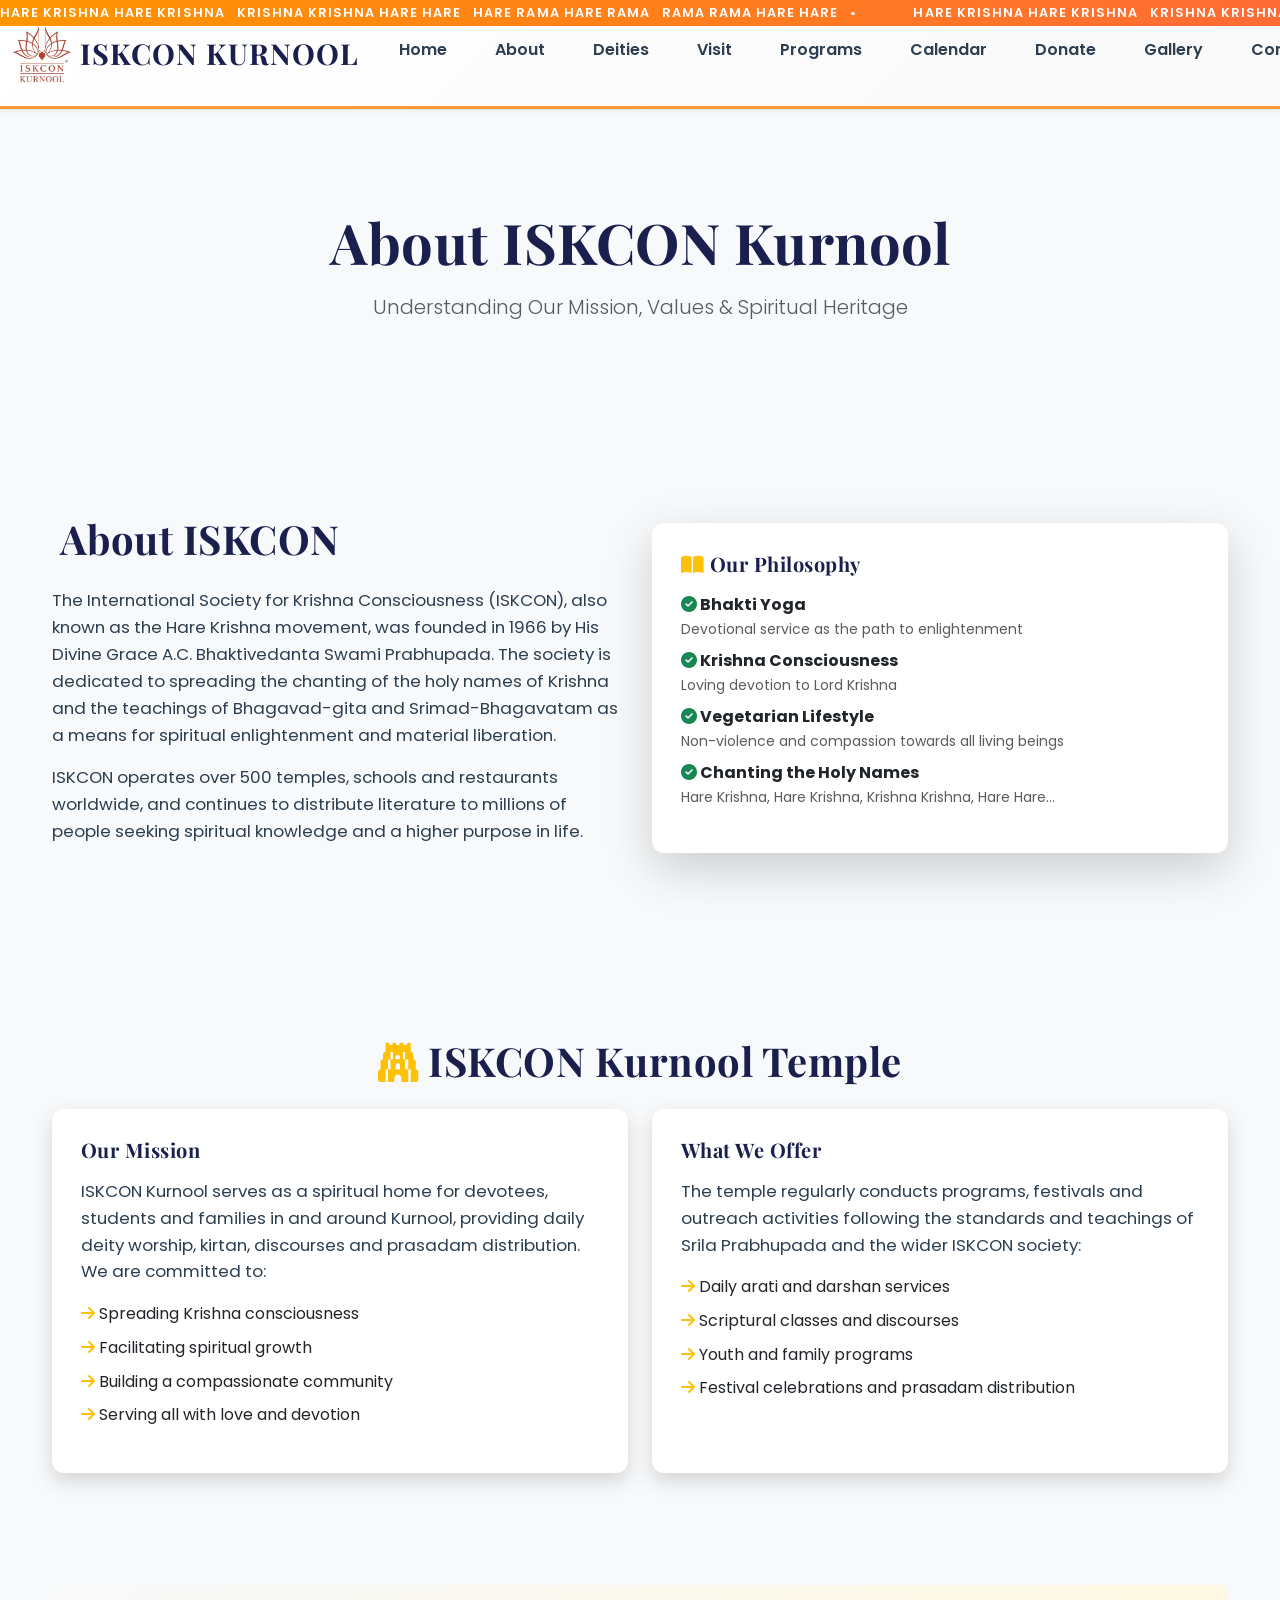
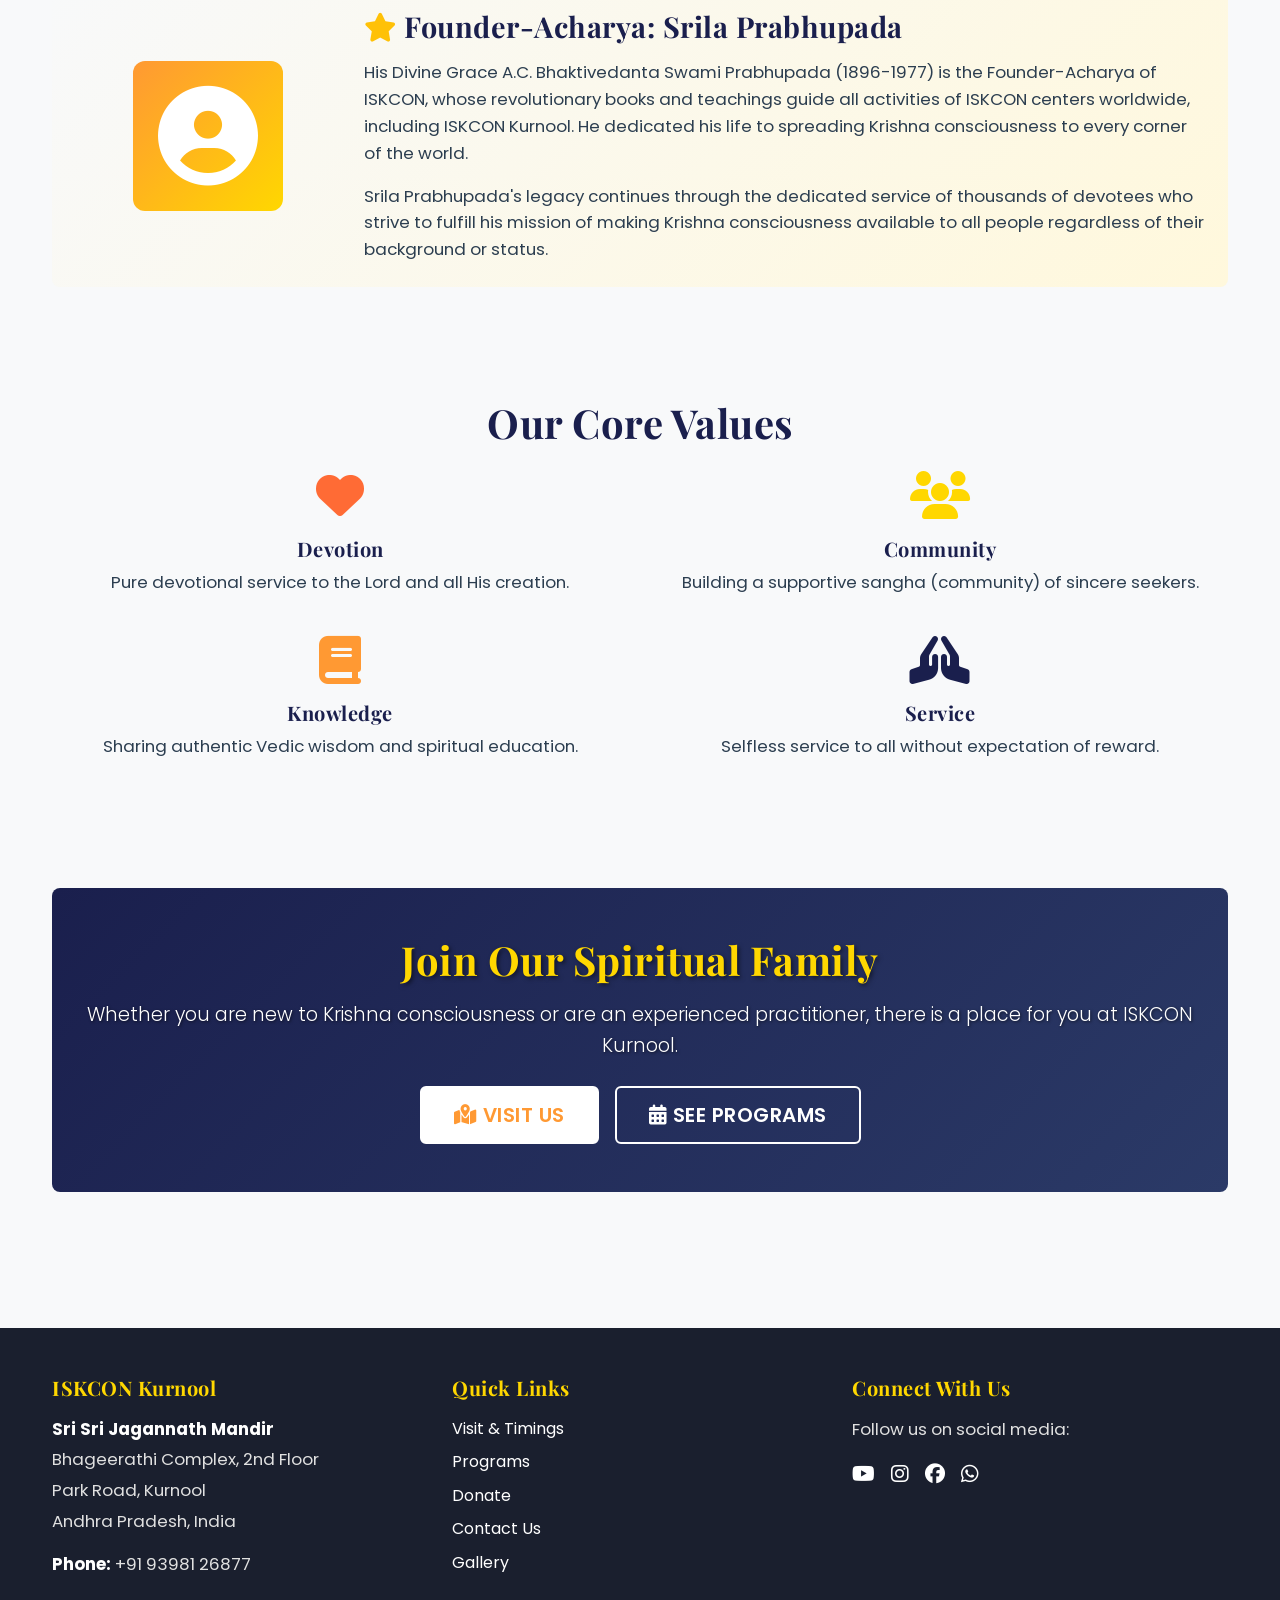
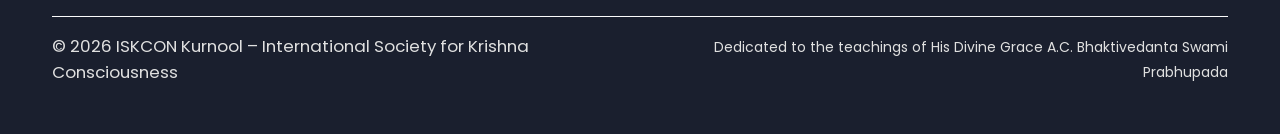
<file: about.html>
<!DOCTYPE html>
<html lang="en">
<head>
  <meta charset="UTF-8" />
  <meta name="viewport" content="width=device-width, initial-scale=1" />
  <title>About | ISKCON Kurnool</title>
  <link href="https://cdn.jsdelivr.net/npm/bootstrap@5.3.3/dist/css/bootstrap.min.css" rel="stylesheet" />
  <link href="https://cdnjs.cloudflare.com/ajax/libs/font-awesome/6.4.0/css/all.min.css" rel="stylesheet" />
  <link rel="stylesheet" href="assets/css/style.css" />
</head>
<body>
  <!-- Mahamantra marquee -->
  <div class="mantra-bar">
    <div class="mantra-track">
      <span>HARE KRISHNA HARE KRISHNA &nbsp; KRISHNA KRISHNA HARE HARE &nbsp; HARE RAMA HARE RAMA &nbsp; RAMA RAMA HARE HARE &nbsp; • &nbsp;</span>
      <span>HARE KRISHNA HARE KRISHNA &nbsp; KRISHNA KRISHNA HARE HARE &nbsp; HARE RAMA HARE RAMA &nbsp; RAMA RAMA HARE HARE &nbsp; • &nbsp;</span>
    </div>
  </div>

    <!-- Navbar -->
  <nav class="navbar navbar-expand-lg navbar-light bg-white shadow-sm fixed-top">
    <div class="container-fluid">
      <a class="navbar-brand fw-bold d-flex align-items-center" href="index.html">
        <img src="assets/images/iskcon_logo.jpeg" alt="ISKCON Kurnool Logo" style="height:60px;width:auto;margin-right:8px;margin-top:4px;display:block;">
        <span data-i18n="nav.brandName">ISKCON KURNOOL</span>
      </a>

      

      <button class="navbar-toggler" type="button" data-bs-toggle="collapse" data-bs-target="#mainNavbar">
        <span class="navbar-toggler-icon"></span>
      </button>

      <div class="collapse navbar-collapse" id="mainNavbar">
        <ul class="navbar-nav ms-auto mb-2 mb-lg-0">
          <li class="nav-item"><a class="nav-link" href="index.html" data-i18n="nav.home">Home</a></li>
          <li class="nav-item"><a class="nav-link" href="about.html" data-i18n="nav.about">About</a></li>
          <li class="nav-item"><a class="nav-link" href="deities.html" data-i18n="nav.deities">Deities</a></li>
          <li class="nav-item"><a class="nav-link" href="visit.html" data-i18n="nav.visit">Visit</a></li>
          <li class="nav-item"><a class="nav-link" href="programs.html" data-i18n="nav.programs">Programs</a></li>
          <li class="nav-item"><a class="nav-link" href="calendar.html" data-i18n="nav.calendar">Calendar</a></li>
          <li class="nav-item"><a class="nav-link" href="donate.html" data-i18n="nav.donate">Donate</a></li>
          <li class="nav-item"><a class="nav-link" href="gallery.html" data-i18n="nav.gallery">Gallery</a></li>
          <li class="nav-item"><a class="nav-link" href="contact.html" data-i18n="nav.contact">Contact</a></li>
          <!-- Language Buttons (Always Visible - Right Side) -->
      <div class="d-none d-lg-flex gap-2 ms-auto me-3">
        <button type="button" class="btn btn-sm btn-warning" onclick="changeLanguage('en')" title="English" style="font-weight: 600;">EN</button>
        <button type="button" class="btn btn-sm btn-warning" onclick="changeLanguage('te')" title="Telugu" style="font-weight: 600;">TE</button>
        <button type="button" class="btn btn-sm btn-warning" onclick="changeLanguage('hi')" title="Hindi" style="font-weight: 600;">HI</button>
      </div>
          <!-- Language Buttons for Mobile (in hamburger menu) -->
          <li class="nav-item d-lg-none mt-2">
            <div class="d-flex gap-2 justify-content-center">
              <button type="button" class="btn btn-sm btn-warning" onclick="changeLanguage('en')" style="font-weight: 600;">EN</button>
              <button type="button" class="btn btn-sm btn-warning" onclick="changeLanguage('te')" style="font-weight: 600;">TE</button>
              <button type="button" class="btn btn-sm btn-warning" onclick="changeLanguage('hi')" style="font-weight: 600;">HI</button>
            </div>
          </li>
        </ul>
      </div>
    </div>
  </nav>



  <main class="py-5">
    <div class="container py-4">
      <!-- Page Title -->
      <section class="mb-5 text-center">
        <h1 class="fw-bold mb-3" data-i18n="about.pageTitle">About ISKCON Kurnool</h1>
        <p class="lead text-muted" data-i18n="about.pageSubtitle">Understanding Our Mission, Values & Spiritual Heritage</p>
      </section>

      <!-- About ISKCON Section -->
      <section class="mb-5">
        <div class="row align-items-center g-4">
          <div class="col-lg-6">
            <h2 class="fw-bold mb-4">
              <i class="fas fa-lotus text-warning"></i> <span data-i18n="about.aboutISKCON">About ISKCON</span>
            </h2>
            <p class="mb-3" data-i18n="about.text1">
              The International Society for Krishna Consciousness (ISKCON), also known as the Hare Krishna movement,
              was founded in 1966 by His Divine Grace A.C. Bhaktivedanta Swami Prabhupada. The society is dedicated
              to spreading the chanting of the holy names of Krishna and the teachings of Bhagavad-gita and
              Srimad-Bhagavatam as a means for spiritual enlightenment and material liberation.
            </p>
            <p class="mb-3" data-i18n="about.text2">
              ISKCON operates over 500 temples, schools and restaurants worldwide, and continues to distribute
              literature to millions of people seeking spiritual knowledge and a higher purpose in life.
            </p>
          </div>
          <div class="col-lg-6">
            <div class="card shadow-lg border-0" style="border-top: 4px solid #FF9933;">
              <div class="card-body">
                <h5 class="card-title fw-bold mb-3">
                  <i class="fas fa-book-open text-warning"></i> <span data-i18n="about.ourPhilosophy">Our Philosophy</span>
                </h5>
                <ul class="list-unstyled">
                  <li class="mb-2">
                    <strong><i class="fas fa-check-circle text-success"></i> <span data-i18n="about.bhaktiYoga">Bhakti Yoga</span></strong>
                    <small class="d-block text-muted" data-i18n="about.bhaktiYogaDesc">Devotional service as the path to enlightenment</small>
                  </li>
                  <li class="mb-2">
                    <strong><i class="fas fa-check-circle text-success"></i> <span data-i18n="about.krishnaConsciousness">Krishna Consciousness</span></strong>
                    <small class="d-block text-muted" data-i18n="about.krishnaConsciousnessDesc">Loving devotion to Lord Krishna</small>
                  </li>
                  <li class="mb-2">
                    <strong><i class="fas fa-check-circle text-success"></i> <span data-i18n="about.vegetarian">Vegetarian Lifestyle</span></strong>
                    <small class="d-block text-muted" data-i18n="about.vegetarianDesc">Non-violence and compassion towards all living beings</small>
                  </li>
                  <li>
                    <strong><i class="fas fa-check-circle text-success"></i> <span data-i18n="about.chanting">Chanting the Holy Names</span></strong>
                    <small class="d-block text-muted" data-i18n="about.chantingDesc">Hare Krishna, Hare Krishna, Krishna Krishna, Hare Hare...</small>
                  </li>
                </ul>
              </div>
            </div>
          </div>
        </div>
      </section>
      <!-- ISKCON Kurnool Section -->
      <section class="mb-5">
        <h2 class="fw-bold mb-4 text-center">
          <i class="fas fa-gopuram text-warning"></i> <span data-i18n="about.iskconKurnoolTemple">ISKCON Kurnool Temple</span>
        </h2>
        <div class="row g-4">
          <div class="col-lg-6">
            <div class="card h-100 shadow-md border-0">
              <div class="card-body">
                <h5 class="card-title fw-bold mb-3" data-i18n="about.ourMission">Our Mission</h5>
                <p class="mb-3" data-i18n="about.missionText">
                  ISKCON Kurnool serves as a spiritual home for devotees, students and families in and around Kurnool,
                  providing daily deity worship, kirtan, discourses and prasadam distribution. We are committed to:
                </p>
                <ul class="list-unstyled">
                  <li class="mb-2"><i class="fas fa-arrow-right text-warning"></i> <span data-i18n="about.mission1">Spreading Krishna consciousness</span></li>
                  <li class="mb-2"><i class="fas fa-arrow-right text-warning"></i> <span data-i18n="about.mission2">Facilitating spiritual growth</span></li>
                  <li class="mb-2"><i class="fas fa-arrow-right text-warning"></i> <span data-i18n="about.mission3">Building a compassionate community</span></li>
                  <li><i class="fas fa-arrow-right text-warning"></i> <span data-i18n="about.mission4">Serving all with love and devotion</span></li>
                </ul>
              </div>
            </div>
          </div>
          <div class="col-lg-6">
            <div class="card h-100 shadow-md border-0">
              <div class="card-body">
                <h5 class="card-title fw-bold mb-3" data-i18n="about.whatWeOffer">What We Offer</h5>
                <p class="mb-3" data-i18n="about.offerText">
                  The temple regularly conducts programs, festivals and outreach activities following the standards
                  and teachings of Srila Prabhupada and the wider ISKCON society:
                </p>
                <ul class="list-unstyled">
                  <li class="mb-2"><i class="fas fa-arrow-right text-warning"></i> <span data-i18n="about.offer1">Daily arati and darshan services</span></li>
                  <li class="mb-2"><i class="fas fa-arrow-right text-warning"></i> <span data-i18n="about.offer2">Scriptural classes and discourses</span></li>
                  <li class="mb-2"><i class="fas fa-arrow-right text-warning"></i> <span data-i18n="about.offer3">Youth and family programs</span></li>
                  <li><i class="fas fa-arrow-right text-warning"></i> <span data-i18n="about.offer4">Festival celebrations and prasadam distribution</span></li>
                </ul>
              </div>
            </div>
          </div>
        </div>
      </section>
      <!-- Founder-Acharya Section -->
      <section class="py-4 px-4 bg-light rounded-3 mb-5">
        <div class="row align-items-center g-4">
          <div class="col-lg-3 text-center">
            <div style="width: 150px; height: 150px; margin: 0 auto; background: linear-gradient(135deg, #FF9933, #FFD700); border-radius: 12px; display: flex; align-items: center; justify-content: center;">
              <i class="fas fa-user-circle" style="font-size: 100px; color: white;"></i>
            </div>
          </div>
          <div class="col-lg-9">
            <h3 class="fw-bold mb-3">
              <i class="fas fa-star text-warning"></i> <span data-i18n="about.founderAcharya">Founder-Acharya: Srila Prabhupada</span>
            </h3>
            <p class="mb-3" data-i18n="about.prabhuppadaBio">
              His Divine Grace A.C. Bhaktivedanta Swami Prabhupada (1896-1977) is the Founder-Acharya of ISKCON,
              whose revolutionary books and teachings guide all activities of ISKCON centers worldwide, including
              ISKCON Kurnool. He dedicated his life to spreading Krishna consciousness to every corner of the world.
            </p>
            <p class="mb-0" data-i18n="about.prabhupadaLegacy">
              Srila Prabhupada's legacy continues through the dedicated service of thousands of devotees who strive
              to fulfill his mission of making Krishna consciousness available to all people regardless of their
              background or status.
            </p>
          </div>
        </div>
      </section>

      <!-- Values Section -->
     <section class="mb-5">
  <h2 class="fw-bold mb-4 text-center" data-i18n="about.coreValues">Our Core Values</h2>
  <div class="row g-4">
    <div class="col-md-6">  <!-- CHANGED TO col-md-6 -->
      <div class="text-center">
        <div class="mb-3">
          <i class="fas fa-heart" style="font-size: 3rem; color: #FF6B35;"></i>
        </div>
        <h5 class="fw-bold" data-i18n="about.value1Title">Devotion</h5>
        <p data-i18n="about.value1Desc">Pure devotional service to the Lord and all His creation.</p>
      </div>
    </div>

    <div class="col-md-6">  <!-- CHANGED TO col-md-6 -->
      <div class="text-center">
        <div class="mb-3">
          <i class="fas fa-users" style="font-size: 3rem; color: #FFD700;"></i>
        </div>
        <h5 class="fw-bold" data-i18n="about.value2Title">Community</h5>
        <p data-i18n="about.value2Desc">Building a supportive sangha (community) of sincere seekers.</p>
      </div>
    </div>

    <div class="col-md-6">  <!-- CHANGED TO col-md-6 -->
      <div class="text-center">
        <div class="mb-3">
          <i class="fas fa-book" style="font-size: 3rem; color: #FF9933;"></i>
        </div>
        <h5 class="fw-bold" data-i18n="about.value3Title">Knowledge</h5>
        <p data-i18n="about.value3Desc">Sharing authentic Vedic wisdom and spiritual education.</p>
      </div>
    </div>

    <div class="col-md-6">  <!-- CHANGED TO col-md-6 -->
      <div class="text-center">
        <div class="mb-3">
          <i class="fas fa-hands-praying" style="font-size: 3rem; color: #1a1f4d;"></i>
        </div>
        <h5 class="fw-bold" data-i18n="about.value4Title">Service</h5>
        <p data-i18n="about.value4Desc">Selfless service to all without expectation of reward.</p>
      </div>
    </div>
  </div>
</section>


      <!-- Call to Action -->
<section class="py-5 rounded-3 text-center" style="background: linear-gradient(135deg, #1a1f4d 0%, #2b3a67 100%);">
  <h2 class="fw-bold mb-3" style="color: #FFD700; text-shadow: 2px 2px 4px rgba(0,0,0,0.5);" data-i18n="about.ctaTitle">Join Our Spiritual Family</h2>
  <p class="mb-4 lead" style="color: #ffffff; text-shadow: 1px 1px 3px rgba(0,0,0,0.6); font-size: 1.2rem;" data-i18n="about.ctaText">
    Whether you are new to Krishna consciousness or an experienced practitioner, there is a place for you at ISKCON Kurnool.
  </p>
        <div class="d-flex gap-3 justify-content-center flex-wrap">
          <a href="visit.html" class="btn btn-light btn-lg">
            <i class="fas fa-map-location-dot"></i> <span data-i18n="about.ctaVisitBtn">Visit Us</span>
          </a>
          <a href="programs.html" class="btn btn-outline-light btn-lg">
            <i class="fas fa-calendar-days"></i> <span data-i18n="about.ctaProgramsBtn">See Programs</span>
          </a>
        </div>
      </section>
    </div>
  </main>
  <!-- Footer -->
  <footer class="py-5 bg-dark text-light">
    <div class="container">
      <div class="row g-4 mb-4">
        <div class="col-md-4">
          <h5 class="fw-bold mb-3" data-i18n="footer.title">ISKCON Kurnool</h5>
          <p class="mb-1"><strong data-i18n="footer.subtitle">Sri Sri Jagannath Mandir</strong></p>
          <p class="mb-1" data-i18n="footer.address1">Bhageerathi Complex, 2nd Floor</p>
          <p class="mb-1" data-i18n="footer.address2">Park Road, Kurnool</p>
          <p class="mb-3" data-i18n="footer.address3">Andhra Pradesh, India</p>
          <p class="mb-0"><strong data-i18n="footer.phoneLabel">Phone:</strong> +91 93981 26877</p>
        </div>
        <div class="col-md-4">
          <h5 class="fw-bold mb-3" data-i18n="footer.quickLinks">Quick Links</h5>
          <ul class="list-unstyled">
            <li class="mb-2"><a href="visit.html" class="text-decoration-none text-light" data-i18n="footer.link1">Visit & Timings</a></li>
            <li class="mb-2"><a href="programs.html" class="text-decoration-none text-light" data-i18n="footer.link2">Programs</a></li>
            <li class="mb-2"><a href="donate.html" class="text-decoration-none text-light" data-i18n="footer.link3">Donate</a></li>
            <li class="mb-2"><a href="contact.html" class="text-decoration-none text-light" data-i18n="footer.link4">Contact Us</a></li>
            <li><a href="gallery.html" class="text-decoration-none text-light" data-i18n="footer.link5">Gallery</a></li>
          </ul>
        </div>
        <div class="col-md-4">
          <h5 class="fw-bold mb-3" data-i18n="footer.connect">Connect With Us</h5>
          <p class="mb-3" data-i18n="footer.followText">Follow us on social media:</p>
          <div class="d-flex gap-3">
            <a href="https://www.youtube.com/@iskconkurnool" class="text-light fs-5" title="YouTube" target="_blank" rel="noopener noreferrer"><i class="fab fa-youtube"></i></a>
            <a href="https://www.instagram.com/iskcon_kurnool/" class="text-light fs-5" title="Instagram" target="_blank" rel="noopener noreferrer"><i class="fab fa-instagram"></i></a>
            <a href="https://www.facebook.com/IskconKurnool" class="text-light fs-5" title="Facebook" target="_blank" rel="noopener noreferrer"><i class="fab fa-facebook"></i></a>
            <a href="https://wa.me/919398126877" class="text-light fs-5" title="WhatsApp" target="_blank" rel="noopener noreferrer"><i class="fab fa-whatsapp"></i></a>
          </div>
        </div>
      </div>
      <hr class="bg-light">
      <div class="row align-items-center">
        <div class="col-md-6">
          <p class="mb-0" data-i18n="footer.copyright">© <span id="year"></span> ISKCON Kurnool – International Society for Krishna Consciousness</p>
        </div>
        <div class="col-md-6 text-md-end">
          <small data-i18n="footer.dedication">Dedicated to the teachings of His Divine Grace A.C. Bhaktivedanta Swami Prabhupada</small>
        </div>
      </div>
    </div>
  </footer>
  <script src="https://cdn.jsdelivr.net/npm/bootstrap@5.3.3/dist/js/bootstrap.bundle.min.js"></script>
  <script>
    document.getElementById('year').textContent = new Date().getFullYear();
  </script>

  <!-- Multilingual Translation Script -->
  <script>
    const defaultLang = 'en';
    let translationsCache = {};

    async function loadTranslations(lang) {
      try {
        console.log('Loading language:', lang);
        
        if (translationsCache[lang]) {
          applyTranslations(translationsCache[lang]);
          localStorage.setItem('lang', lang);
          console.log('Translations applied from cache:', lang);
          return;
        }

        const response = await fetch(`assets/lang/${lang}.json`);
        
        if (!response.ok) {
          console.error(`Failed to load ${lang}.json - Status: ${response.status}`);
          alert(`Language file not found: assets/lang/${lang}.json`);
          return;
        }

        const translations = await response.json();
        translationsCache[lang] = translations;
        
        applyTranslations(translations);
        localStorage.setItem('lang', lang);
        
        console.log(`✅ Successfully loaded and applied ${lang} translations`);
      } catch (e) {
        console.error('Translation load error:', e);
        alert('Error loading translations. Check console for details.');
      }
    }

    function applyTranslations(translations) {
      document.querySelectorAll('[data-i18n]').forEach(el => {
        const key = el.getAttribute('data-i18n');
        const text = translations[key];
        
        if (!text) {
          console.warn(`Missing translation key: ${key}`);
          return;
        }

        const tag = el.tagName.toLowerCase();
        if (tag === 'input' || tag === 'textarea') {
          el.placeholder = text;
        } else {
          el.textContent = text;
        }
      });
    }

    function changeLanguage(lang) {
      console.log('changeLanguage called with:', lang);
      loadTranslations(lang);
    }

    document.addEventListener('DOMContentLoaded', () => {
      const saved = localStorage.getItem('lang') || defaultLang;
      console.log('Page loaded. Saved language:', saved);
      loadTranslations(saved);
    });
  </script>
</body>
</html>
</file>
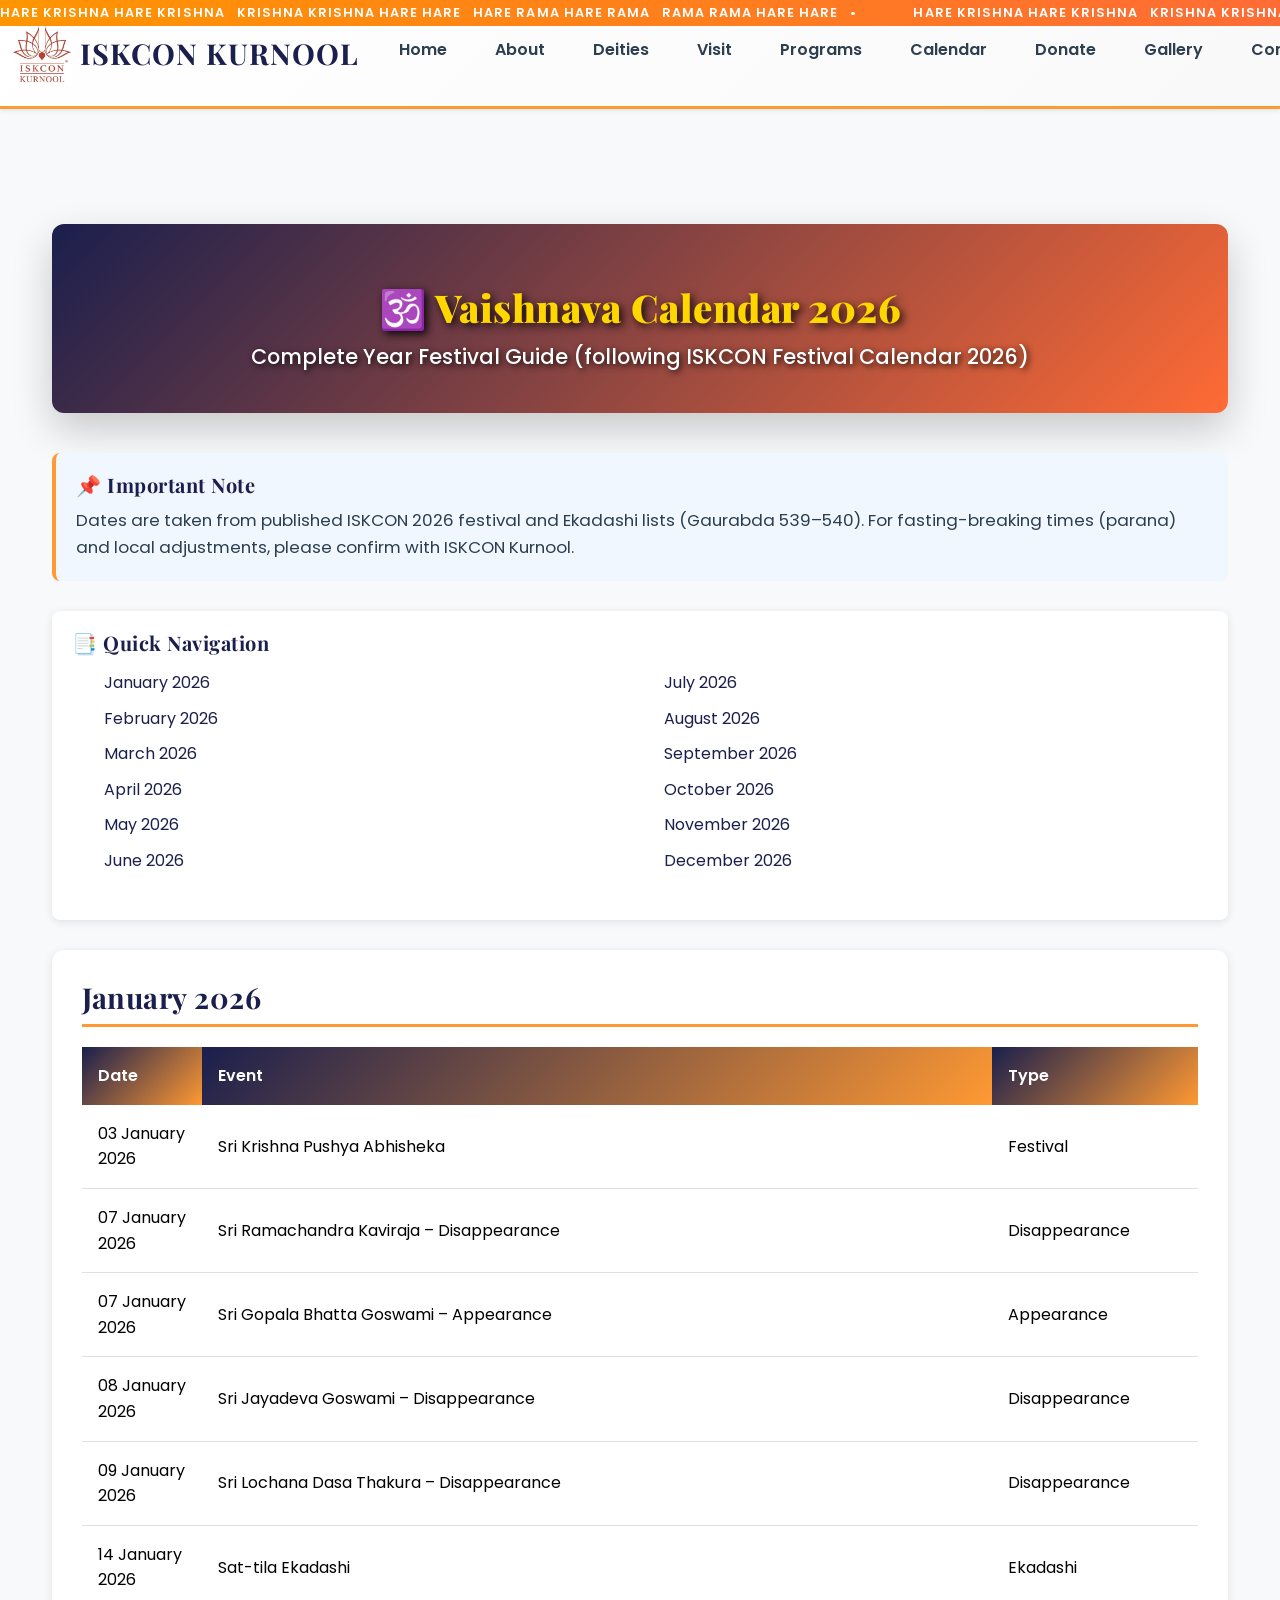
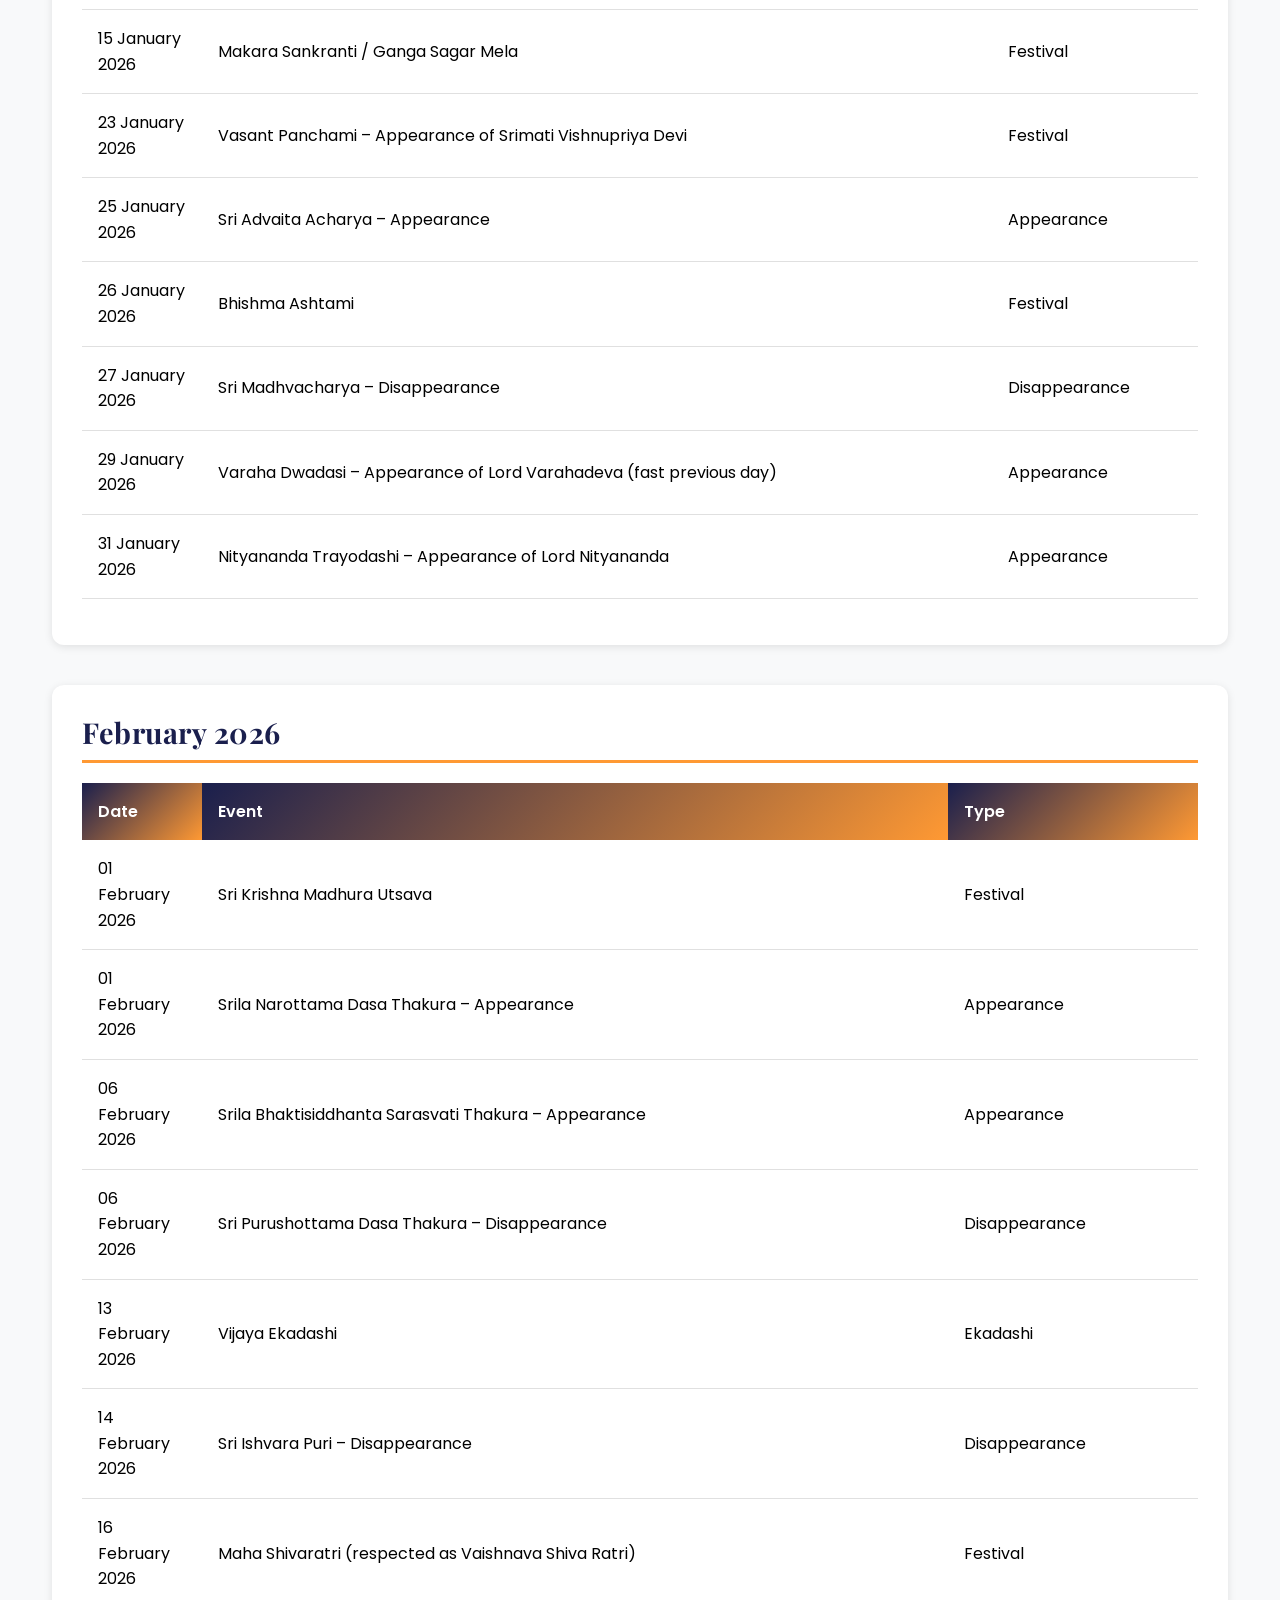
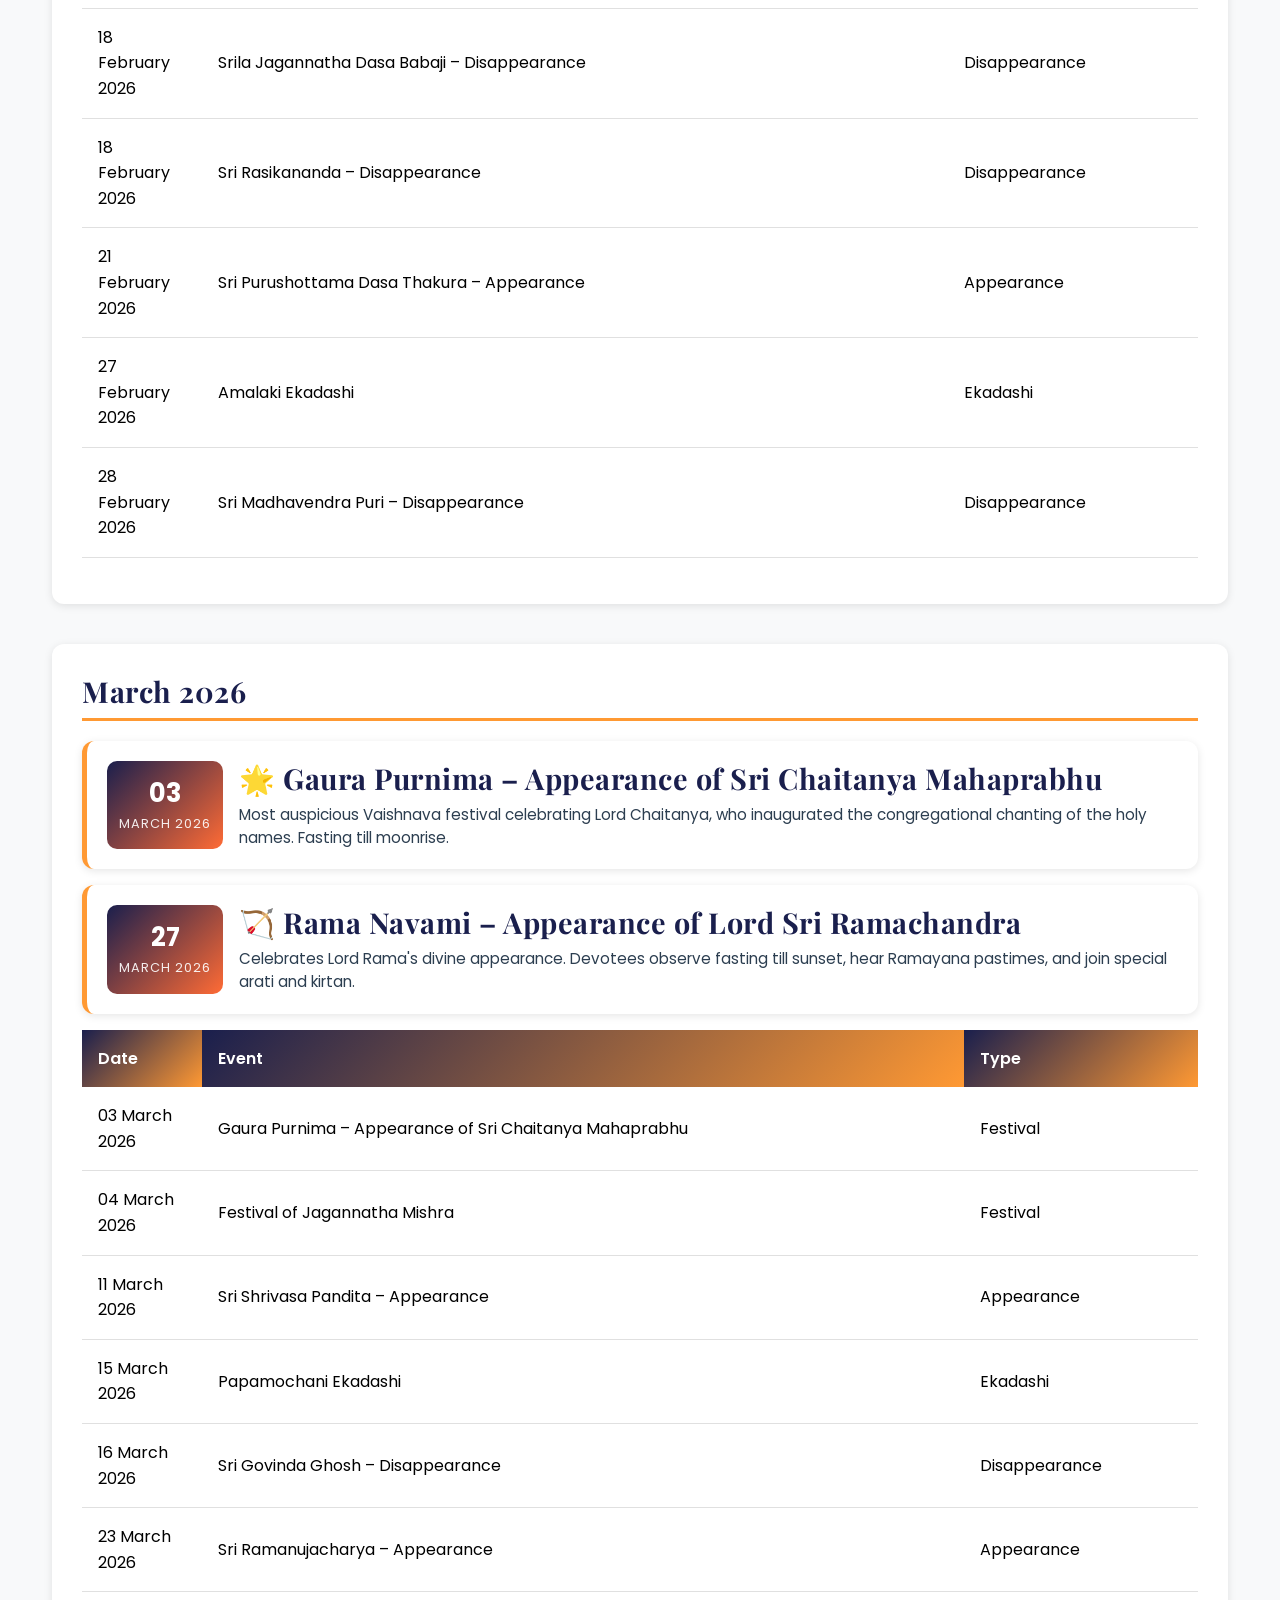
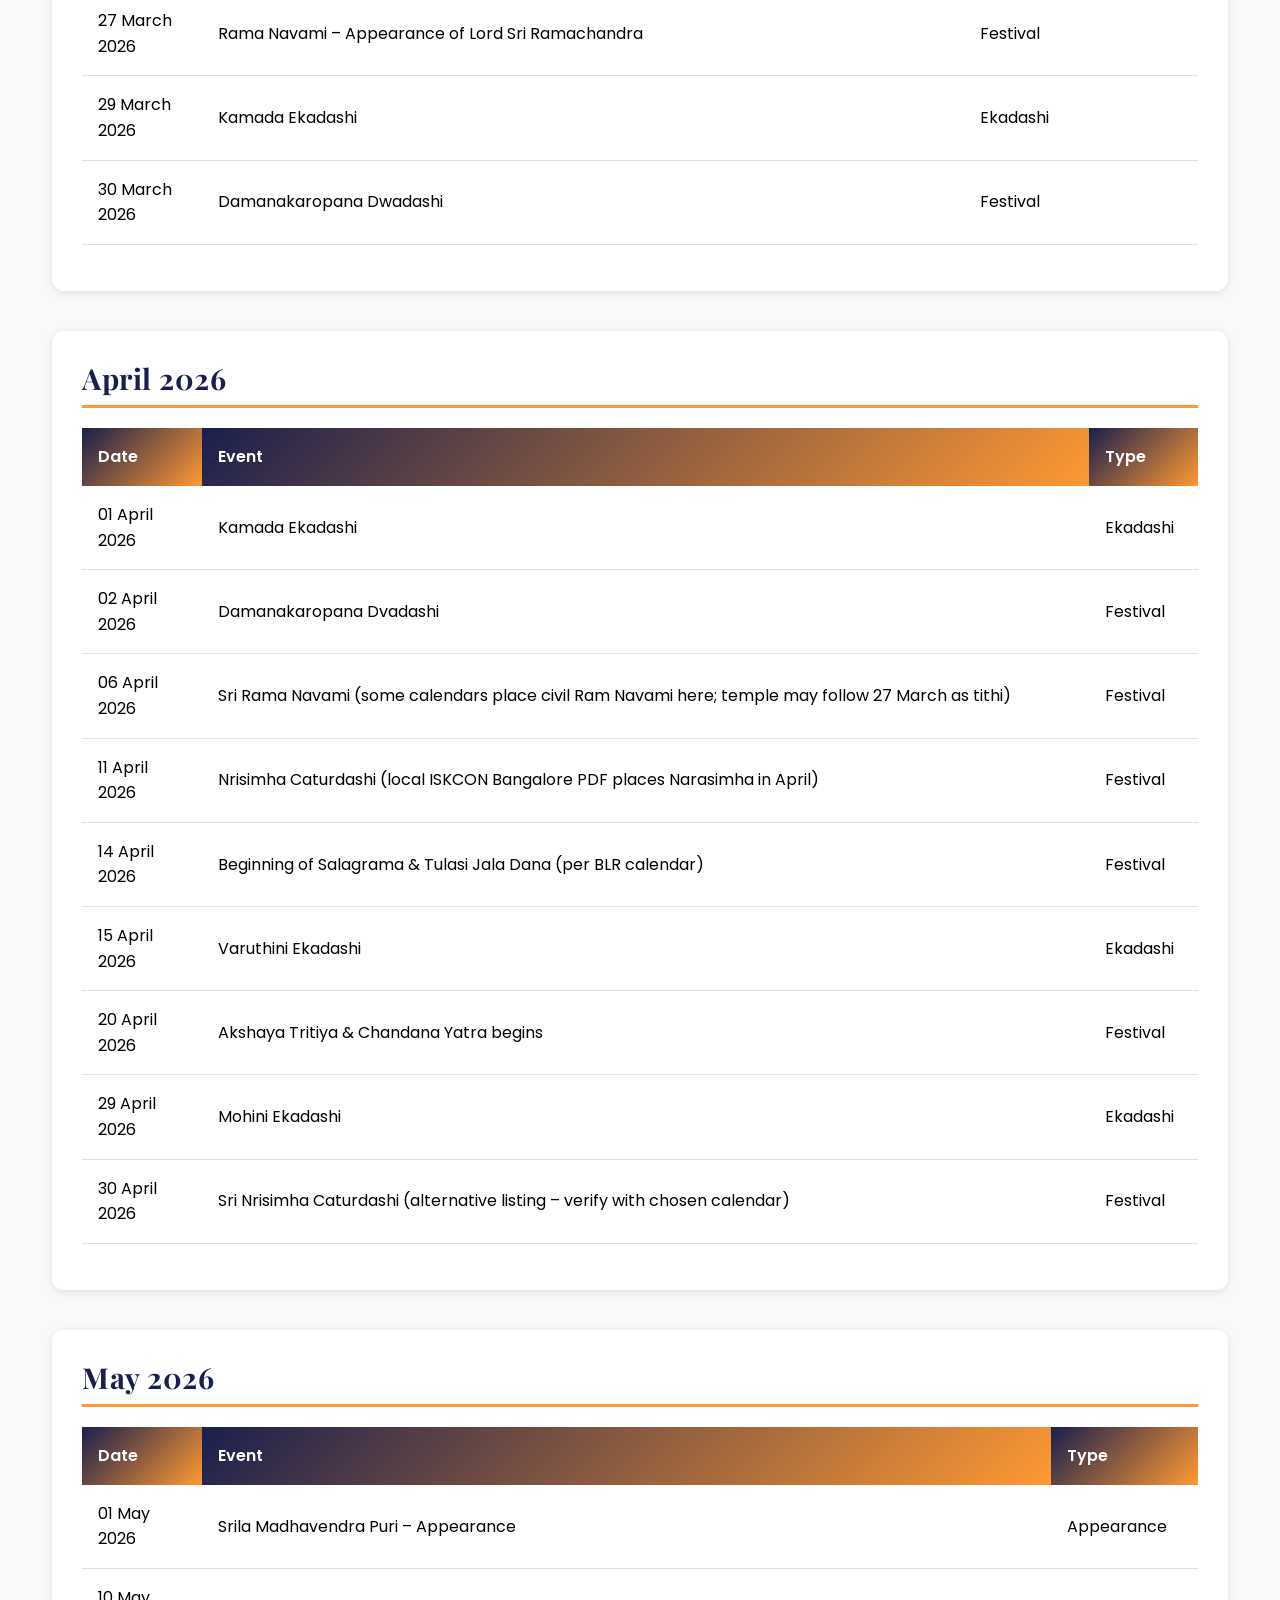
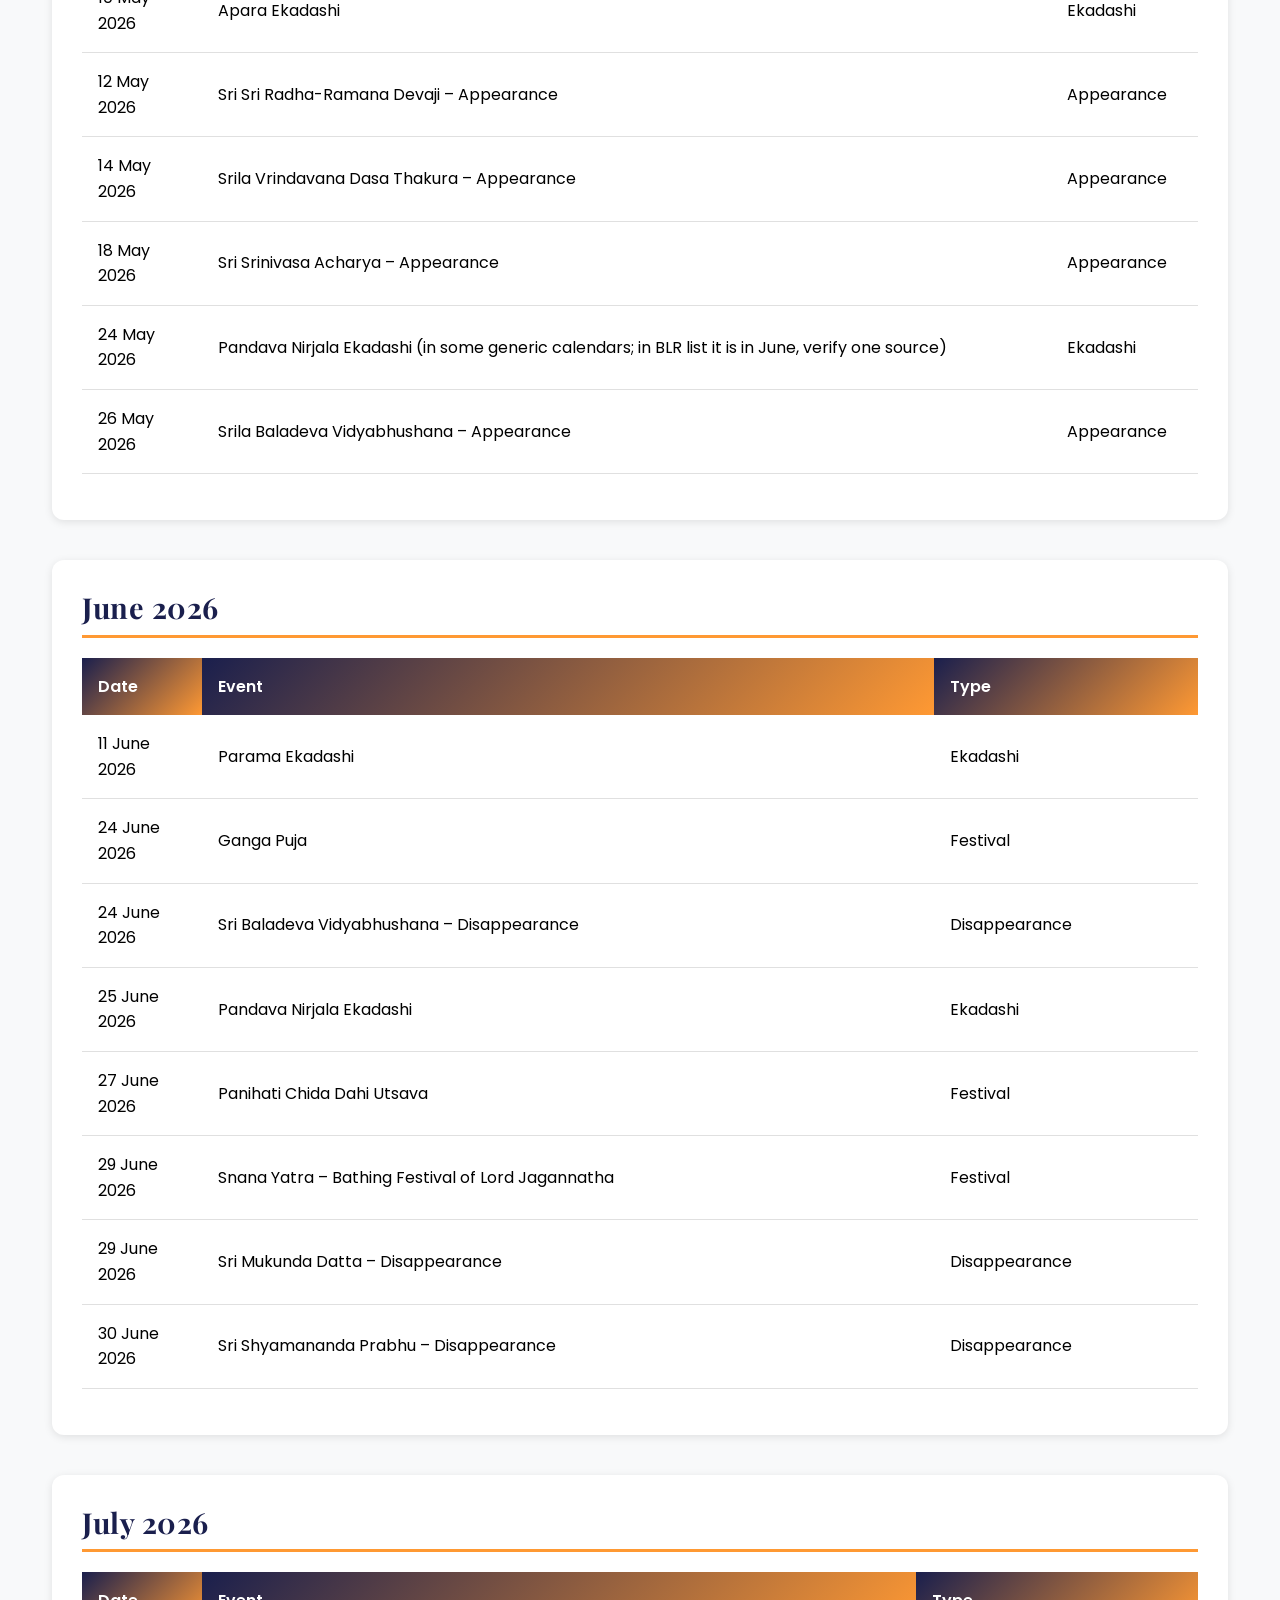
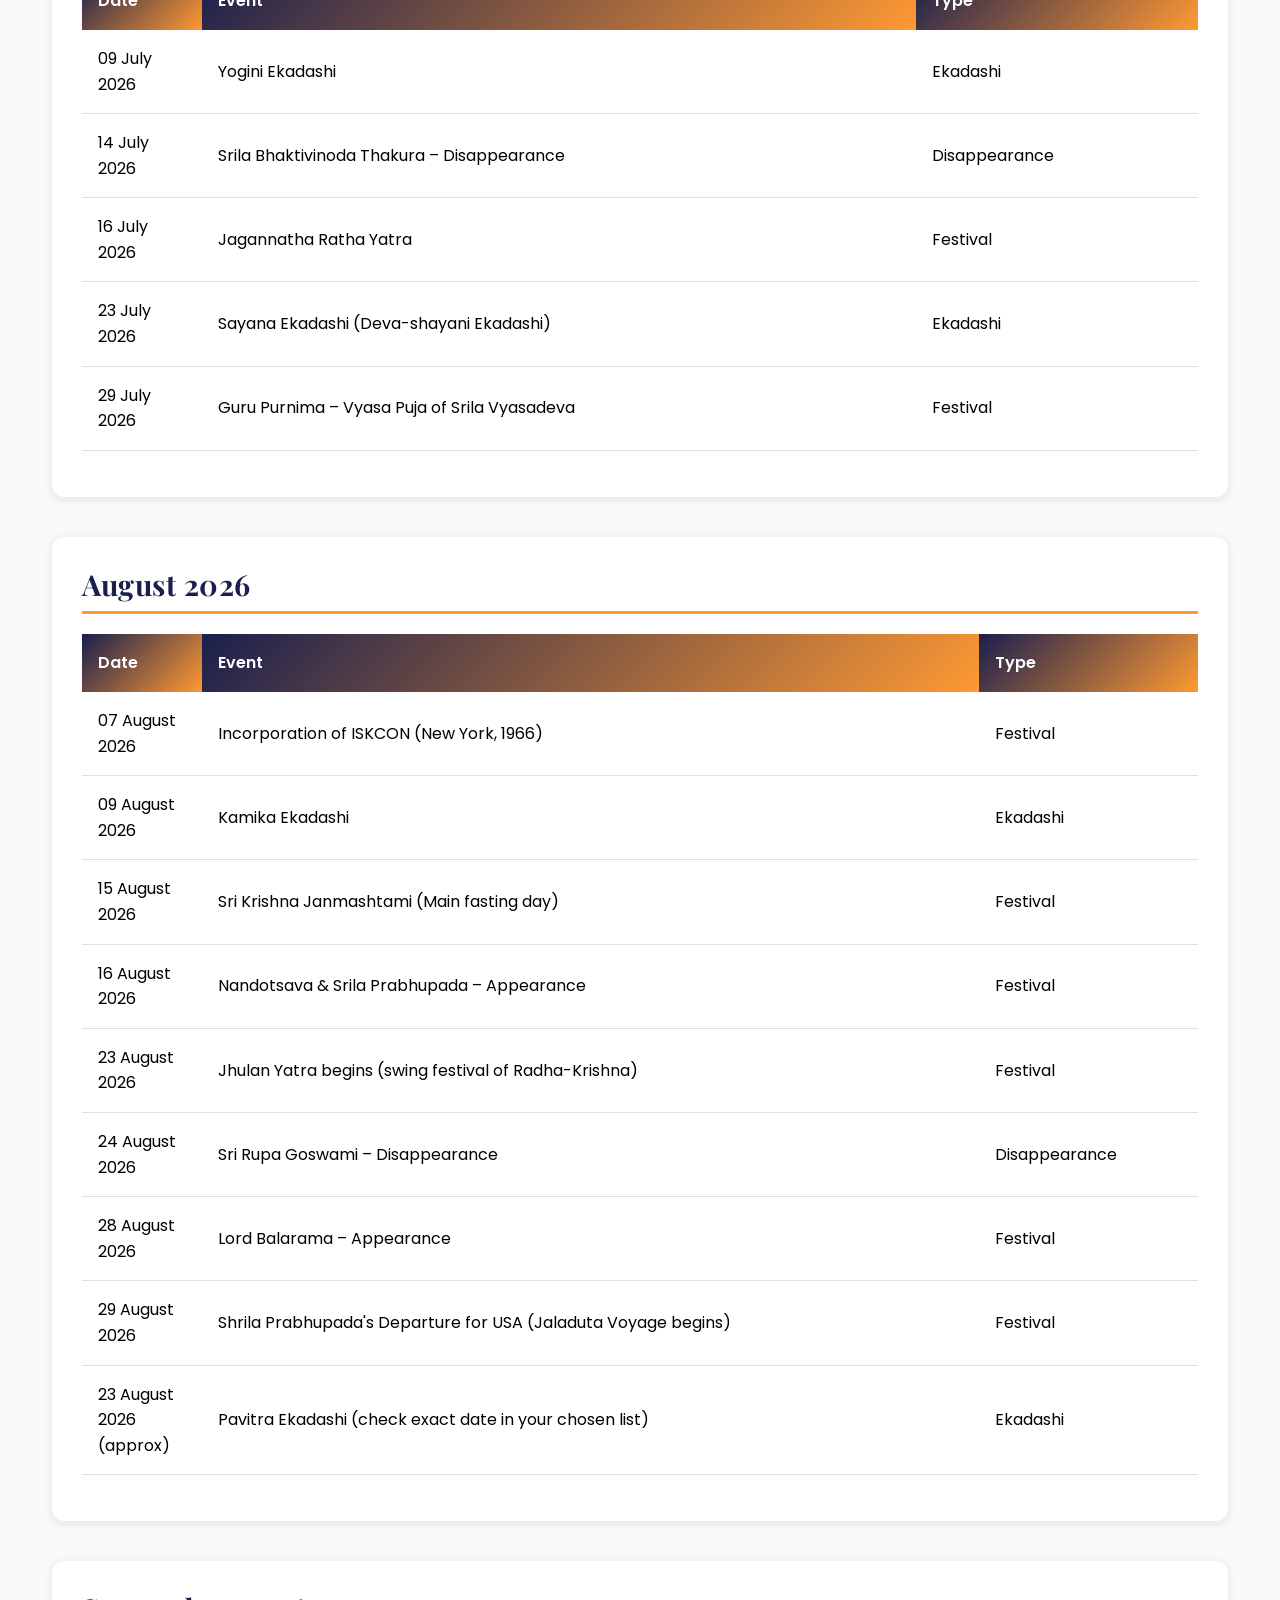
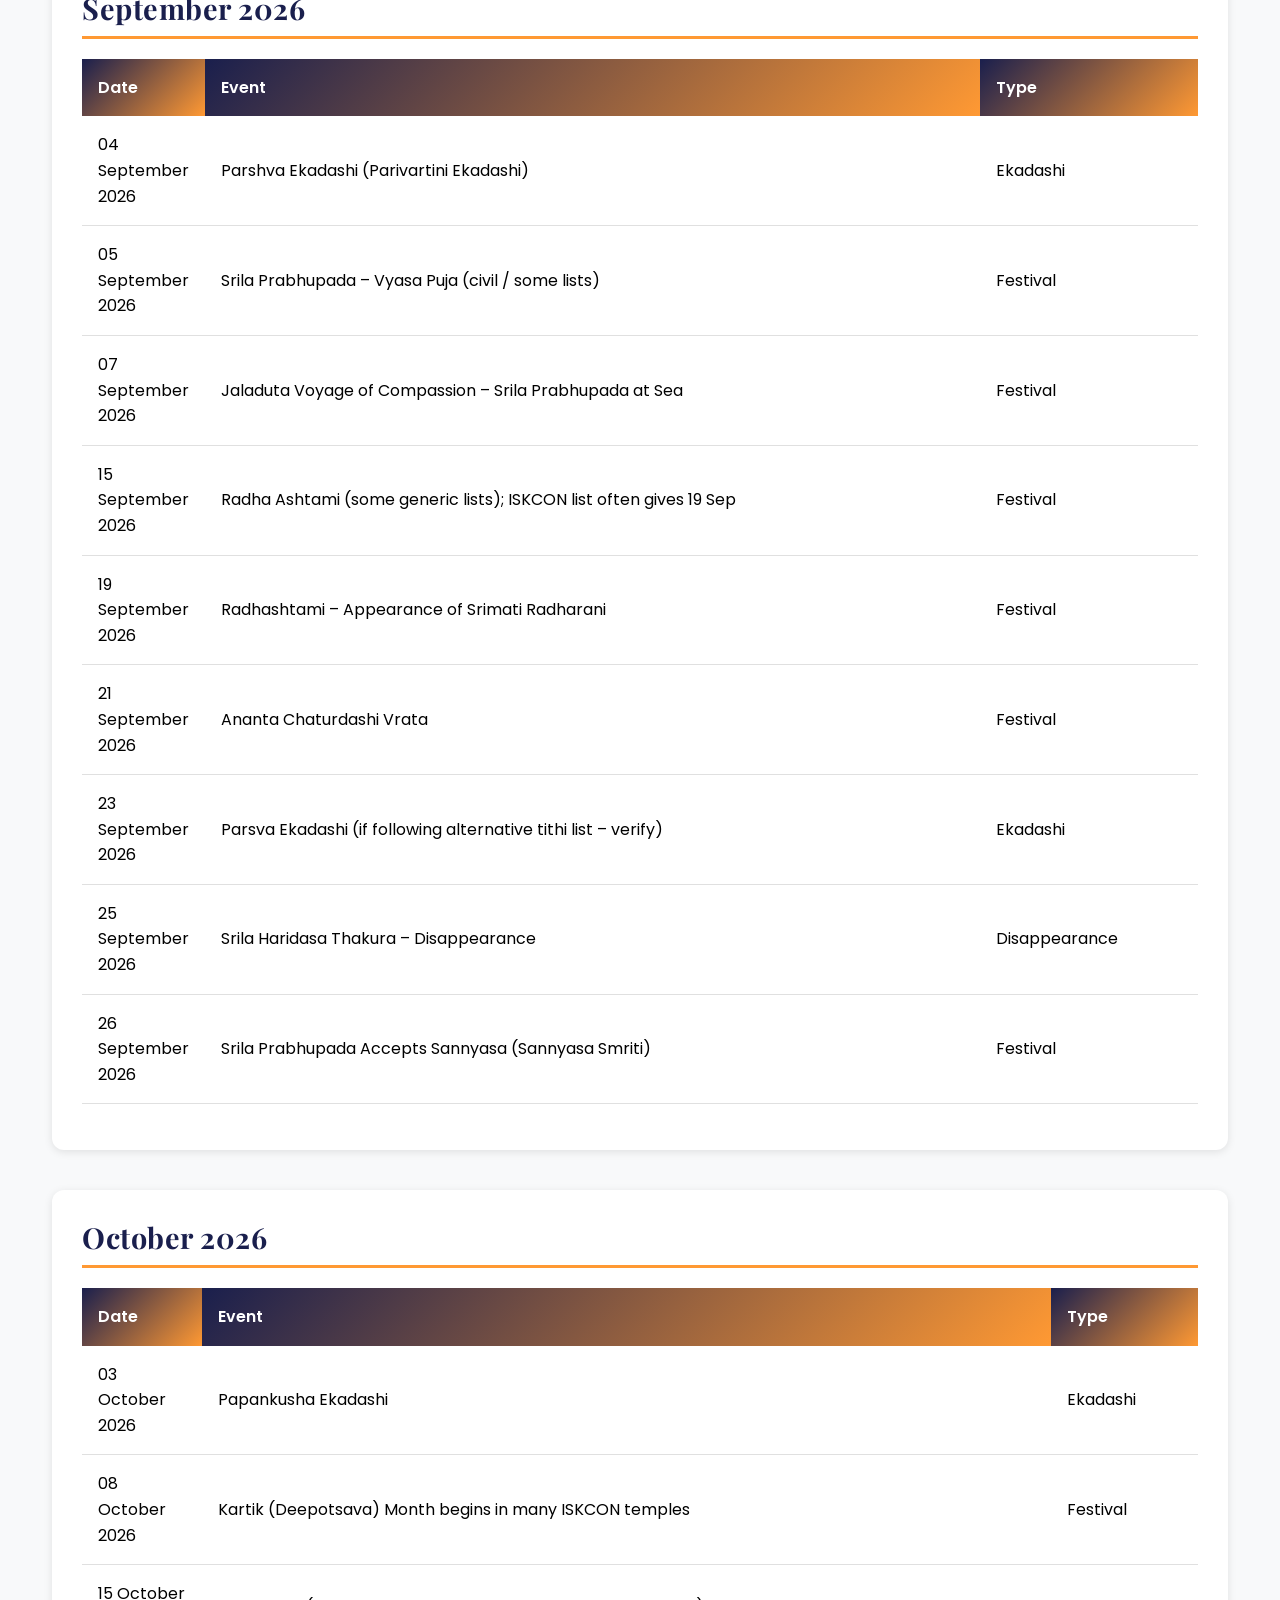
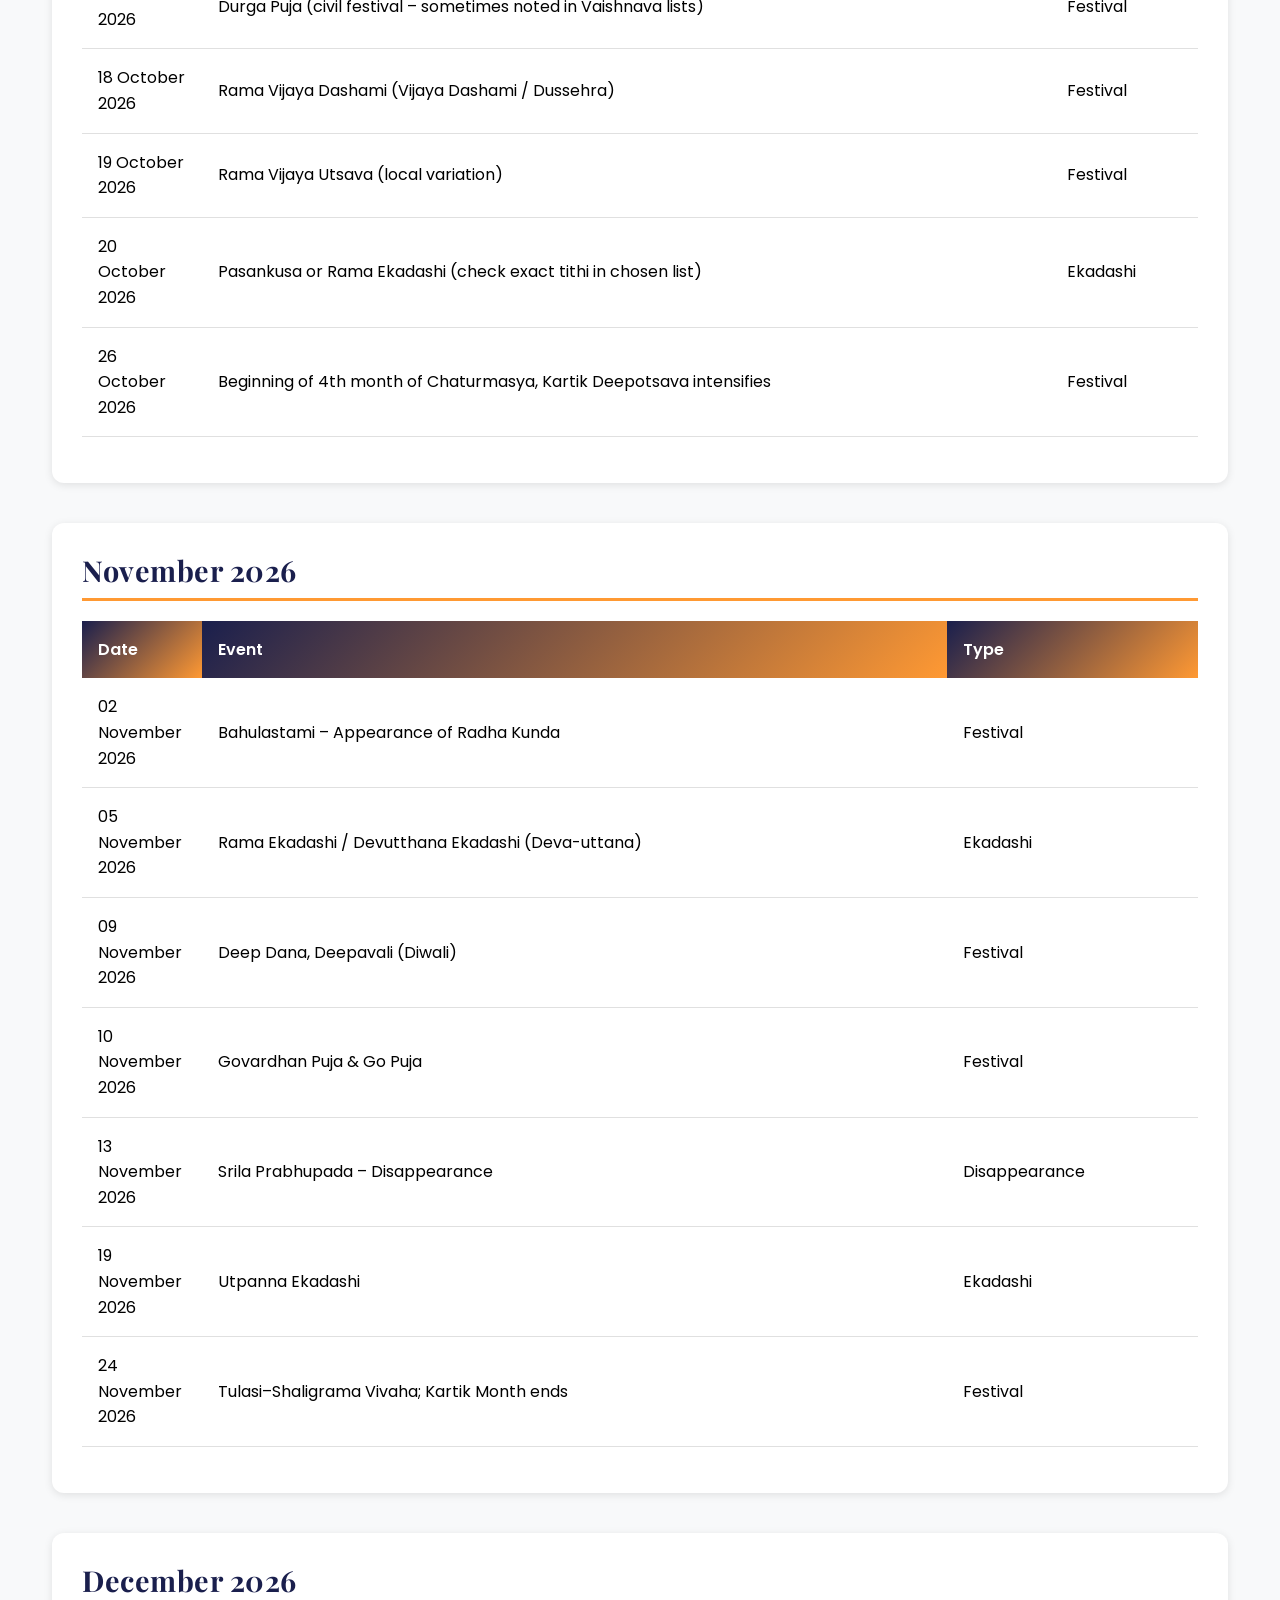
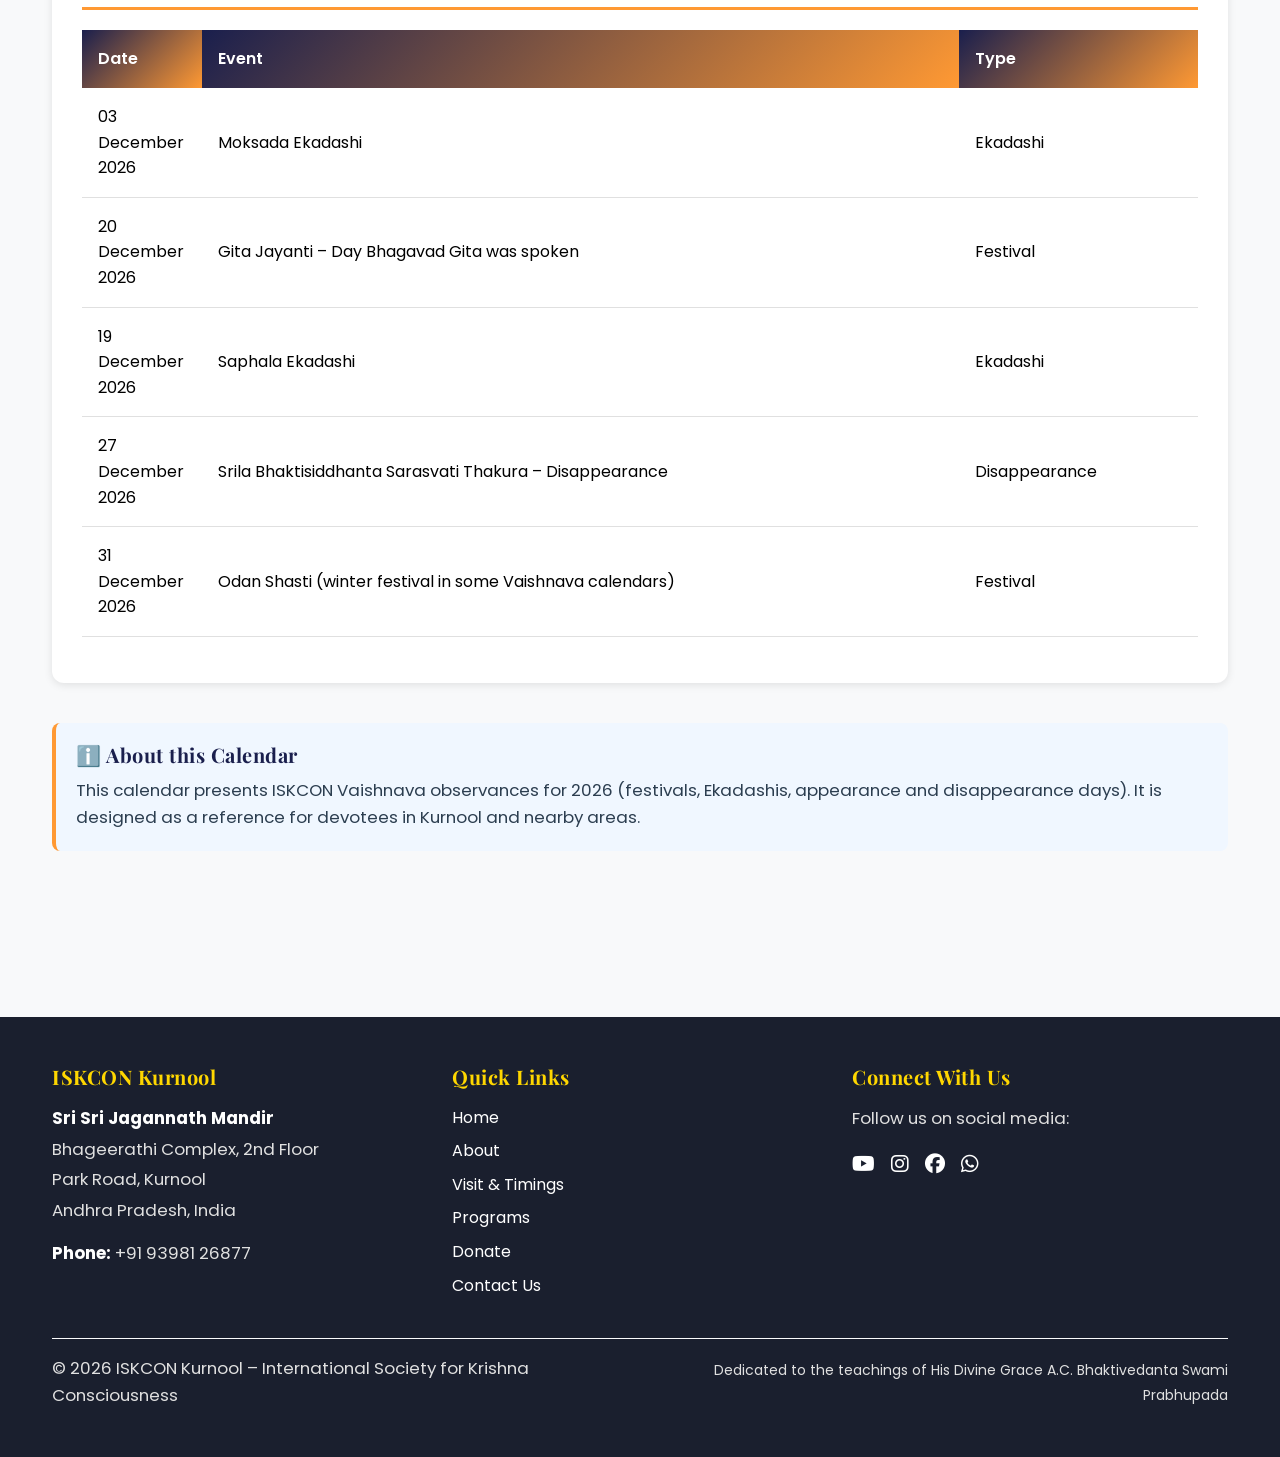
<file: calendar.html>
<!DOCTYPE html>
<html lang="en">
<head>
  <meta charset="UTF-8" />
  <meta name="viewport" content="width=device-width, initial-scale=1" />
  <title>Complete Vaishnava Calendar 2026 | ISKCON Kurnool</title>

  <!-- Bootstrap & Icons -->
  <link href="https://cdn.jsdelivr.net/npm/bootstrap@5.3.3/dist/css/bootstrap.min.css" rel="stylesheet" />
  <link href="https://cdnjs.cloudflare.com/ajax/libs/font-awesome/6.4.0/css/all.min.css" rel="stylesheet" />

  <!-- Same global stylesheet as other pages -->
  <link rel="stylesheet" href="assets/css/style.css" />

  <!-- Page-specific styles -->
  <style>
    .calendar-header {
      text-align: center;
      padding: 60px 20px 40px;
      background: linear-gradient(135deg, var(--primary-blue) 0%, var(--accent-orange) 100%);
      color: var(--primary-white);
      margin-bottom: 40px;
      border-radius: 12px;
      box-shadow: var(--shadow-lg);
    }

    .calendar-header h1 {
      font-size: 2.4rem;
      margin-bottom: 10px;
      font-weight: 900;
    }

    .calendar-header p {
      font-size: 1.1rem;
      opacity: 0.95;
      margin-bottom: 0;
    }

    .month-section {
      margin-bottom: 40px;
      padding: 30px;
      background: #ffffff;
      border-radius: 12px;
      box-shadow: var(--shadow-sm);
      transition: box-shadow 0.3s ease;
    }

    .month-section:hover {
      box-shadow: var(--shadow-md);
    }

    .month-title {
      color: var(--primary-blue);
      font-size: 1.8rem;
      font-weight: 700;
      margin-bottom: 20px;
      padding-bottom: 10px;
      border-bottom: 3px solid var(--primary-saffron);
    }

    .event-card {
      background: var(--primary-white);
      border-left: 5px solid var(--primary-saffron);
      padding: 20px;
      margin-bottom: 16px;
      border-radius: 12px;
      box-shadow: var(--shadow-sm);
      transition: all 0.3s ease;
      display: flex;
      gap: 16px;
    }

    .event-card:hover {
      transform: translateY(-4px);
      box-shadow: var(--shadow-md);
      border-left-color: var(--accent-orange);
    }

    .event-date-box {
      min-width: 80px;
      background: linear-gradient(135deg, var(--primary-blue) 0%, var(--accent-orange) 100%);
      color: var(--primary-white);
      padding: 12px;
      border-radius: 10px;
      text-align: center;
      flex-shrink: 0;
    }

    .event-date-day {
      font-size: 1.6rem;
      font-weight: 700;
    }

    .event-date-month {
      font-size: 0.8rem;
      text-transform: uppercase;
      letter-spacing: 1px;
      opacity: 0.9;
    }

    .event-content h3 {
      color: var(--primary-blue);
      margin-bottom: 8px;
      font-weight: 700;
    }

    .event-content p {
      color: var(--text-dark);
      margin: 0;
      font-size: 0.95rem;
      line-height: 1.5;
    }

    .info-box {
      background-color: #f0f7ff;
      border-left: 4px solid var(--primary-saffron);
      padding: 20px;
      margin-bottom: 30px;
      border-radius: 8px;
    }

    .info-box h5 {
      color: var(--primary-blue);
      font-weight: 700;
      margin-bottom: 10px;
    }

    .toc {
      background: #ffffff;
      padding: 20px;
      border-radius: 8px;
      margin-bottom: 30px;
      box-shadow: var(--shadow-sm);
    }

    .toc h5 {
      color: var(--primary-blue);
      margin-bottom: 15px;
      font-weight: 700;
    }

    .toc ul {
      list-style: none;
      columns: 2;
    }

    .toc li {
      margin-bottom: 10px;
    }

    .toc a {
      color: var(--primary-blue);
      text-decoration: none;
      transition: color 0.3s ease;
    }

    .toc a:hover {
      color: var(--accent-orange);
      text-decoration: underline;
    }

    @media (max-width: 768px) {
      .event-card {
        flex-direction: column;
      }

      .calendar-header h1 {
        font-size: 1.8rem;
      }

      .month-title {
        font-size: 1.4rem;
      }

      .toc ul {
        columns: 1;
      }
    }
  </style>
</head>
<body>
  <!-- Mahamantra marquee -->
  <div class="mantra-bar">
    <div class="mantra-track">
      <span>HARE KRISHNA HARE KRISHNA &nbsp; KRISHNA KRISHNA HARE HARE &nbsp; HARE RAMA HARE RAMA &nbsp; RAMA RAMA HARE HARE &nbsp; • &nbsp;</span>
      <span>HARE KRISHNA HARE KRISHNA &nbsp; KRISHNA KRISHNA HARE HARE &nbsp; HARE RAMA HARE RAMA &nbsp; RAMA RAMA HARE HARE &nbsp; • &nbsp;</span>
    </div>
  </div>

   <!-- Navbar -->
  <nav class="navbar navbar-expand-lg navbar-light bg-white shadow-sm fixed-top">
    <div class="container-fluid">
      <a class="navbar-brand fw-bold d-flex align-items-center" href="index.html">
        <img src="assets/images/iskcon_logo.jpeg" alt="ISKCON Kurnool Logo" style="height:60px;width:auto;margin-right:8px;margin-top:4px;display:block;">
        <span data-i18n="nav.brandName">ISKCON KURNOOL</span>
      </a>

      

      <button class="navbar-toggler" type="button" data-bs-toggle="collapse" data-bs-target="#mainNavbar">
        <span class="navbar-toggler-icon"></span>
      </button>

      <div class="collapse navbar-collapse" id="mainNavbar">
        <ul class="navbar-nav ms-auto mb-2 mb-lg-0">
          <li class="nav-item"><a class="nav-link" href="index.html" data-i18n="nav.home">Home</a></li>
          <li class="nav-item"><a class="nav-link" href="about.html" data-i18n="nav.about">About</a></li>
          <li class="nav-item"><a class="nav-link" href="deities.html" data-i18n="nav.deities">Deities</a></li>
          <li class="nav-item"><a class="nav-link" href="visit.html" data-i18n="nav.visit">Visit</a></li>
          <li class="nav-item"><a class="nav-link" href="programs.html" data-i18n="nav.programs">Programs</a></li>
          <li class="nav-item"><a class="nav-link" href="calendar.html" data-i18n="nav.calendar">Calendar</a></li>
          <li class="nav-item"><a class="nav-link" href="donate.html" data-i18n="nav.donate">Donate</a></li>
          <li class="nav-item"><a class="nav-link" href="gallery.html" data-i18n="nav.gallery">Gallery</a></li>
          <li class="nav-item"><a class="nav-link" href="contact.html" data-i18n="nav.contact">Contact</a></li>
<!-- Language Buttons (Always Visible - Right Side) -->
      <div class="d-none d-lg-flex gap-2 ms-auto me-3">
        <button type="button" class="btn btn-sm btn-warning" onclick="changeLanguage('en')" title="English" style="font-weight: 600;">EN</button>
        <button type="button" class="btn btn-sm btn-warning" onclick="changeLanguage('te')" title="Telugu" style="font-weight: 600;">TE</button>
        <button type="button" class="btn btn-sm btn-warning" onclick="changeLanguage('hi')" title="Hindi" style="font-weight: 600;">HI</button>
      </div>
          <!-- Language Buttons for Mobile (in hamburger menu) -->
          <li class="nav-item d-lg-none mt-2">
            <div class="d-flex gap-2 justify-content-center">
              <button type="button" class="btn btn-sm btn-warning" onclick="changeLanguage('en')" style="font-weight: 600;">EN</button>
              <button type="button" class="btn btn-sm btn-warning" onclick="changeLanguage('te')" style="font-weight: 600;">TE</button>
              <button type="button" class="btn btn-sm btn-warning" onclick="changeLanguage('hi')" style="font-weight: 600;">HI</button>
            </div>
          </li>
        </ul>
      </div>
    </div>
  </nav>

  <main class="py-5" style="margin-top: 80px;">
    <div class="container py-4">
     <!-- Header -->
<div class="calendar-header">
  <h1 style="color: #FFD700 !important; text-shadow: 3px 3px 8px rgba(0, 0, 0, 0.9); font-weight: 900;" data-i18n="calendar.pageTitle">🕉️ Vaishnava Calendar 2026</h1>
  <p style="color: #FFFFFF !important; text-shadow: 2px 2px 6px rgba(0, 0, 0, 0.9); font-size: 1.3rem !important; font-weight: 500; opacity: 1 !important;" data-i18n="calendar.subtitle">Complete Year Festival Guide (following ISKCON Festival Calendar 2026)</p>
</div>


      <!-- Note -->
      <div class="info-box">
        <h5 data-i18n="calendar.noteTitle">📌 Important Note</h5>
        <p class="mb-0" data-i18n="calendar.noteText">
          Dates are taken from published ISKCON 2026 festival and Ekadashi lists (Gaurabda 539–540). For fasting-breaking times (parana) and local adjustments, please confirm with ISKCON Kurnool.
        </p>
      </div>

      <!-- TOC -->
      <div class="toc">
        <h5 data-i18n="calendar.tocTitle">📑 Quick Navigation</h5>
        <ul>
          <li><a href="#jan-2026" data-i18n="calendar.jan">January 2026</a></li>
          <li><a href="#feb-2026" data-i18n="calendar.feb">February 2026</a></li>
          <li><a href="#mar-2026" data-i18n="calendar.mar">March 2026</a></li>
          <li><a href="#apr-2026" data-i18n="calendar.apr">April 2026</a></li>
          <li><a href="#may-2026" data-i18n="calendar.may">May 2026</a></li>
          <li><a href="#jun-2026" data-i18n="calendar.jun">June 2026</a></li>
          <li><a href="#jul-2026" data-i18n="calendar.jul">July 2026</a></li>
          <li><a href="#aug-2026" data-i18n="calendar.aug">August 2026</a></li>
          <li><a href="#sep-2026" data-i18n="calendar.sep">September 2026</a></li>
          <li><a href="#oct-2026" data-i18n="calendar.oct">October 2026</a></li>
          <li><a href="#nov-2026" data-i18n="calendar.nov">November 2026</a></li>
          <li><a href="#dec-2026" data-i18n="calendar.dec">December 2026</a></li>
        </ul>
      </div>
      <!-- JANUARY 2026 -->
      <section class="month-section" id="jan-2026">
        <h2 class="month-title" data-i18n="calendar.janTitle">January 2026</h2>

        <table class="table table-sm mt-3">
          <thead>
            <tr>
              <th style="width: 120px;" data-i18n="calendar.tableDate">Date</th>
              <th data-i18n="calendar.tableEvent">Event</th>
              <th data-i18n="calendar.tableType">Type</th>
            </tr>
          </thead>
          <tbody>
            <tr>
              <td>03 January 2026</td>
              <td>Sri Krishna Pushya Abhisheka</td>
              <td data-i18n="calendar.typeFestival">Festival</td>
            </tr>
            <tr>
              <td>07 January 2026</td>
              <td>Sri Ramachandra Kaviraja – Disappearance</td>
              <td data-i18n="calendar.typeDisappearance">Disappearance</td>
            </tr>
            <tr>
              <td>07 January 2026</td>
              <td>Sri Gopala Bhatta Goswami – Appearance</td>
              <td data-i18n="calendar.typeAppearance">Appearance</td>
            </tr>
            <tr>
              <td>08 January 2026</td>
              <td>Sri Jayadeva Goswami – Disappearance</td>
              <td data-i18n="calendar.typeDisappearance">Disappearance</td>
            </tr>
            <tr>
              <td>09 January 2026</td>
              <td>Sri Lochana Dasa Thakura – Disappearance</td>
              <td data-i18n="calendar.typeDisappearance">Disappearance</td>
            </tr>
            <tr>
              <td>14 January 2026</td>
              <td>Sat-tila Ekadashi</td>
              <td data-i18n="calendar.typeEkadashi">Ekadashi</td>
            </tr>
            <tr>
              <td>15 January 2026</td>
              <td>Makara Sankranti / Ganga Sagar Mela</td>
              <td data-i18n="calendar.typeFestival">Festival</td>
            </tr>
            <tr>
              <td>23 January 2026</td>
              <td>Vasant Panchami – Appearance of Srimati Vishnupriya Devi</td>
              <td data-i18n="calendar.typeFestival">Festival</td>
            </tr>
            <tr>
              <td>25 January 2026</td>
              <td>Sri Advaita Acharya – Appearance</td>
              <td data-i18n="calendar.typeAppearance">Appearance</td>
            </tr>
            <tr>
              <td>26 January 2026</td>
              <td>Bhishma Ashtami</td>
              <td data-i18n="calendar.typeFestival">Festival</td>
            </tr>
            <tr>
              <td>27 January 2026</td>
              <td>Sri Madhvacharya – Disappearance</td>
              <td data-i18n="calendar.typeDisappearance">Disappearance</td>
            </tr>
            <tr>
              <td>29 January 2026</td>
              <td>Varaha Dwadasi – Appearance of Lord Varahadeva (fast previous day)</td>
              <td data-i18n="calendar.typeAppearance">Appearance</td>
            </tr>
            <tr>
              <td>31 January 2026</td>
              <td>Nityananda Trayodashi – Appearance of Lord Nityananda</td>
              <td data-i18n="calendar.typeAppearance">Appearance</td>
            </tr>
          </tbody>
        </table>
      </section>

      <!-- FEBRUARY 2026 -->
      <section class="month-section" id="feb-2026">
        <h2 class="month-title" data-i18n="calendar.febTitle">February 2026</h2>

        <table class="table table-sm mt-3">
          <thead>
            <tr>
              <th style="width: 120px;" data-i18n="calendar.tableDate">Date</th>
              <th data-i18n="calendar.tableEvent">Event</th>
              <th data-i18n="calendar.tableType">Type</th>
            </tr>
          </thead>
          <tbody>
            <tr>
              <td>01 February 2026</td>
              <td>Sri Krishna Madhura Utsava</td>
              <td data-i18n="calendar.typeFestival">Festival</td>
            </tr>
            <tr>
              <td>01 February 2026</td>
              <td>Srila Narottama Dasa Thakura – Appearance</td>
              <td data-i18n="calendar.typeAppearance">Appearance</td>
            </tr>
            <tr>
              <td>06 February 2026</td>
              <td>Srila Bhaktisiddhanta Sarasvati Thakura – Appearance</td>
              <td data-i18n="calendar.typeAppearance">Appearance</td>
            </tr>
            <tr>
              <td>06 February 2026</td>
              <td>Sri Purushottama Dasa Thakura – Disappearance</td>
              <td data-i18n="calendar.typeDisappearance">Disappearance</td>
            </tr>
            <tr>
              <td>13 February 2026</td>
              <td>Vijaya Ekadashi</td>
              <td data-i18n="calendar.typeEkadashi">Ekadashi</td>
            </tr>
            <tr>
              <td>14 February 2026</td>
              <td>Sri Ishvara Puri – Disappearance</td>
              <td data-i18n="calendar.typeDisappearance">Disappearance</td>
            </tr>
            <tr>
              <td>16 February 2026</td>
              <td>Maha Shivaratri (respected as Vaishnava Shiva Ratri)</td>
              <td data-i18n="calendar.typeFestival">Festival</td>
            </tr>
            <tr>
              <td>18 February 2026</td>
              <td>Srila Jagannatha Dasa Babaji – Disappearance</td>
              <td data-i18n="calendar.typeDisappearance">Disappearance</td>
            </tr>
            <tr>
              <td>18 February 2026</td>
              <td>Sri Rasikananda – Disappearance</td>
              <td data-i18n="calendar.typeDisappearance">Disappearance</td>
            </tr>
            <tr>
              <td>21 February 2026</td>
              <td>Sri Purushottama Dasa Thakura – Appearance</td>
              <td data-i18n="calendar.typeAppearance">Appearance</td>
            </tr>
            <tr>
              <td>27 February 2026</td>
              <td>Amalaki Ekadashi</td>
              <td data-i18n="calendar.typeEkadashi">Ekadashi</td>
            </tr>
            <tr>
              <td>28 February 2026</td>
              <td>Sri Madhavendra Puri – Disappearance</td>
              <td data-i18n="calendar.typeDisappearance">Disappearance</td>
            </tr>
          </tbody>
        </table>
      </section>
      <!-- MARCH 2026 -->
      <section class="month-section" id="mar-2026">
        <h2 class="month-title" data-i18n="calendar.marTitle">March 2026</h2>

        <!-- Highlight cards -->
        <div class="event-card">
          <div class="event-date-box">
            <div class="event-date-day">03</div>
            <div class="event-date-month" data-i18n="calendar.mar">MAR</div>
          </div>
          <div class="event-content">
            <h3>🌟 Gaura Purnima – Appearance of Sri Chaitanya Mahaprabhu</h3>
            <p data-i18n="calendar.gauraPurnimaDesc">Most auspicious Vaishnava festival celebrating Lord Chaitanya, who inaugurated the congregational chanting of the holy names. Fasting till moonrise.</p>
          </div>
        </div>

        <div class="event-card">
          <div class="event-date-box">
            <div class="event-date-day">27</div>
            <div class="event-date-month" data-i18n="calendar.mar">MAR</div>
          </div>
          <div class="event-content">
            <h3>🏹 Rama Navami – Appearance of Lord Sri Ramachandra</h3>
            <p data-i18n="calendar.ramaNavamiDesc">Celebrates Lord Rama's divine appearance. Devotees observe fasting till sunset, hear Ramayana pastimes, and join special arati and kirtan.</p>
          </div>
        </div>

        <table class="table table-sm mt-3">
          <thead>
            <tr>
              <th style="width: 120px;" data-i18n="calendar.tableDate">Date</th>
              <th data-i18n="calendar.tableEvent">Event</th>
              <th data-i18n="calendar.tableType">Type</th>
            </tr>
          </thead>
          <tbody>
            <tr>
              <td>03 March 2026</td>
              <td>Gaura Purnima – Appearance of Sri Chaitanya Mahaprabhu</td>
              <td data-i18n="calendar.typeFestival">Festival</td>
            </tr>
            <tr>
              <td>04 March 2026</td>
              <td>Festival of Jagannatha Mishra</td>
              <td data-i18n="calendar.typeFestival">Festival</td>
            </tr>
            <tr>
              <td>11 March 2026</td>
              <td>Sri Shrivasa Pandita – Appearance</td>
              <td data-i18n="calendar.typeAppearance">Appearance</td>
            </tr>
            <tr>
              <td>15 March 2026</td>
              <td>Papamochani Ekadashi</td>
              <td data-i18n="calendar.typeEkadashi">Ekadashi</td>
            </tr>
            <tr>
              <td>16 March 2026</td>
              <td>Sri Govinda Ghosh – Disappearance</td>
              <td data-i18n="calendar.typeDisappearance">Disappearance</td>
            </tr>
            <tr>
              <td>23 March 2026</td>
              <td>Sri Ramanujacharya – Appearance</td>
              <td data-i18n="calendar.typeAppearance">Appearance</td>
            </tr>
            <tr>
              <td>27 March 2026</td>
              <td>Rama Navami – Appearance of Lord Sri Ramachandra</td>
              <td data-i18n="calendar.typeFestival">Festival</td>
            </tr>
            <tr>
              <td>29 March 2026</td>
              <td>Kamada Ekadashi</td>
              <td data-i18n="calendar.typeEkadashi">Ekadashi</td>
            </tr>
            <tr>
              <td>30 March 2026</td>
              <td>Damanakaropana Dwadashi</td>
              <td data-i18n="calendar.typeFestival">Festival</td>
            </tr>
          </tbody>
        </table>
      </section>
      <!-- APRIL 2026 -->
      <section class="month-section" id="apr-2026">
        <h2 class="month-title" data-i18n="calendar.aprTitle">April 2026</h2>
        <table class="table table-sm mt-3">
          <thead>
            <tr>
              <th style="width: 120px;" data-i18n="calendar.tableDate">Date</th>
              <th data-i18n="calendar.tableEvent">Event</th>
              <th data-i18n="calendar.tableType">Type</th>
            </tr>
          </thead>
          <tbody>
            <tr>
              <td>01 April 2026</td>
              <td>Kamada Ekadashi</td>
              <td data-i18n="calendar.typeEkadashi">Ekadashi</td>
            </tr>
            <tr>
              <td>02 April 2026</td>
              <td>Damanakaropana Dvadashi</td>
              <td data-i18n="calendar.typeFestival">Festival</td>
            </tr>
            <tr>
              <td>06 April 2026</td>
              <td>Sri Rama Navami (some calendars place civil Ram Navami here; temple may follow 27 March as tithi)</td>
              <td data-i18n="calendar.typeFestival">Festival</td>
            </tr>
            <tr>
              <td>11 April 2026</td>
              <td>Nrisimha Caturdashi (local ISKCON Bangalore PDF places Narasimha in April)</td>
              <td data-i18n="calendar.typeFestival">Festival</td>
            </tr>
            <tr>
              <td>14 April 2026</td>
              <td>Beginning of Salagrama &amp; Tulasi Jala Dana (per BLR calendar)</td>
              <td data-i18n="calendar.typeFestival">Festival</td>
            </tr>
            <tr>
              <td>15 April 2026</td>
              <td>Varuthini Ekadashi</td>
              <td data-i18n="calendar.typeEkadashi">Ekadashi</td>
            </tr>
            <tr>
              <td>20 April 2026</td>
              <td>Akshaya Tritiya &amp; Chandana Yatra begins</td>
              <td data-i18n="calendar.typeFestival">Festival</td>
            </tr>
            <tr>
              <td>29 April 2026</td>
              <td>Mohini Ekadashi</td>
              <td data-i18n="calendar.typeEkadashi">Ekadashi</td>
            </tr>
            <tr>
              <td>30 April 2026</td>
              <td>Sri Nrisimha Caturdashi (alternative listing – verify with chosen calendar)</td>
              <td data-i18n="calendar.typeFestival">Festival</td>
            </tr>
          </tbody>
        </table>
      </section>

      <!-- MAY 2026 -->
      <section class="month-section" id="may-2026">
        <h2 class="month-title" data-i18n="calendar.mayTitle">May 2026</h2>
        <table class="table table-sm mt-3">
          <thead>
            <tr>
              <th style="width: 120px;" data-i18n="calendar.tableDate">Date</th>
              <th data-i18n="calendar.tableEvent">Event</th>
              <th data-i18n="calendar.tableType">Type</th>
            </tr>
          </thead>
          <tbody>
            <tr>
              <td>01 May 2026</td>
              <td>Srila Madhavendra Puri – Appearance</td>
              <td data-i18n="calendar.typeAppearance">Appearance</td>
            </tr>
            <tr>
              <td>10 May 2026</td>
              <td>Apara Ekadashi</td>
              <td data-i18n="calendar.typeEkadashi">Ekadashi</td>
            </tr>
            <tr>
              <td>12 May 2026</td>
              <td>Sri Sri Radha-Ramana Devaji – Appearance</td>
              <td data-i18n="calendar.typeAppearance">Appearance</td>
            </tr>
            <tr>
              <td>14 May 2026</td>
              <td>Srila Vrindavana Dasa Thakura – Appearance</td>
              <td data-i18n="calendar.typeAppearance">Appearance</td>
            </tr>
            <tr>
              <td>18 May 2026</td>
              <td>Sri Srinivasa Acharya – Appearance</td>
              <td data-i18n="calendar.typeAppearance">Appearance</td>
            </tr>
            <tr>
              <td>24 May 2026</td>
              <td>Pandava Nirjala Ekadashi (in some generic calendars; in BLR list it is in June, verify one source)</td>
              <td data-i18n="calendar.typeEkadashi">Ekadashi</td>
            </tr>
            <tr>
              <td>26 May 2026</td>
              <td>Srila Baladeva Vidyabhushana – Appearance</td>
              <td data-i18n="calendar.typeAppearance">Appearance</td>
            </tr>
          </tbody>
        </table>
      </section>

      <!-- JUNE 2026 -->
      <section class="month-section" id="jun-2026">
        <h2 class="month-title" data-i18n="calendar.junTitle">June 2026</h2>
        <table class="table table-sm mt-3">
          <thead>
            <tr>
              <th style="width: 120px;" data-i18n="calendar.tableDate">Date</th>
              <th data-i18n="calendar.tableEvent">Event</th>
              <th data-i18n="calendar.tableType">Type</th>
            </tr>
          </thead>
          <tbody>
            <tr>
              <td>11 June 2026</td>
              <td>Parama Ekadashi</td>
              <td data-i18n="calendar.typeEkadashi">Ekadashi</td>
            </tr>
            <tr>
              <td>24 June 2026</td>
              <td>Ganga Puja</td>
              <td data-i18n="calendar.typeFestival">Festival</td>
            </tr>
            <tr>
              <td>24 June 2026</td>
              <td>Sri Baladeva Vidyabhushana – Disappearance</td>
              <td data-i18n="calendar.typeDisappearance">Disappearance</td>
            </tr>
            <tr>
              <td>25 June 2026</td>
              <td>Pandava Nirjala Ekadashi</td>
              <td data-i18n="calendar.typeEkadashi">Ekadashi</td>
            </tr>
            <tr>
              <td>27 June 2026</td>
              <td>Panihati Chida Dahi Utsava</td>
              <td data-i18n="calendar.typeFestival">Festival</td>
            </tr>
            <tr>
              <td>29 June 2026</td>
              <td>Snana Yatra – Bathing Festival of Lord Jagannatha</td>
              <td data-i18n="calendar.typeFestival">Festival</td>
            </tr>
            <tr>
              <td>29 June 2026</td>
              <td>Sri Mukunda Datta – Disappearance</td>
              <td data-i18n="calendar.typeDisappearance">Disappearance</td>
            </tr>
            <tr>
              <td>30 June 2026</td>
              <td>Sri Shyamananda Prabhu – Disappearance</td>
              <td data-i18n="calendar.typeDisappearance">Disappearance</td>
            </tr>
          </tbody>
        </table>
      </section>

      <!-- JULY 2026 -->
      <section class="month-section" id="jul-2026">
        <h2 class="month-title" data-i18n="calendar.julTitle">July 2026</h2>
        <table class="table table-sm mt-3">
          <thead>
            <tr>
              <th style="width: 120px;" data-i18n="calendar.tableDate">Date</th>
              <th data-i18n="calendar.tableEvent">Event</th>
              <th data-i18n="calendar.tableType">Type</th>
            </tr>
          </thead>
          <tbody>
            <tr>
              <td>09 July 2026</td>
              <td>Yogini Ekadashi</td>
              <td data-i18n="calendar.typeEkadashi">Ekadashi</td>
            </tr>
            <tr>
              <td>14 July 2026</td>
              <td>Srila Bhaktivinoda Thakura – Disappearance</td>
              <td data-i18n="calendar.typeDisappearance">Disappearance</td>
            </tr>
            <tr>
              <td>16 July 2026</td>
              <td>Jagannatha Ratha Yatra</td>
              <td data-i18n="calendar.typeFestival">Festival</td>
            </tr>
            <tr>
              <td>23 July 2026</td>
              <td>Sayana Ekadashi (Deva-shayani Ekadashi)</td>
              <td data-i18n="calendar.typeEkadashi">Ekadashi</td>
            </tr>
            <tr>
              <td>29 July 2026</td>
              <td>Guru Purnima – Vyasa Puja of Srila Vyasadeva</td>
              <td data-i18n="calendar.typeFestival">Festival</td>
            </tr>
          </tbody>
        </table>
      </section>

      <!-- AUGUST 2026 -->
      <section class="month-section" id="aug-2026">
        <h2 class="month-title" data-i18n="calendar.augTitle">August 2026</h2>
        <table class="table table-sm mt-3">
          <thead>
            <tr>
              <th style="width: 120px;" data-i18n="calendar.tableDate">Date</th>
              <th data-i18n="calendar.tableEvent">Event</th>
              <th data-i18n="calendar.tableType">Type</th>
            </tr>
          </thead>
          <tbody>
            <tr>
              <td>07 August 2026</td>
              <td>Incorporation of ISKCON (New York, 1966)</td>
              <td data-i18n="calendar.typeFestival">Festival</td>
            </tr>
            <tr>
              <td>09 August 2026</td>
              <td>Kamika Ekadashi</td>
              <td data-i18n="calendar.typeEkadashi">Ekadashi</td>
            </tr>
            <tr>
              <td>15 August 2026</td>
              <td>Sri Krishna Janmashtami (Main fasting day)</td>
              <td data-i18n="calendar.typeFestival">Festival</td>
            </tr>
            <tr>
              <td>16 August 2026</td>
              <td>Nandotsava &amp; Srila Prabhupada – Appearance</td>
              <td data-i18n="calendar.typeFestival">Festival</td>
            </tr>
            <tr>
              <td>23 August 2026</td>
              <td>Jhulan Yatra begins (swing festival of Radha-Krishna)</td>
              <td data-i18n="calendar.typeFestival">Festival</td>
            </tr>
            <tr>
              <td>24 August 2026</td>
              <td>Sri Rupa Goswami – Disappearance</td>
              <td data-i18n="calendar.typeDisappearance">Disappearance</td>
            </tr>
            <tr>
              <td>28 August 2026</td>
              <td>Lord Balarama – Appearance</td>
              <td data-i18n="calendar.typeFestival">Festival</td>
            </tr>
            <tr>
              <td>29 August 2026</td>
              <td>Shrila Prabhupada's Departure for USA (Jaladuta Voyage begins)</td>
              <td data-i18n="calendar.typeFestival">Festival</td>
            </tr>
            <tr>
              <td>23 August 2026 (approx)</td>
              <td>Pavitra Ekadashi (check exact date in your chosen list)</td>
              <td data-i18n="calendar.typeEkadashi">Ekadashi</td>
            </tr>
          </tbody>
        </table>
      </section>

      <!-- SEPTEMBER 2026 -->
      <section class="month-section" id="sep-2026">
        <h2 class="month-title" data-i18n="calendar.sepTitle">September 2026</h2>
        <table class="table table-sm mt-3">
          <thead>
            <tr>
              <th style="width: 120px;" data-i18n="calendar.tableDate">Date</th>
              <th data-i18n="calendar.tableEvent">Event</th>
              <th data-i18n="calendar.tableType">Type</th>
            </tr>
          </thead>
          <tbody>
            <tr>
              <td>04 September 2026</td>
              <td>Parshva Ekadashi (Parivartini Ekadashi)</td>
              <td data-i18n="calendar.typeEkadashi">Ekadashi</td>
            </tr>
            <tr>
              <td>05 September 2026</td>
              <td>Srila Prabhupada – Vyasa Puja (civil / some lists)</td>
              <td data-i18n="calendar.typeFestival">Festival</td>
            </tr>
            <tr>
              <td>07 September 2026</td>
              <td>Jaladuta Voyage of Compassion – Srila Prabhupada at Sea</td>
              <td data-i18n="calendar.typeFestival">Festival</td>
            </tr>
                       <tr>
              <td>15 September 2026</td>
              <td>Radha Ashtami (some generic lists); ISKCON list often gives 19 Sep</td>
              <td data-i18n="calendar.typeFestival">Festival</td>
            </tr>
            <tr>
              <td>19 September 2026</td>
              <td>Radhashtami – Appearance of Srimati Radharani</td>
              <td data-i18n="calendar.typeFestival">Festival</td>
            </tr>
            <tr>
              <td>21 September 2026</td>
              <td>Ananta Chaturdashi Vrata</td>
              <td data-i18n="calendar.typeFestival">Festival</td>
            </tr>
            <tr>
              <td>23 September 2026</td>
              <td>Parsva Ekadashi (if following alternative tithi list – verify)</td>
              <td data-i18n="calendar.typeEkadashi">Ekadashi</td>
            </tr>
            <tr>
              <td>25 September 2026</td>
              <td>Srila Haridasa Thakura – Disappearance</td>
              <td data-i18n="calendar.typeDisappearance">Disappearance</td>
            </tr>
            <tr>
              <td>26 September 2026</td>
              <td>Srila Prabhupada Accepts Sannyasa (Sannyasa Smriti)</td>
              <td data-i18n="calendar.typeFestival">Festival</td>
            </tr>
          </tbody>
        </table>
      </section>

      <!-- OCTOBER 2026 -->
      <section class="month-section" id="oct-2026">
        <h2 class="month-title" data-i18n="calendar.octTitle">October 2026</h2>
        <table class="table table-sm mt-3">
          <thead>
            <tr>
              <th style="width: 120px;" data-i18n="calendar.tableDate">Date</th>
              <th data-i18n="calendar.tableEvent">Event</th>
              <th data-i18n="calendar.tableType">Type</th>
            </tr>
          </thead>
          <tbody>
            <tr>
              <td>03 October 2026</td>
              <td>Papankusha Ekadashi</td>
              <td data-i18n="calendar.typeEkadashi">Ekadashi</td>
            </tr>
            <tr>
              <td>08 October 2026</td>
              <td>Kartik (Deepotsava) Month begins in many ISKCON temples</td>
              <td data-i18n="calendar.typeFestival">Festival</td>
            </tr>
            <tr>
              <td>15 October 2026</td>
              <td>Durga Puja (civil festival – sometimes noted in Vaishnava lists)</td>
              <td data-i18n="calendar.typeFestival">Festival</td>
            </tr>
            <tr>
              <td>18 October 2026</td>
              <td>Rama Vijaya Dashami (Vijaya Dashami / Dussehra)</td>
              <td data-i18n="calendar.typeFestival">Festival</td>
            </tr>
            <tr>
              <td>19 October 2026</td>
              <td>Rama Vijaya Utsava (local variation)</td>
              <td data-i18n="calendar.typeFestival">Festival</td>
            </tr>
            <tr>
              <td>20 October 2026</td>
              <td>Pasankusa or Rama Ekadashi (check exact tithi in chosen list)</td>
              <td data-i18n="calendar.typeEkadashi">Ekadashi</td>
            </tr>
            <tr>
              <td>26 October 2026</td>
              <td>Beginning of 4th month of Chaturmasya, Kartik Deepotsava intensifies</td>
              <td data-i18n="calendar.typeFestival">Festival</td>
            </tr>
          </tbody>
        </table>
      </section>

      <!-- NOVEMBER 2026 -->
      <section class="month-section" id="nov-2026">
        <h2 class="month-title" data-i18n="calendar.novTitle">November 2026</h2>
        <table class="table table-sm mt-3">
          <thead>
            <tr>
              <th style="width: 120px;" data-i18n="calendar.tableDate">Date</th>
              <th data-i18n="calendar.tableEvent">Event</th>
              <th data-i18n="calendar.tableType">Type</th>
            </tr>
          </thead>
          <tbody>
            <tr>
              <td>02 November 2026</td>
              <td>Bahulastami – Appearance of Radha Kunda</td>
              <td data-i18n="calendar.typeFestival">Festival</td>
            </tr>
            <tr>
              <td>05 November 2026</td>
              <td>Rama Ekadashi / Devutthana Ekadashi (Deva-uttana)</td>
              <td data-i18n="calendar.typeEkadashi">Ekadashi</td>
            </tr>
            <tr>
              <td>09 November 2026</td>
              <td>Deep Dana, Deepavali (Diwali)</td>
              <td data-i18n="calendar.typeFestival">Festival</td>
            </tr>
            <tr>
              <td>10 November 2026</td>
              <td>Govardhan Puja &amp; Go Puja</td>
              <td data-i18n="calendar.typeFestival">Festival</td>
            </tr>
            <tr>
              <td>13 November 2026</td>
              <td>Srila Prabhupada – Disappearance</td>
              <td data-i18n="calendar.typeDisappearance">Disappearance</td>
            </tr>
            <tr>
              <td>19 November 2026</td>
              <td>Utpanna Ekadashi</td>
              <td data-i18n="calendar.typeEkadashi">Ekadashi</td>
            </tr>
            <tr>
              <td>24 November 2026</td>
              <td>Tulasi–Shaligrama Vivaha; Kartik Month ends</td>
              <td data-i18n="calendar.typeFestival">Festival</td>
            </tr>
          </tbody>
        </table>
      </section>

      <!-- DECEMBER 2026 -->
      <section class="month-section" id="dec-2026">
        <h2 class="month-title" data-i18n="calendar.decTitle">December 2026</h2>
        <table class="table table-sm mt-3">
          <thead>
            <tr>
              <th style="width: 120px;" data-i18n="calendar.tableDate">Date</th>
              <th data-i18n="calendar.tableEvent">Event</th>
              <th data-i18n="calendar.tableType">Type</th>
            </tr>
          </thead>
          <tbody>
            <tr>
              <td>03 December 2026</td>
              <td>Moksada Ekadashi</td>
              <td data-i18n="calendar.typeEkadashi">Ekadashi</td>
            </tr>
            <tr>
              <td>20 December 2026</td>
              <td>Gita Jayanti – Day Bhagavad Gita was spoken</td>
              <td data-i18n="calendar.typeFestival">Festival</td>
            </tr>
            <tr>
              <td>19 December 2026</td>
              <td>Saphala Ekadashi</td>
              <td data-i18n="calendar.typeEkadashi">Ekadashi</td>
            </tr>
            <tr>
              <td>27 December 2026</td>
              <td>Srila Bhaktisiddhanta Sarasvati Thakura – Disappearance</td>
              <td data-i18n="calendar.typeDisappearance">Disappearance</td>
            </tr>
            <tr>
              <td>31 December 2026</td>
              <td>Odan Shasti (winter festival in some Vaishnava calendars)</td>
              <td data-i18n="calendar.typeFestival">Festival</td>
            </tr>
          </tbody>
        </table>
      </section>
      <!-- About Calendar Info Box -->
      <section class="info-box">
        <h5 data-i18n="calendar.aboutTitle">ℹ️ About this Calendar</h5>
        <p class="mb-0" data-i18n="calendar.aboutText">
          This calendar presents ISKCON Vaishnava observances for 2026 (festivals, Ekadashis, appearance and disappearance days). It is designed as a reference for devotees in Kurnool and nearby areas.
        </p>
      </section>
    </div>
  </main>

  <!-- Footer -->
  <footer class="py-5 bg-dark text-light">
    <div class="container">
      <div class="row g-4 mb-4">
        <div class="col-md-4">
          <h5 class="fw-bold mb-3" data-i18n="footer.title">ISKCON Kurnool</h5>
          <p class="mb-1"><strong data-i18n="footer.subtitle">Sri Sri Jagannath Mandir</strong></p>
          <p class="mb-1" data-i18n="footer.address1">Bhageerathi Complex, 2nd Floor</p>
          <p class="mb-1" data-i18n="footer.address2">Park Road, Kurnool</p>
          <p class="mb-3" data-i18n="footer.address3">Andhra Pradesh, India</p>
          <p class="mb-0"><strong data-i18n="footer.phoneLabel">Phone:</strong> +91 93981 26877</p>
        </div>
        <div class="col-md-4">
          <h5 class="fw-bold mb-3" data-i18n="footer.quickLinks">Quick Links</h5>
          <ul class="list-unstyled">
            <li class="mb-2"><a href="index.html" class="text-decoration-none text-light" data-i18n="nav.home">Home</a></li>
            <li class="mb-2"><a href="about.html" class="text-decoration-none text-light" data-i18n="nav.about">About</a></li>
            <li class="mb-2"><a href="visit.html" class="text-decoration-none text-light" data-i18n="footer.link1">Visit & Timings</a></li>
            <li class="mb-2"><a href="programs.html" class="text-decoration-none text-light" data-i18n="nav.programs">Programs</a></li>
            <li class="mb-2"><a href="donate.html" class="text-decoration-none text-light" data-i18n="nav.donate">Donate</a></li>
            <li><a href="contact.html" class="text-decoration-none text-light" data-i18n="footer.link4">Contact Us</a></li>
          </ul>
        </div>
        <div class="col-md-4">
          <h5 class="fw-bold mb-3" data-i18n="footer.connect">Connect With Us</h5>
          <p class="mb-3" data-i18n="footer.followText">Follow us on social media:</p>
          <div class="d-flex gap-3">
            <a href="https://www.youtube.com/@iskconkurnool" class="text-light fs-5" title="YouTube" target="_blank" rel="noopener noreferrer"><i class="fab fa-youtube"></i></a>
            <a href="https://www.instagram.com/iskcon_kurnool/" class="text-light fs-5" title="Instagram" target="_blank" rel="noopener noreferrer"><i class="fab fa-instagram"></i></a>
            <a href="https://www.facebook.com/IskconKurnool" class="text-light fs-5" title="Facebook" target="_blank" rel="noopener noreferrer"><i class="fab fa-facebook"></i></a>
            <a href="https://wa.me/919398126877" class="text-light fs-5" title="WhatsApp" target="_blank" rel="noopener noreferrer"><i class="fab fa-whatsapp"></i></a>
          </div>
        </div>
      </div>
      <hr class="bg-light">
      <div class="row align-items-center">
        <div class="col-md-6">
          <p class="mb-0" data-i18n="footer.copyright">© <span id="year"></span> ISKCON Kurnool – International Society for Krishna Consciousness</p>
        </div>
        <div class="col-md-6 text-md-end">
          <small data-i18n="footer.dedication">Dedicated to the teachings of His Divine Grace A.C. Bhaktivedanta Swami Prabhupada</small>
        </div>
      </div>
    </div>
  </footer>

  <script src="https://cdn.jsdelivr.net/npm/bootstrap@5.3.3/dist/js/bootstrap.bundle.min.js"></script>
  <script>
    document.getElementById('year').textContent = new Date().getFullYear();
  </script>

  <!-- Multilingual Translation Script -->
  <script>
    const defaultLang = 'en';
    let translationsCache = {};

    async function loadTranslations(lang) {
      try {
        console.log('Loading language:', lang);
        
        if (translationsCache[lang]) {
          applyTranslations(translationsCache[lang]);
          localStorage.setItem('lang', lang);
          console.log('Translations applied from cache:', lang);
          return;
        }

        const response = await fetch(`assets/lang/${lang}.json`);
        
        if (!response.ok) {
          console.error(`Failed to load ${lang}.json - Status: ${response.status}`);
          alert(`Language file not found: assets/lang/${lang}.json`);
          return;
        }

        const translations = await response.json();
        translationsCache[lang] = translations;
        
        applyTranslations(translations);
        localStorage.setItem('lang', lang);
        
        console.log(`✅ Successfully loaded and applied ${lang} translations`);
      } catch (e) {
        console.error('Translation load error:', e);
        alert('Error loading translations. Check console for details.');
      }
    }

    function applyTranslations(translations) {
      document.querySelectorAll('[data-i18n]').forEach(el => {
        const key = el.getAttribute('data-i18n');
        const text = translations[key];
        
        if (!text) {
          console.warn(`Missing translation key: ${key}`);
          return;
        }

        const tag = el.tagName.toLowerCase();
        if (tag === 'input' || tag === 'textarea') {
          el.placeholder = text;
        } else {
          el.textContent = text;
        }
      });
    }

    function changeLanguage(lang) {
      console.log('changeLanguage called with:', lang);
      loadTranslations(lang);
    }

    document.addEventListener('DOMContentLoaded', () => {
      const saved = localStorage.getItem('lang') || defaultLang;
      console.log('Page loaded. Saved language:', saved);
      loadTranslations(saved);
    });
  </script>
</body>
</html>
</file>
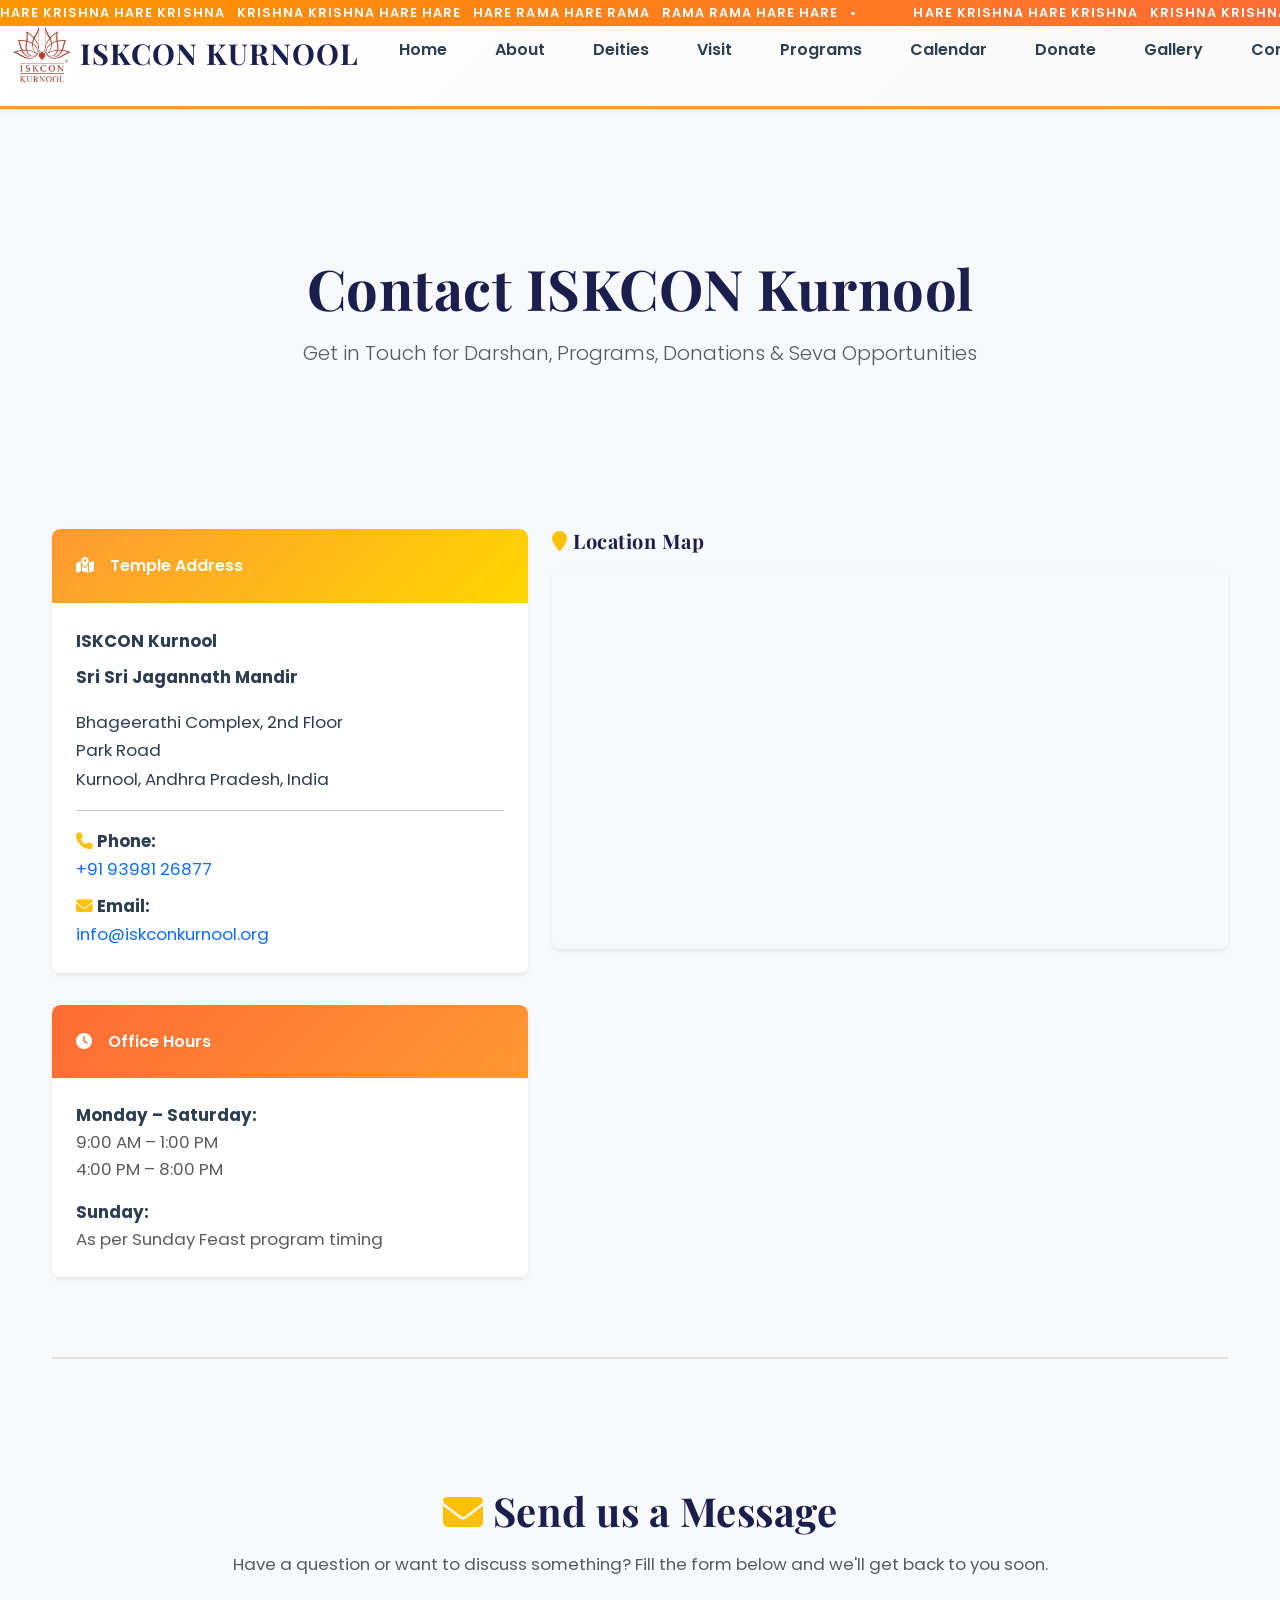
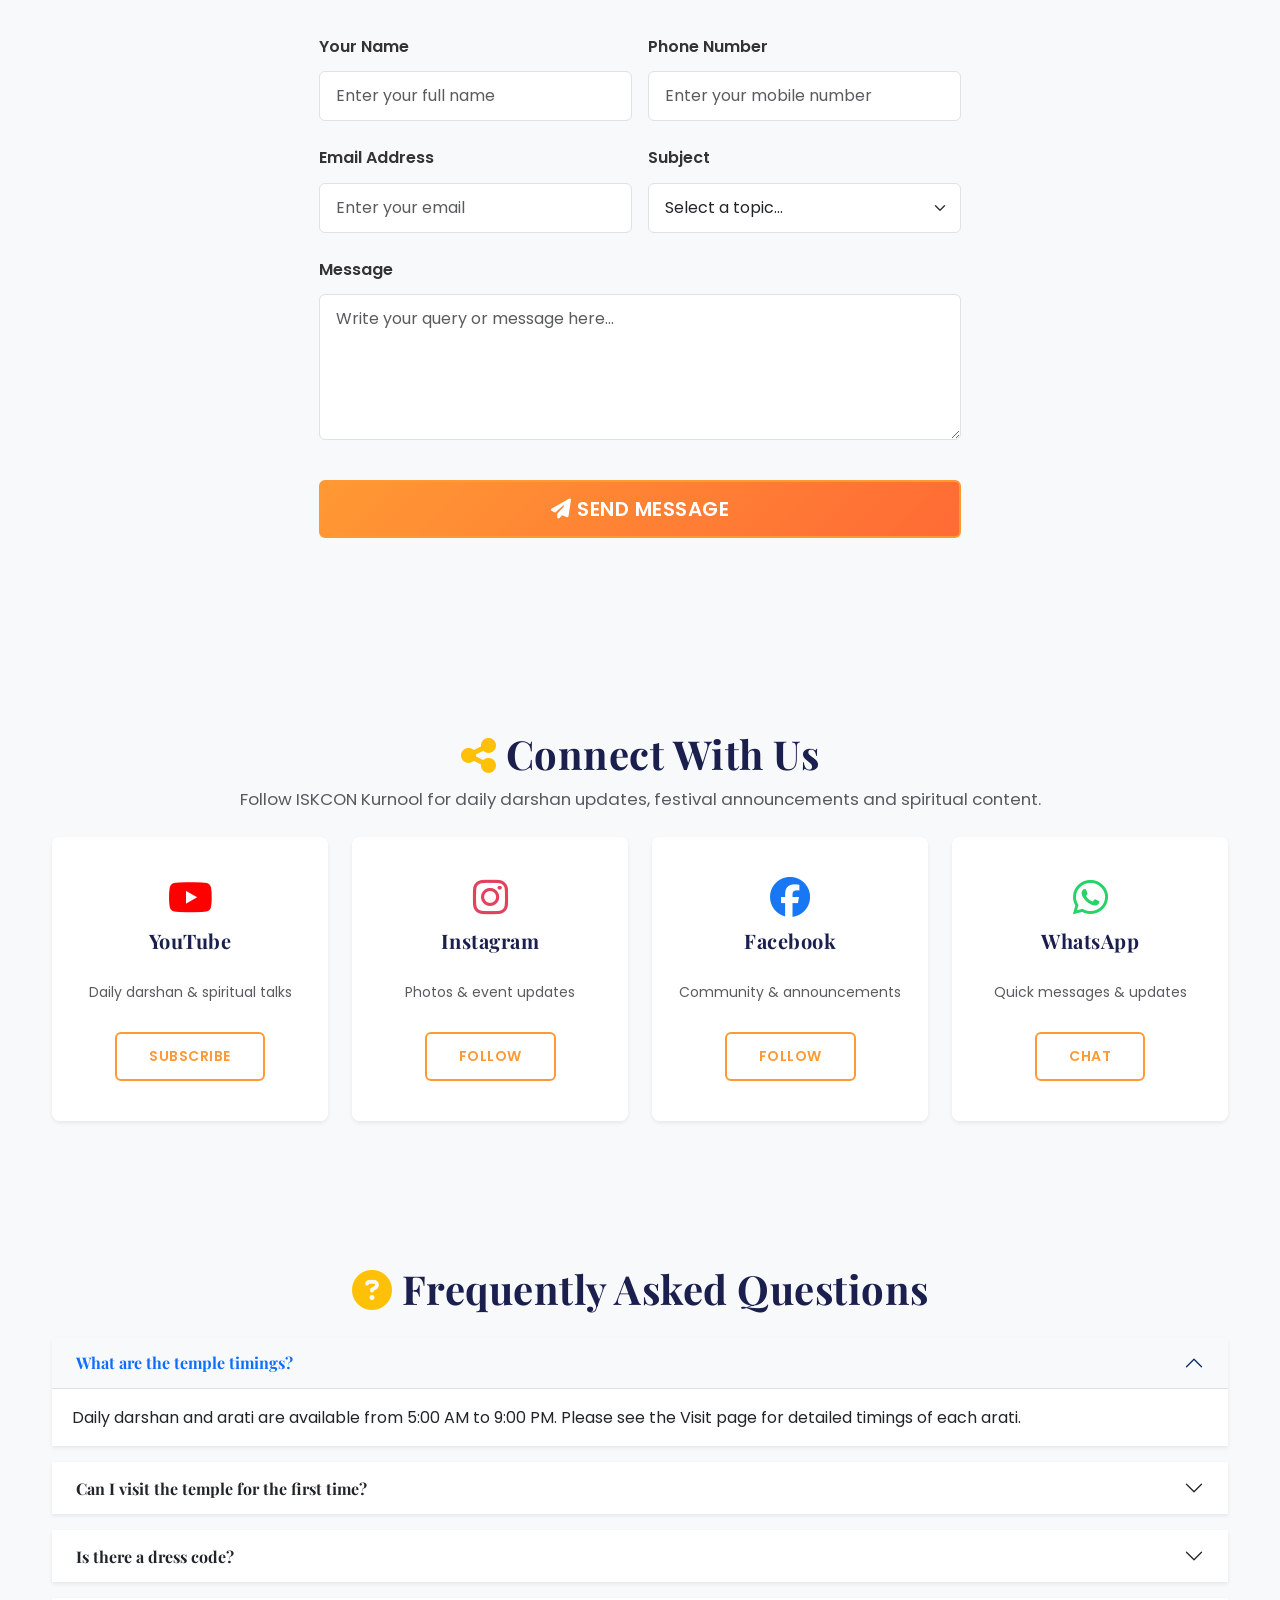
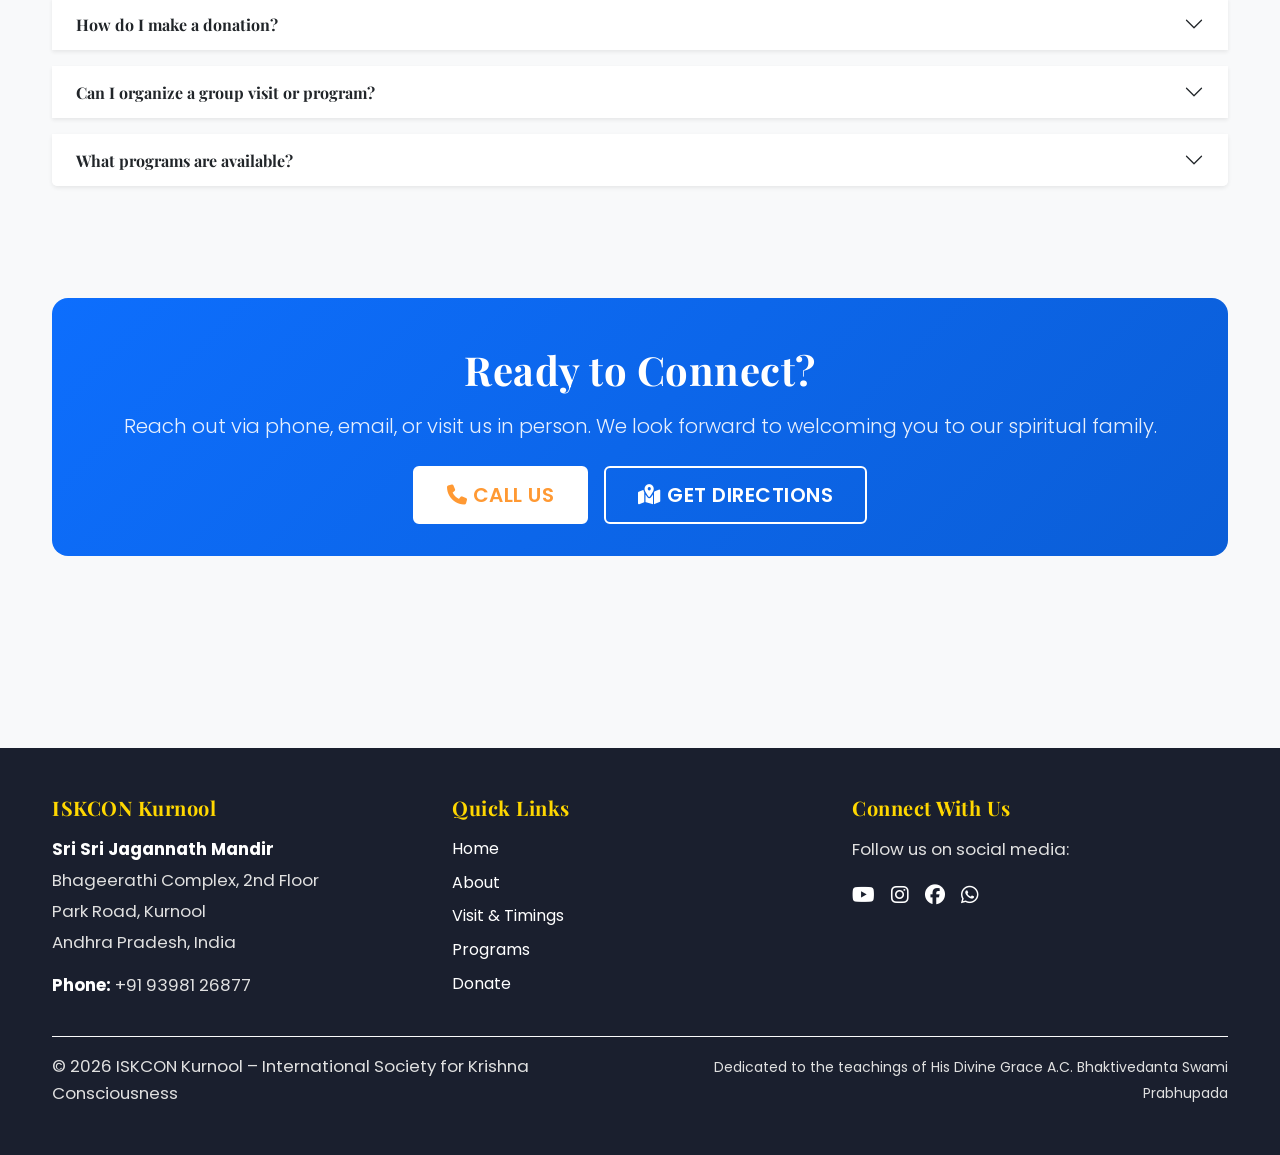
<file: contact.html>
<!DOCTYPE html>
<html lang="en">
<head>
  <meta charset="UTF-8" />
  <meta name="viewport" content="width=device-width, initial-scale=1" />
  <title>Contact | ISKCON Kurnool</title>
  <link href="https://cdn.jsdelivr.net/npm/bootstrap@5.3.3/dist/css/bootstrap.min.css" rel="stylesheet" />
  <link href="https://cdnjs.cloudflare.com/ajax/libs/font-awesome/6.4.0/css/all.min.css" rel="stylesheet" />
  <link rel="stylesheet" href="assets/css/style.css" />
  <style>
    body {
      background-color: #f8f9fa;
    }

    main {
      margin-top: 70px;
      padding-top: 40px !important;
      padding-bottom: 40px !important;
    }

    section {
      margin-bottom: 5rem !important;
      padding-bottom: 2rem !important;
    }

    .contact-info-section {
      clear: both;
      width: 100%;
      margin-bottom: 6rem !important;
      padding-bottom: 3rem !important;
      border-bottom: 2px solid #e0e0e0;
    }

    .contact-form-section {
      clear: both;
      width: 100%;
      margin-top: 3rem !important;
      margin-bottom: 5rem !important;
      padding-top: 2rem !important;
    }

    .form-label {
      display: block;
      margin-bottom: 0.75rem;
      font-weight: 600;
      color: #333;
      margin-top: 0.5rem;
    }

    .form-control,
    .form-select {
      border-radius: 0.375rem;
      border: 1px solid #dee2e6;
      padding: 0.75rem 1rem;
      margin-bottom: 1rem;
    }

    .form-control:focus,
    .form-select:focus {
      border-color: #0d6efd;
      box-shadow: 0 0 0 0.25rem rgba(13, 110, 253, 0.25);
    }

    .card {
      margin-bottom: 2rem;
      border-radius: 0.5rem;
    }

    .card-header {
      padding: 1.5rem !important;
      font-weight: 600;
      border: none !important;
      color: white !important;
      border-radius: 0.5rem 0.5rem 0 0 !important;
    }

    .card-header i {
      margin-right: 0.75rem;
    }

    .address-header {
      background: linear-gradient(135deg, #FF9933, #FFD700) !important;
    }

    .office-header {
      background: linear-gradient(135deg, #FF6B35, #FF9933) !important;
    }

    .card-body {
      padding: 1.5rem;
      background-color: #fff;
    }

    .address-card p {
      margin-bottom: 0.5rem;
      line-height: 1.7;
    }

    .social-card {
      display: flex;
      flex-direction: column;
      justify-content: space-between;
      height: 100%;
      transition: transform 0.3s ease, box-shadow 0.3s ease;
    }

    .social-card:hover {
      transform: translateY(-5px);
      box-shadow: 0 0.5rem 1.5rem rgba(0, 0, 0, 0.15);
    }

    .social-card .card-body {
      display: flex;
      flex-direction: column;
      align-items: center;
      justify-content: center;
      text-align: center;
      gap: 0.75rem;
    }

    .accordion-button {
      padding: 1rem 1.5rem;
      font-weight: 600;
    }

    .accordion-button:not(.collapsed) {
      background-color: #f8f9fa;
      color: #0d6efd;
    }

    .accordion-item {
      border: 1px solid #dee2e6;
      margin-bottom: 1rem;
    }

    .cta-section {
      background: linear-gradient(135deg, #0d6efd, #0b5ed7);
      padding: 3rem 2rem;
      border-radius: 1rem;
      margin-top: 4rem;
      margin-bottom: 4rem;
      color: white;
    }

    .cta-section h2 {
      color: white;
      margin-bottom: 1rem;
    }

    .cta-section p {
      color: rgba(255, 255, 255, 0.9);
    }

    .btn-group-gap {
      gap: 1rem;
      flex-wrap: wrap;
    }

    @media (max-width: 768px) {
      main {
        margin-top: 80px;
        padding-top: 20px !important;
      }

      section {
        margin-bottom: 3rem !important;
      }

      .contact-info-section {
        margin-bottom: 4rem !important;
      }

      .contact-form-section {
        margin-top: 2rem !important;
      }

      .card {
        margin-bottom: 1.5rem;
      }
    }
  </style>
</head>
<body>
  <!-- Mahamantra marquee -->
  <div class="mantra-bar">
    <div class="mantra-track">
      <span>HARE KRISHNA HARE KRISHNA &nbsp; KRISHNA KRISHNA HARE HARE &nbsp; HARE RAMA HARE RAMA &nbsp; RAMA RAMA HARE HARE &nbsp; • &nbsp;</span>
      <span>HARE KRISHNA HARE KRISHNA &nbsp; KRISHNA KRISHNA HARE HARE &nbsp; HARE RAMA HARE RAMA &nbsp; RAMA RAMA HARE HARE &nbsp; • &nbsp;</span>
    </div>
  </div>

  <!-- Navbar -->
  <nav class="navbar navbar-expand-lg navbar-light bg-white shadow-sm fixed-top">
    <div class="container-fluid">
      <a class="navbar-brand fw-bold d-flex align-items-center" href="index.html">
        <img src="assets/images/iskcon_logo.jpeg" alt="ISKCON Kurnool Logo" style="height:60px;width:auto;margin-right:8px;margin-top:4px;display:block;">
        <span data-i18n="nav.brandName">ISKCON KURNOOL</span>
      </a>

      <button class="navbar-toggler" type="button" data-bs-toggle="collapse" data-bs-target="#mainNavbar">
        <span class="navbar-toggler-icon"></span>
      </button>

      <div class="collapse navbar-collapse" id="mainNavbar">
        <ul class="navbar-nav ms-auto mb-2 mb-lg-0">
          <li class="nav-item"><a class="nav-link" href="index.html" data-i18n="nav.home">Home</a></li>
          <li class="nav-item"><a class="nav-link" href="about.html" data-i18n="nav.about">About</a></li>
          <li class="nav-item"><a class="nav-link" href="deities.html" data-i18n="nav.deities">Deities</a></li>
          <li class="nav-item"><a class="nav-link" href="visit.html" data-i18n="nav.visit">Visit</a></li>
          <li class="nav-item"><a class="nav-link" href="programs.html" data-i18n="nav.programs">Programs</a></li>
          <li class="nav-item"><a class="nav-link" href="calendar.html" data-i18n="nav.calendar">Calendar</a></li>
          <li class="nav-item"><a class="nav-link" href="donate.html" data-i18n="nav.donate">Donate</a></li>
          <li class="nav-item"><a class="nav-link" href="gallery.html" data-i18n="nav.gallery">Gallery</a></li>
          <li class="nav-item"><a class="nav-link" href="contact.html" data-i18n="nav.contact">Contact</a></li>
          <!-- Language Buttons (Always Visible - Right Side) -->
          <div class="d-none d-lg-flex gap-2 ms-auto me-3">
            <button type="button" class="btn btn-sm btn-warning" onclick="changeLanguage('en')" title="English" style="font-weight: 600;">EN</button>
            <button type="button" class="btn btn-sm btn-warning" onclick="changeLanguage('te')" title="Telugu" style="font-weight: 600;">TE</button>
            <button type="button" class="btn btn-sm btn-warning" onclick="changeLanguage('hi')" title="Hindi" style="font-weight: 600;">HI</button>
          </div>
          <!-- Language Buttons for Mobile (in hamburger menu) -->
          <li class="nav-item d-lg-none mt-2">
            <div class="d-flex gap-2 justify-content-center">
              <button type="button" class="btn btn-sm btn-warning" onclick="changeLanguage('en')" style="font-weight: 600;">EN</button>
              <button type="button" class="btn btn-sm btn-warning" onclick="changeLanguage('te')" style="font-weight: 600;">TE</button>
              <button type="button" class="btn btn-sm btn-warning" onclick="changeLanguage('hi')" style="font-weight: 600;">HI</button>
            </div>
          </li>
        </ul>
      </div>
    </div>
  </nav>

  <main class="py-5">
    <div class="container">
      <!-- Page Title -->
      <section class="mb-5 text-center">
        <h1 class="fw-bold mb-3" data-i18n="contact.pageTitle">Contact ISKCON Kurnool</h1>
        <p class="lead text-muted" data-i18n="contact.subtitle">
          Get in Touch for Darshan, Programs, Donations & Seva Opportunities
        </p>
      </section>

      <!-- Contact Info + Map -->
      <section class="contact-info-section">
        <div class="row g-4">
          <!-- Contact Details (Left Column) -->
          <div class="col-lg-5">
            <!-- Address Card -->
            <div class="card border-0 shadow-sm">
              <div class="card-header address-header">
                <i class="fas fa-map-location-dot"></i>
                <span data-i18n="contact.addressHeader">Temple Address</span>
              </div>
              <div class="card-body address-card">
                <p class="mb-2"><strong data-i18n="contact.templeName">ISKCON Kurnool</strong></p>
                <p class="mb-3"><strong data-i18n="contact.deityName">Sri Sri Jagannath Mandir</strong></p>
                <p class="mb-3">
                  <span data-i18n="contact.address1">Bhageerathi Complex, 2nd Floor</span><br>
                  <span data-i18n="contact.address2">Park Road</span><br>
                  <span data-i18n="contact.address3">Kurnool, Andhra Pradesh, India</span>
                </p>
                <hr>
                <p class="mb-2">
                  <i class="fas fa-phone text-warning"></i>
                  <strong data-i18n="contact.phoneLabel">Phone:</strong><br>
                  <a href="tel:+919398126877" class="text-decoration-none">+91 93981 26877</a>
                </p>
                <p class="mb-0">
                  <i class="fas fa-envelope text-warning"></i>
                  <strong data-i18n="contact.emailLabel">Email:</strong><br>
                  <a href="mailto:info@iskconkurnool.org" class="text-decoration-none">info@iskconkurnool.org</a>
                </p>
              </div>
            </div>

            <!-- Office Hours Card -->
            <div class="card border-0 shadow-sm">
              <div class="card-header office-header">
                <i class="fas fa-clock"></i>
                <span data-i18n="contact.officeHoursHeader">Office Hours</span>
              </div>
              <div class="card-body">
                <p class="mb-3">
                  <strong data-i18n="contact.mondaySaturday">Monday – Saturday:</strong><br>
                  <span class="text-muted">9:00 AM – 1:00 PM</span><br>
                  <span class="text-muted">4:00 PM – 8:00 PM</span>
                </p>
                <p class="mb-0">
                  <strong data-i18n="contact.sunday">Sunday:</strong><br>
                  <span class="text-muted" data-i18n="contact.sundayTiming">As per Sunday Feast program timing</span>
                </p>
              </div>
            </div>
          </div>

          <!-- Map (Right Column) -->
          <div class="col-lg-7">
            <h5 class="fw-bold mb-3">
              <i class="fas fa-location-pin text-warning"></i>
              <span data-i18n="contact.locationMap">Location Map</span>
            </h5>
            <div class="ratio ratio-16x9 rounded-3 overflow-hidden shadow-sm">
              <iframe
                src="https://www.google.com/maps/embed?pb=!1m18!1m12!1m3!1d3838.5094296187854!2d78.04097517491161!3d15.82980058481552!2m3!1f0!2f0!3f0!3m2!1i1024!2i768!4f13.1!3m3!1m2!1s0x3bb5e75916c304f3%3A0x18f16b94e775330d!2sISKCON%20Shri%20Jagannatha%20Swamy%20Temple!5e0!3m2!1sen!2sus!4v1768463720958!5m2!1sen!2sus"
                style="border:0;"
                allowfullscreen=""
                loading="lazy"
                referrerpolicy="no-referrer-when-downgrade"></iframe>
            </div>
          </div>
        </div>
      </section>

      <!-- Contact Form Section -->
      <section class="contact-form-section">
        <div class="row justify-content-center">
          <div class="col-lg-10">
            <h2 class="fw-bold mb-3 text-center">
              <i class="fas fa-envelope text-warning"></i>
              <span data-i18n="contact.formTitle">Send us a Message</span>
            </h2>
            <p class="text-center text-muted mb-5" data-i18n="contact.formSubtitle">
              Have a question or want to discuss something? Fill the form below and we'll get back to you soon.
            </p>

            <div class="row justify-content-center">
              <div class="col-lg-8">
                <!-- ONLY THIS FORM BLOCK IS CHANGED TO USE contact-* IDS -->
                <form onsubmit="return false;">
                  <div class="row g-3">
                    <div class="col-md-6">
                      <label for="contact-name" class="form-label" data-i18n="contact.form.nameLabel">Your Name</label>
                      <input type="text" class="form-control" id="contact-name" name="name"
                             data-i18n-placeholder="contact.form.namePlaceholder"
                             placeholder="Enter your full name" required>
                    </div>
                    <div class="col-md-6">
                      <label for="contact-phone" class="form-label" data-i18n="contact.form.phoneLabel">Phone Number</label>
                      <input type="tel" class="form-control" id="contact-phone" name="phone"
                             data-i18n-placeholder="contact.form.phonePlaceholder"
                             placeholder="Enter your mobile number">
                    </div>
                  </div>

                  <div class="row g-3">
                    <div class="col-md-6">
                      <label for="contact-email" class="form-label" data-i18n="contact.form.emailLabel">Email Address</label>
                      <input type="email" class="form-control" id="contact-email" name="_replyto"
                             data-i18n-placeholder="contact.form.emailPlaceholder"
                             placeholder="Enter your email" required>
                    </div>
                    <div class="col-md-6">
                      <label for="contact-subject" class="form-label" data-i18n="contact.form.subjectLabel">Subject</label>
                      <select class="form-select" id="contact-subject" name="subject" required>
                        <option value="" data-i18n="contact.form.selectTopic">Select a topic...</option>
                        <option value="darshan" data-i18n="contact.form.option1">Darshan & Timings</option>
                        <option value="programs" data-i18n="contact.form.option2">Programs & Classes</option>
                        <option value="donation" data-i18n="contact.form.option3">Donation Inquiry</option>
                        <option value="seva" data-i18n="contact.form.option4">Seva Opportunity</option>
                        <option value="event" data-i18n="contact.form.option5">Event/Group Visit</option>
                        <option value="general" data-i18n="contact.form.option6">General Query</option>
                      </select>
                    </div>
                  </div>

                  <div class="row g-3">
                    <div class="col-12">
                      <label for="contact-message" class="form-label" data-i18n="contact.form.messageLabel">Message</label>
                      <textarea class="form-control" id="contact-message" name="message" rows="5"
                                data-i18n-placeholder="contact.form.messagePlaceholder"
                                placeholder="Write your query or message here..." required></textarea>
                    </div>
                  </div>

                  <div class="d-grid gap-2 mt-4">
                    <button type="button" class="btn btn-primary btn-lg" id="contact-submit">
                      <i class="fas fa-paper-plane"></i>
                      <span data-i18n="contact.form.submitButton">Send Message</span>
                    </button>
                  </div>

                  <p id="contact-status" class="mt-3"></p>
                </form>
                <!-- END of changed form block -->
              </div>
            </div>
          </div>
        </div>
      </section>

      <!-- Social Media Section -->
      <section class="mb-5">
        <h2 class="fw-bold mb-2 text-center">
          <i class="fas fa-share-alt text-warning"></i>
          <span data-i18n="contact.socialTitle">Connect With Us</span>
        </h2>
        <p class="text-center text-muted mb-4" data-i18n="contact.socialSubtitle">
          Follow ISKCON Kurnool for daily darshan updates, festival announcements and spiritual content.
        </p>
        <div class="row g-4">
          <!-- YouTube -->
          <div class="col-md-6 col-lg-3">
            <div class="card text-center border-0 shadow-sm social-card">
              <div class="card-body">
                <i class="fab fa-youtube" style="font-size: 2.5rem; color: #FF0000;"></i>
                <h5 class="card-title fw-bold" data-i18n="contact.youtube.title">YouTube</h5>
                <p class="text-muted small mb-3" data-i18n="contact.youtube.description">Daily darshan &amp; spiritual talks</p>
                <a href="https://www.youtube.com/@iskconkurnool"
                   target="_blank"
                   rel="noopener noreferrer"
                   class="btn btn-outline-primary btn-sm" data-i18n="contact.youtube.button">Subscribe</a>
              </div>
            </div>
          </div>

          <!-- Instagram -->
          <div class="col-md-6 col-lg-3">
            <div class="card text-center border-0 shadow-sm social-card">
              <div class="card-body">
                <i class="fab fa-instagram" style="font-size: 2.5rem; color: #E4405F;"></i>
                <h5 class="card-title fw-bold" data-i18n="contact.instagram.title">Instagram</h5>
                <p class="text-muted small mb-3" data-i18n="contact.instagram.description">Photos &amp; event updates</p>
                <a href="https://www.instagram.com/iskcon_kurnool/"
                   target="_blank"
                   rel="noopener noreferrer"
                   class="btn btn-outline-primary btn-sm" data-i18n="contact.instagram.button">Follow</a>
              </div>
            </div>
          </div>

          <!-- Facebook -->
          <div class="col-md-6 col-lg-3">
            <div class="card text-center border-0 shadow-sm social-card">
              <div class="card-body">
                <i class="fab fa-facebook" style="font-size: 2.5rem; color: #1877F2;"></i>
                <h5 class="card-title fw-bold" data-i18n="contact.facebook.title">Facebook</h5>
                <p class="text-muted small mb-3" data-i18n="contact.facebook.description">Community &amp; announcements</p>
                <a href="https://www.facebook.com/IskconKurnool"
                   target="_blank"
                   rel="noopener noreferrer"
                   class="btn btn-outline-primary btn-sm" data-i18n="contact.facebook.button">Follow</a>
              </div>
            </div>
          </div>

          <!-- WhatsApp -->
          <div class="col-md-6 col-lg-3">
            <div class="card text-center border-0 shadow-sm social-card">
              <div class="card-body">
                <i class="fab fa-whatsapp" style="font-size: 2.5rem; color: #25D366;"></i>
                <h5 class="card-title fw-bold" data-i18n="contact.whatsapp.title">WhatsApp</h5>
                <p class="text-muted small mb-3" data-i18n="contact.whatsapp.description">Quick messages &amp; updates</p>
                <a href="https://wa.me/919398126877"
                   target="_blank"
                   rel="noopener noreferrer"
                   class="btn btn-outline-primary btn-sm" data-i18n="contact.whatsapp.button">Chat</a>
              </div>
            </div>
          </div>
        </div>
      </section>

      <!-- FAQ Section -->
      <section class="mb-5">
        <h2 class="fw-bold mb-4 text-center">
          <i class="fas fa-question-circle text-warning"></i>
          <span data-i18n="contact.faqTitle">Frequently Asked Questions</span>
        </h2>
        <div class="accordion" id="faqAccordion">
          <div class="accordion-item border-0 shadow-sm mb-3">
            <h2 class="accordion-header">
              <button class="accordion-button fw-bold" type="button" data-bs-toggle="collapse" data-bs-target="#faq1" data-i18n="contact.faq1.question">
                What are the temple timings?
              </button>
            </h2>
            <div id="faq1" class="accordion-collapse collapse show" data-bs-parent="#faqAccordion">
              <div class="accordion-body" data-i18n="contact.faq1.answer">
                Daily darshan and arati are available from 5:00 AM to 9:00 PM. Please see the <a href="visit.html" class="text-decoration-none">Visit page</a> for detailed timings of each arati.
              </div>
            </div>
          </div>
          <div class="accordion-item border-0 shadow-sm mb-3">
            <h2 class="accordion-header">
              <button class="accordion-button fw-bold collapsed" type="button" data-bs-toggle="collapse" data-bs-target="#faq2" data-i18n="contact.faq2.question">
                Can I visit the temple for the first time?
              </button>
            </h2>
            <div id="faq2" class="accordion-collapse collapse" data-bs-parent="#faqAccordion">
              <div class="accordion-body" data-i18n="contact.faq2.answer">
                Absolutely! All are welcome regardless of background or experience. Approach any devotee for guidance on temple etiquette and darshan.
              </div>
            </div>
          </div>
          <div class="accordion-item border-0 shadow-sm mb-3">
            <h2 class="accordion-header">
              <button class="accordion-button fw-bold collapsed" type="button" data-bs-toggle="collapse" data-bs-target="#faq3" data-i18n="contact.faq3.question">
                Is there a dress code?
              </button>
            </h2>
            <div id="faq3" class="accordion-collapse collapse" data-bs-parent="#faqAccordion">
              <div class="accordion-body" data-i18n="contact.faq3.answer">
                Yes, please wear clean and modest clothing. Women should prefer sarees or long dresses. Men should wear dhotis or long pants. This shows respect to the deity and the spiritual space.
              </div>
            </div>
          </div>
          <div class="accordion-item border-0 shadow-sm mb-3">
            <h2 class="accordion-header">
              <button class="accordion-button fw-bold collapsed" type="button" data-bs-toggle="collapse" data-bs-target="#faq4" data-i18n="contact.faq4.question">
                How do I make a donation?
              </button>
            </h2>
            <div id="faq4" class="accordion-collapse collapse" data-bs-parent="#faqAccordion">
              <div class="accordion-body" data-i18n="contact.faq4.answer">
                You can donate through bank transfer, UPI, or in person at the temple. Visit the <a href="donate.html" class="text-decoration-none">Donate page</a> for details and confirmed banking information.
              </div>
            </div>
          </div>
          <div class="accordion-item border-0 shadow-sm mb-3">
            <h2 class="accordion-header">
              <button class="accordion-button fw-bold collapsed" type="button" data-bs-toggle="collapse" data-bs-target="#faq5" data-i18n="contact.faq5.question">
                Can I organize a group visit or program?
              </button>
            </h2>
            <div id="faq5" class="accordion-collapse collapse" data-bs-parent="#faqAccordion">
              <div class="accordion-body" data-i18n="contact.faq5.answer">
                Yes! Contact the temple office with details about your group size and preferred date/time. We can arrange special programs or group darshan sessions.
              </div>
            </div>
          </div>
          <div class="accordion-item border-0 shadow-sm">
            <h2 class="accordion-header">
              <button class="accordion-button fw-bold collapsed" type="button" data-bs-toggle="collapse" data-bs-target="#faq6" data-i18n="contact.faq6.question">
                What programs are available?
              </button>
            </h2>
            <div id="faq6" class="accordion-collapse collapse" data-bs-parent="#faqAccordion">
              <div class="accordion-body" data-i18n="contact.faq6.answer">
                We conduct daily classes, Sunday Feast, youth programs, family satsangs, and festival celebrations. Check the <a href="programs.html" class="text-decoration-none">Programs page</a> for a complete list.
              </div>
            </div>
          </div>
        </div>
      </section>

      <!-- Call to Action -->
      <section class="cta-section text-center">
        <h2 class="fw-bold mb-3" data-i18n="contact.cta.title">Ready to Connect?</h2>
        <p class="mb-4 lead" data-i18n="contact.cta.text">
          Reach out via phone, email, or visit us in person. We look forward to welcoming you to our spiritual family.
        </p>
        <div class="d-flex gap-3 justify-content-center flex-wrap">
          <a href="tel:+919398126877" class="btn btn-light btn-lg">
            <i class="fas fa-phone"></i> <span data-i18n="contact.cta.callButton">Call Us</span>
          </a>
          <a href="visit.html" class="btn btn-outline-light btn-lg">
            <i class="fas fa-map-location-dot"></i> <span data-i18n="contact.cta.directionsButton">Get Directions</span>
          </a>
        </div>
      </section>
    </div>
  </main>

  <!-- Footer -->
  <footer class="py-5 bg-dark text-light">
    <div class="container">
      <div class="row g-4 mb-4">
        <div class="col-md-4">
          <h5 class="fw-bold mb-3" data-i18n="footer.title">ISKCON Kurnool</h5>
          <p class="mb-1"><strong data-i18n="footer.subtitle">Sri Sri Jagannath Mandir</strong></p>
          <p class="mb-1" data-i18n="footer.address1">Bhageerathi Complex, 2nd Floor</p>
          <p class="mb-1" data-i18n="footer.address2">Park Road, Kurnool</p>
          <p class="mb-3" data-i18n="footer.address3">Andhra Pradesh, India</p>
          <p class="mb-0"><strong data-i18n="footer.phoneLabel">Phone:</strong> +91 93981 26877</p>
        </div>
        <div class="col-md-4">
          <h5 class="fw-bold mb-3" data-i18n="footer.quickLinks">Quick Links</h5>
          <ul class="list-unstyled">
            <li class="mb-2"><a href="index.html" class="text-decoration-none text-light" data-i18n="nav.home">Home</a></li>
            <li class="mb-2"><a href="about.html" class="text-decoration-none text-light" data-i18n="nav.about">About</a></li>
            <li class="mb-2"><a href="visit.html" class="text-decoration-none text-light" data-i18n="footer.link1">Visit &amp; Timings</a></li>
            <li class="mb-2"><a href="programs.html" class="text-decoration-none text-light" data-i18n="nav.programs">Programs</a></li>
            <li><a href="donate.html" class="text-decoration-none text-light" data-i18n="nav.donate">Donate</a></li>
          </ul>
        </div>
        <div class="col-md-4">
          <h5 class="fw-bold mb-3" data-i18n="footer.connect">Connect With Us</h5>
          <p class="mb-3" data-i18n="footer.followText">Follow us on social media:</p>
          <div class="d-flex gap-3">
            <a href="https://www.youtube.com/@iskconkurnool" class="text-light fs-5" title="YouTube" target="_blank" rel="noopener noreferrer"><i class="fab fa-youtube"></i></a>
            <a href="https://www.instagram.com/iskcon_kurnool/" class="text-light fs-5" title="Instagram" target="_blank" rel="noopener noreferrer"><i class="fab fa-instagram"></i></a>
            <a href="https://www.facebook.com/IskconKurnool" class="text-light fs-5" title="Facebook" target="_blank" rel="noopener noreferrer"><i class="fab fa-facebook"></i></a>
            <a href="https://wa.me/919398126877" class="text-light fs-5" title="WhatsApp" target="_blank" rel="noopener noreferrer"><i class="fab fa-whatsapp"></i></a>
          </div>
        </div>
      </div>
      <hr class="bg-light">
      <div class="row align-items-center">
        <div class="col-md-6">
          <p class="mb-0" data-i18n="footer.copyright">
            © <span id="year"></span> ISKCON Kurnool – International Society for Krishna Consciousness
          </p>
        </div>
        <div class="col-md-6 text-md-end">
          <small data-i18n="footer.dedication">
            Dedicated to the teachings of His Divine Grace A.C. Bhaktivedanta Swami Prabhupada
          </small>
        </div>
      </div>
    </div>
  </footer>

  <script src="https://cdn.jsdelivr.net/npm/bootstrap@5.3.3/dist/js/bootstrap.bundle.min.js"></script>
  <script>
    document.getElementById('year').textContent = new Date().getFullYear();
  </script>

  <!-- Multilingual Translation Script -->
  <script>
    const defaultLang = 'en';
    let translationsCache = {};

    async function loadTranslations(lang) {
      try {
        console.log('Loading language:', lang);

        if (translationsCache[lang]) {
          applyTranslations(translationsCache[lang]);
          localStorage.setItem('lang', lang);
          console.log('Translations applied from cache:', lang);
          return;
        }

        const response = await fetch(`assets/lang/${lang}.json`);

        if (!response.ok) {
          console.error(`Failed to load ${lang}.json - Status: ${response.status}`);
          alert(`Language file not found: assets/lang/${lang}.json`);
          return;
        }

        const translations = await response.json();
        translationsCache[lang] = translations;

        applyTranslations(translations);
        localStorage.setItem('lang', lang);

        console.log(`✅ Successfully loaded and applied ${lang} translations`);
      } catch (e) {
        console.error('Translation load error:', e);
        alert('Error loading translations. Check console for details.');
      }
    }

    function applyTranslations(translations) {
      document.querySelectorAll('[data-i18n]').forEach(el => {
        const key = el.getAttribute('data-i18n');
        const text = translations[key];

        if (!text) {
          console.warn(`Missing translation key: ${key}`);
          return;
        }

        const tag = el.tagName.toLowerCase();
        if (tag === 'input' || tag === 'textarea') {
          el.placeholder = text;
        } else {
          el.textContent = text;
        }
      });

      // Handle placeholders with special attribute
      document.querySelectorAll('[data-i18n-placeholder]').forEach(el => {
        const key = el.getAttribute('data-i18n-placeholder');
        const text = translations[key];
        if (text) {
          el.placeholder = text;
        }
      });

      // Handle select options
      document.querySelectorAll('option[data-i18n]').forEach(el => {
        const key = el.getAttribute('data-i18n');
        const text = translations[key];
        if (text) {
          el.textContent = text;
        }
      });
    }

    function changeLanguage(lang) {
      console.log('changeLanguage called with:', lang);
      loadTranslations(lang);
    }

    document.addEventListener('DOMContentLoaded', () => {
      const saved = localStorage.getItem('lang') || defaultLang;
      console.log('Page loaded. Saved language:', saved);
      loadTranslations(saved);
    });
  </script>

  <script>
    const CONTACT_API = "http://127.0.0.1:8000/contact";

    const nameEl = document.getElementById("contact-name");
    const phoneEl = document.getElementById("contact-phone");
    const emailEl = document.getElementById("contact-email");
    const subjectEl = document.getElementById("contact-subject");
    const messageEl = document.getElementById("contact-message");
    const submitBtn = document.getElementById("contact-submit");
    const statusEl = document.getElementById("contact-status");

    submitBtn.addEventListener("click", async () => {
      const payload = {
        name: nameEl.value.trim(),
        phone: phoneEl.value.trim(),
        email: emailEl.value.trim(),
        subject: subjectEl.value.trim(),
        message: messageEl.value.trim(),
      };

      if (!payload.name || !payload.email || !payload.message) {
        statusEl.textContent = "Please fill in name, email and message.";
        statusEl.style.color = "red";
        return;
      }

      statusEl.textContent = "Sending...";
      statusEl.style.color = "black";

      try {
        const resp = await fetch(CONTACT_API, {
          method: "POST",
          headers: { "Content-Type": "application/json" },
          body: JSON.stringify(payload),
        });

        const data = await resp.json();
        if (!resp.ok || !data.ok) {
          throw new Error(data.detail || "Server error");
        }

        statusEl.textContent = data.detail;
        statusEl.style.color = "green";

        // Optional: clear form
        nameEl.value = "";
        phoneEl.value = "";
        emailEl.value = "";
        subjectEl.value = "";
        messageEl.value = "";
      } catch (err) {
        console.error(err);
        statusEl.textContent = "Sorry, message could not be sent. Please try again later.";
        statusEl.style.color = "red";
      }
    });
  </script>

</body>
</html>
</file>
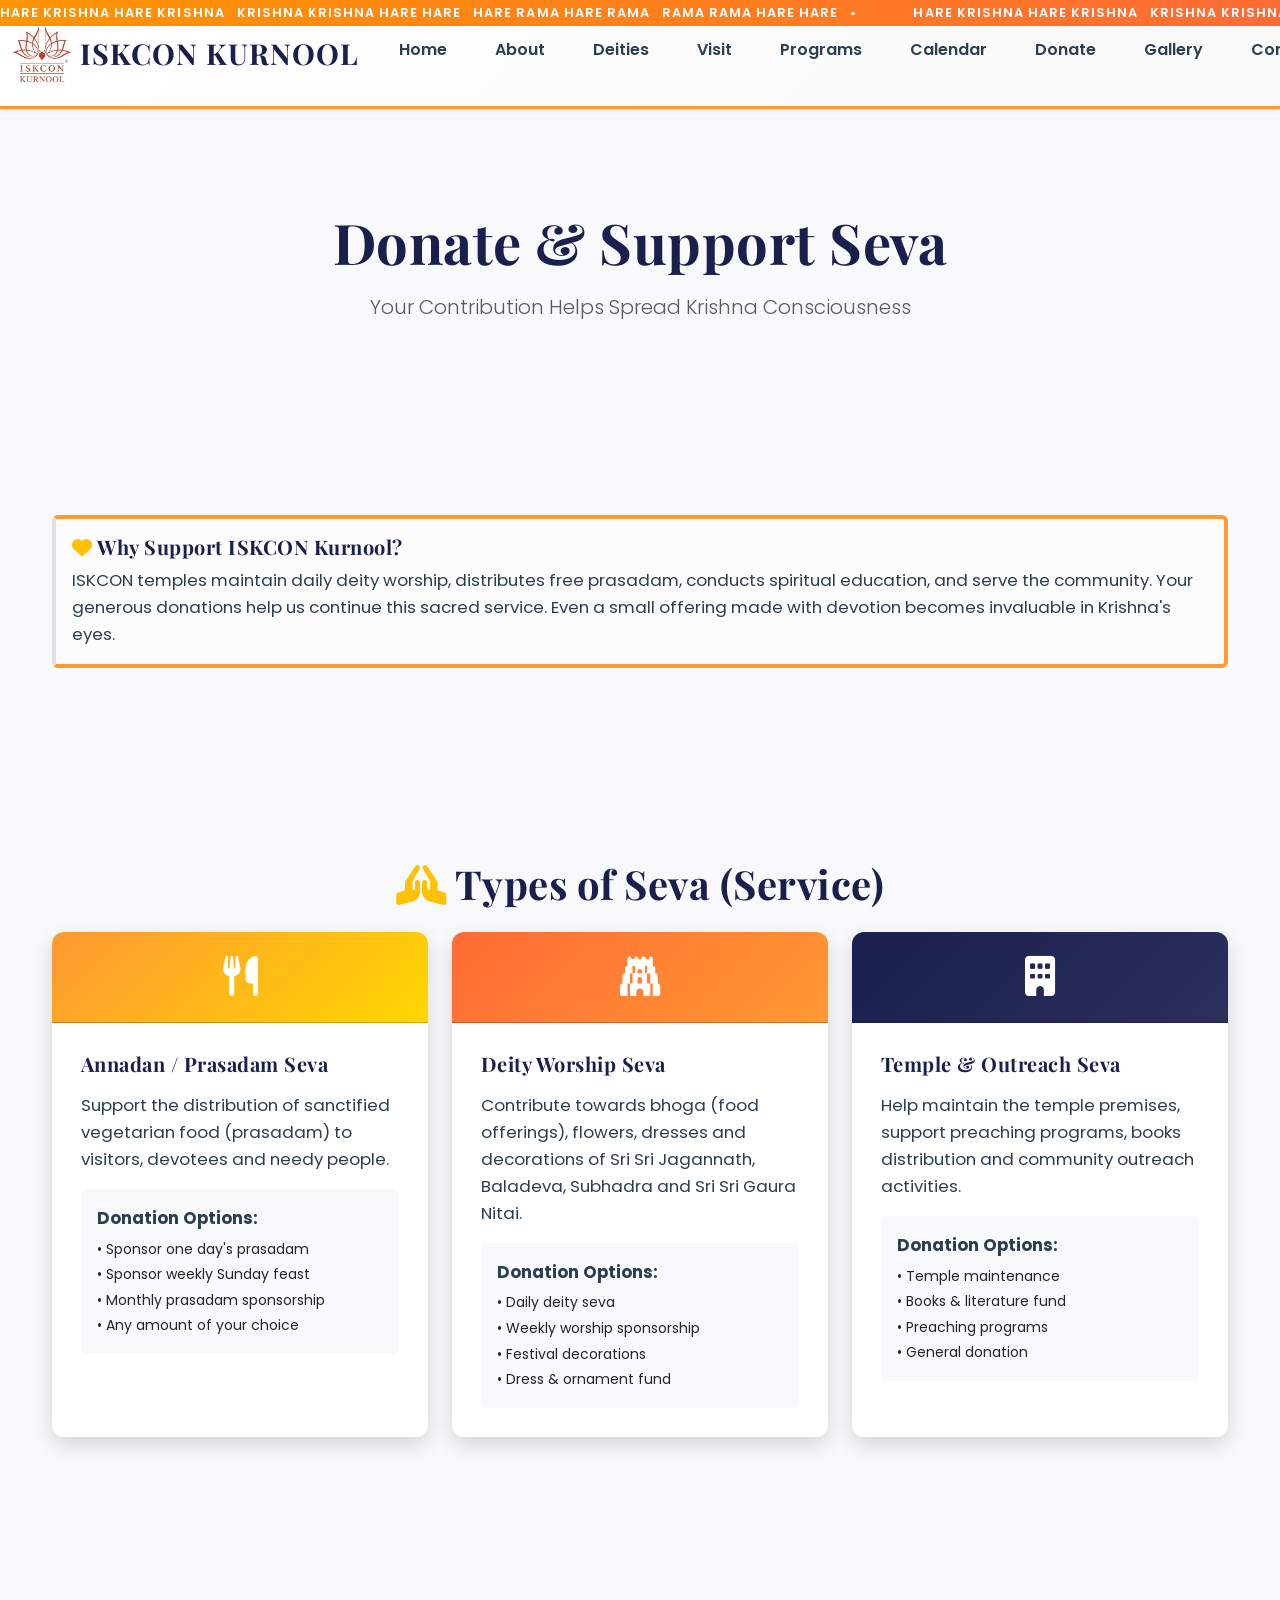
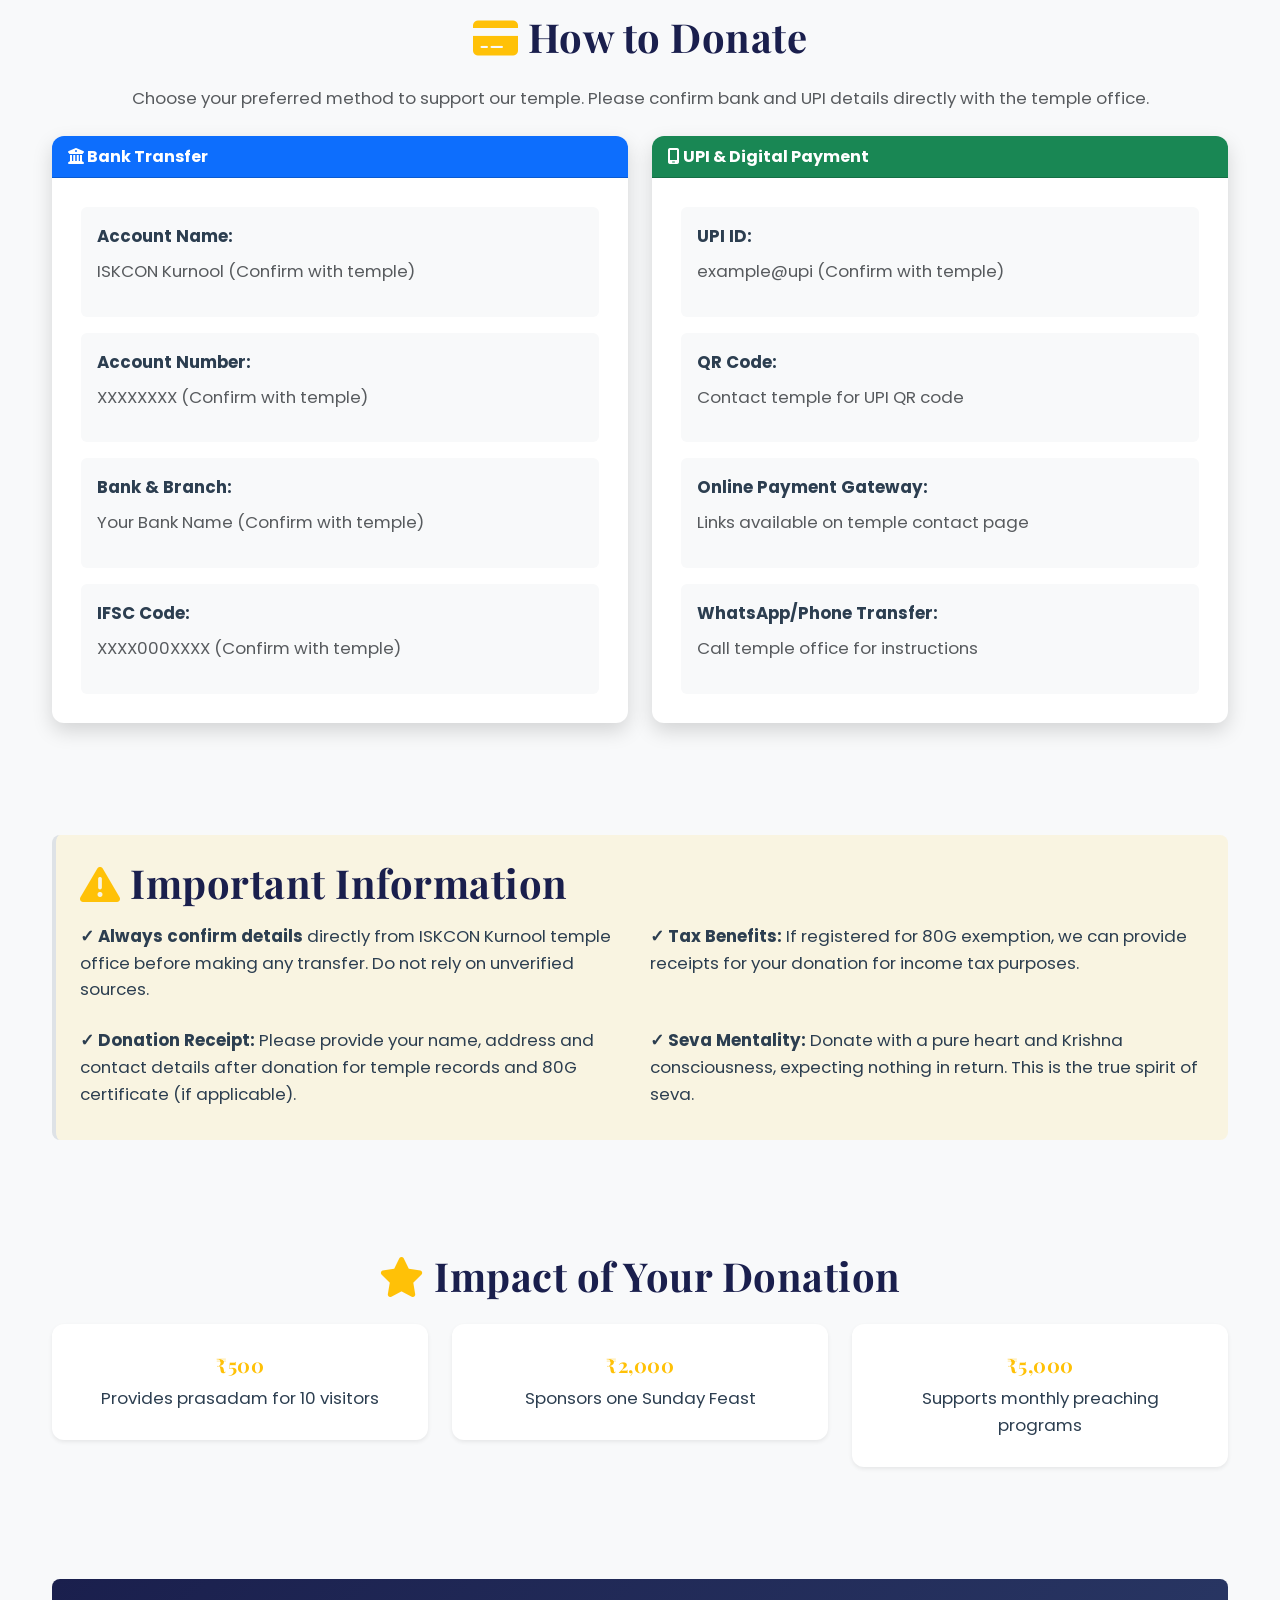
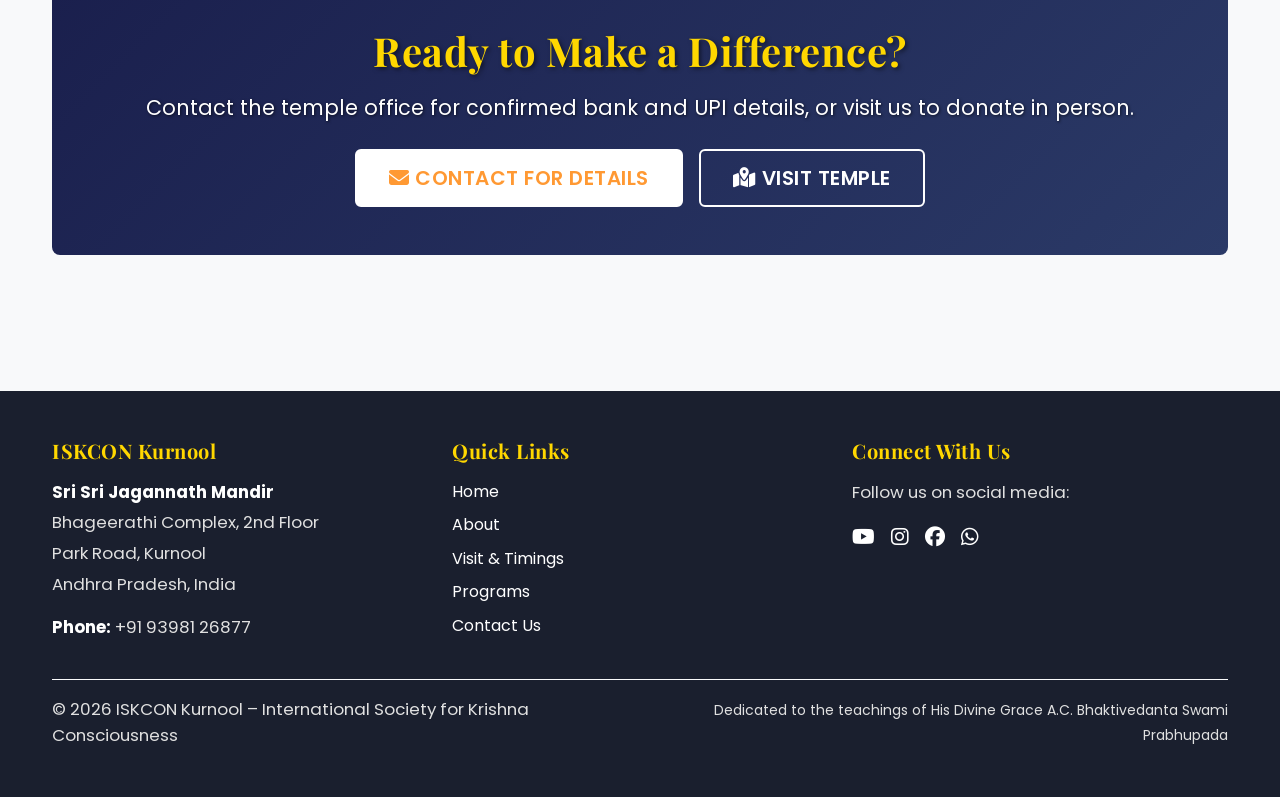
<file: donate.html>
<!DOCTYPE html>
<html lang="en">
<head>
  <meta charset="UTF-8" />
  <meta name="viewport" content="width=device-width, initial-scale=1" />
  <title>Donate & Seva | ISKCON Kurnool</title>
  <link href="https://cdn.jsdelivr.net/npm/bootstrap@5.3.3/dist/css/bootstrap.min.css" rel="stylesheet" />
  <link href="https://cdnjs.cloudflare.com/ajax/libs/font-awesome/6.4.0/css/all.min.css" rel="stylesheet" />
  <link rel="stylesheet" href="assets/css/style.css" />
</head>
<body>
  <!-- Mahamantra marquee -->
  <div class="mantra-bar">
    <div class="mantra-track">
      <span>HARE KRISHNA HARE KRISHNA &nbsp; KRISHNA KRISHNA HARE HARE &nbsp; HARE RAMA HARE RAMA &nbsp; RAMA RAMA HARE HARE &nbsp; • &nbsp;</span>
      <span>HARE KRISHNA HARE KRISHNA &nbsp; KRISHNA KRISHNA HARE HARE &nbsp; HARE RAMA HARE RAMA &nbsp; RAMA RAMA HARE HARE &nbsp; • &nbsp;</span>
    </div>
  </div>
  <!-- Navbar -->
  <nav class="navbar navbar-expand-lg navbar-light bg-white shadow-sm fixed-top">
    <div class="container-fluid">
      <a class="navbar-brand fw-bold d-flex align-items-center" href="index.html">
        <img src="assets/images/iskcon_logo.jpeg" alt="ISKCON Kurnool Logo" style="height:60px;width:auto;margin-right:8px;margin-top:4px;display:block;">
        <span data-i18n="nav.brandName">ISKCON KURNOOL</span>
      </a>

      
      <button class="navbar-toggler" type="button" data-bs-toggle="collapse" data-bs-target="#mainNavbar">
        <span class="navbar-toggler-icon"></span>
      </button>

      <div class="collapse navbar-collapse" id="mainNavbar">
        <ul class="navbar-nav ms-auto mb-2 mb-lg-0">
          <li class="nav-item"><a class="nav-link" href="index.html" data-i18n="nav.home">Home</a></li>
          <li class="nav-item"><a class="nav-link" href="about.html" data-i18n="nav.about">About</a></li>
          <li class="nav-item"><a class="nav-link" href="deities.html" data-i18n="nav.deities">Deities</a></li>
          <li class="nav-item"><a class="nav-link" href="visit.html" data-i18n="nav.visit">Visit</a></li>
          <li class="nav-item"><a class="nav-link" href="programs.html" data-i18n="nav.programs">Programs</a></li>
          <li class="nav-item"><a class="nav-link" href="calendar.html" data-i18n="nav.calendar">Calendar</a></li>
          <li class="nav-item"><a class="nav-link" href="donate.html" data-i18n="nav.donate">Donate</a></li>
          <li class="nav-item"><a class="nav-link" href="gallery.html" data-i18n="nav.gallery">Gallery</a></li>
          <li class="nav-item"><a class="nav-link" href="contact.html" data-i18n="nav.contact">Contact</a></li>
<!-- Language Buttons (Always Visible - Right Side) -->
      <div class="d-none d-lg-flex gap-2 ms-auto me-3">
        <button type="button" class="btn btn-sm btn-warning" onclick="changeLanguage('en')" title="English" style="font-weight: 600;">EN</button>
        <button type="button" class="btn btn-sm btn-warning" onclick="changeLanguage('te')" title="Telugu" style="font-weight: 600;">TE</button>
        <button type="button" class="btn btn-sm btn-warning" onclick="changeLanguage('hi')" title="Hindi" style="font-weight: 600;">HI</button>
      </div>

          <!-- Language Buttons for Mobile (in hamburger menu) -->
          <li class="nav-item d-lg-none mt-2">
            <div class="d-flex gap-2 justify-content-center">
              <button type="button" class="btn btn-sm btn-warning" onclick="changeLanguage('en')" style="font-weight: 600;">EN</button>
              <button type="button" class="btn btn-sm btn-warning" onclick="changeLanguage('te')" style="font-weight: 600;">TE</button>
              <button type="button" class="btn btn-sm btn-warning" onclick="changeLanguage('hi')" style="font-weight: 600;">HI</button>
            </div>
          </li>
        </ul>
      </div>
    </div>
  </nav>


  <main class="py-5">
    <div class="container py-4">
      <!-- Page Title -->
      <section class="mb-5 text-center">
        <h1 class="fw-bold mb-3" data-i18n="donate.pageTitle">Donate & Support Seva</h1>
        <p class="lead text-muted" data-i18n="donate.subtitle">Your Contribution Helps Spread Krishna Consciousness</p>
      </section>

      <!-- Introduction -->
      <section class="mb-5">
        <div class="alert alert-light border-start border-4" style="border-color: #FF9933;">
          <h5 class="fw-bold mb-2">
            <i class="fas fa-heart text-warning"></i> <span data-i18n="donate.whySupport.title">Why Support ISKCON Kurnool?</span>
          </h5>
          <p class="mb-0" data-i18n="donate.whySupport.text">
            ISKCON temples maintain daily deity worship, distributes free prasadam, conducts spiritual education, and serve the community. Your generous donations help us continue this sacred service. Even a small offering made with devotion becomes invaluable in Krishna's eyes.
          </p>
        </div>
      </section>
      <!-- Types of Seva Cards -->
      <section class="mb-5">
        <h2 class="fw-bold mb-4 text-center">
          <i class="fas fa-hands-praying text-warning"></i> <span data-i18n="donate.sevaTypes.title">Types of Seva (Service)</span>
        </h2>
        <div class="row g-4">
          <!-- Annadan Seva -->
          <div class="col-md-4">
            <div class="card h-100 border-0 shadow-md">
              <div class="card-header" style="background: linear-gradient(135deg, #FF9933, #FFD700); color: white; padding: 1.5rem; text-align: center;">
                <i class="fas fa-utensils" style="font-size: 2.5rem;"></i>
              </div>
              <div class="card-body">
                <h5 class="card-title fw-bold mb-3" data-i18n="donate.annadan.title">Annadan / Prasadam Seva</h5>
                <p class="mb-3" data-i18n="donate.annadan.description">
                  Support the distribution of sanctified vegetarian food (prasadam) to visitors, devotees and needy people.
                </p>
                <div class="bg-light p-3 rounded">
                  <p class="mb-1"><strong data-i18n="donate.annadan.optionsLabel">Donation Options:</strong></p>
                  <small>
                    <span data-i18n="donate.annadan.option1">• Sponsor one day's prasadam</span><br>
                    <span data-i18n="donate.annadan.option2">• Sponsor weekly Sunday feast</span><br>
                    <span data-i18n="donate.annadan.option3">• Monthly prasadam sponsorship</span><br>
                    <span data-i18n="donate.annadan.option4">• Any amount of your choice</span>
                  </small>
                </div>
              </div>
            </div>
          </div>

          <!-- Deity Worship Seva -->
          <div class="col-md-4">
            <div class="card h-100 border-0 shadow-md">
              <div class="card-header" style="background: linear-gradient(135deg, #FF6B35, #FF9933); color: white; padding: 1.5rem; text-align: center;">
                <i class="fas fa-gopuram" style="font-size: 2.5rem;"></i>
              </div>
              <div class="card-body">
                <h5 class="card-title fw-bold mb-3" data-i18n="donate.deity.title">Deity Worship Seva</h5>
                <p class="mb-3" data-i18n="donate.deity.description">
                  Contribute towards bhoga (food offerings), flowers, dresses and decorations of Sri Sri Jagannath, Baladeva, Subhadra and Sri Sri Gaura Nitai.
                </p>
                <div class="bg-light p-3 rounded">
                  <p class="mb-1"><strong data-i18n="donate.deity.optionsLabel">Donation Options:</strong></p>
                  <small>
                    <span data-i18n="donate.deity.option1">• Daily deity seva</span><br>
                    <span data-i18n="donate.deity.option2">• Weekly worship sponsorship</span><br>
                    <span data-i18n="donate.deity.option3">• Festival decorations</span><br>
                    <span data-i18n="donate.deity.option4">• Dress & ornament fund</span>
                  </small>
                </div>
              </div>
            </div>
          </div>

          <!-- Temple & Outreach Seva -->
          <div class="col-md-4">
            <div class="card h-100 border-0 shadow-md">
              <div class="card-header" style="background: linear-gradient(135deg, #1a1f4d, #2d2f5c); color: white; padding: 1.5rem; text-align: center;">
                <i class="fas fa-building" style="font-size: 2.5rem;"></i>
              </div>
              <div class="card-body">
                <h5 class="card-title fw-bold mb-3" data-i18n="donate.temple.title">Temple & Outreach Seva</h5>
                <p class="mb-3" data-i18n="donate.temple.description">
                  Help maintain the temple premises, support preaching programs, books distribution and community outreach activities.
                </p>
                <div class="bg-light p-3 rounded">
                  <p class="mb-1"><strong data-i18n="donate.temple.optionsLabel">Donation Options:</strong></p>
                  <small>
                    <span data-i18n="donate.temple.option1">• Temple maintenance</span><br>
                    <span data-i18n="donate.temple.option2">• Books & literature fund</span><br>
                    <span data-i18n="donate.temple.option3">• Preaching programs</span><br>
                    <span data-i18n="donate.temple.option4">• General donation</span>
                  </small>
                </div>
              </div>
            </div>
          </div>
        </div>
      </section>
      <!-- How to Donate Section -->
      <section class="mb-5">
        <h2 class="fw-bold mb-4 text-center">
          <i class="fas fa-credit-card text-warning"></i> <span data-i18n="donate.howToDonate.title">How to Donate</span>
        </h2>
        <p class="text-center text-muted mb-4" data-i18n="donate.howToDonate.subtitle">
          Choose your preferred method to support our temple. Please confirm bank and UPI details directly with the temple office.
        </p>

        <div class="row g-4">
          <!-- Bank Transfer -->
          <div class="col-lg-6">
            <div class="card h-100 border-0 shadow-md">
              <div class="card-header bg-primary text-white fw-bold">
                <i class="fas fa-building-columns"></i> <span data-i18n="donate.bank.title">Bank Transfer</span>
              </div>
              <div class="card-body">
                <div class="mb-3 p-3 bg-light rounded">
                  <p class="mb-2"><strong data-i18n="donate.bank.accountNameLabel">Account Name:</strong></p>
                  <p class="text-muted" data-i18n="donate.bank.accountName">ISKCON Kurnool (Confirm with temple)</p>
                </div>
                <div class="mb-3 p-3 bg-light rounded">
                  <p class="mb-2"><strong data-i18n="donate.bank.accountNumberLabel">Account Number:</strong></p>
                  <p class="text-muted" data-i18n="donate.bank.accountNumber">XXXXXXXX (Confirm with temple)</p>
                </div>
                <div class="mb-3 p-3 bg-light rounded">
                  <p class="mb-2"><strong data-i18n="donate.bank.bankBranchLabel">Bank & Branch:</strong></p>
                  <p class="text-muted" data-i18n="donate.bank.bankBranch">Your Bank Name (Confirm with temple)</p>
                </div>
                <div class="p-3 bg-light rounded">
                  <p class="mb-2"><strong data-i18n="donate.bank.ifscLabel">IFSC Code:</strong></p>
                  <p class="text-muted" data-i18n="donate.bank.ifsc">XXXX000XXXX (Confirm with temple)</p>
                </div>
              </div>
            </div>
          </div>

          <!-- UPI & Online Payment -->
          <div class="col-lg-6">
            <div class="card h-100 border-0 shadow-md">
              <div class="card-header bg-success text-white fw-bold">
                <i class="fas fa-mobile-screen"></i> <span data-i18n="donate.upi.title">UPI & Digital Payment</span>
              </div>
              <div class="card-body">
                <div class="mb-3 p-3 bg-light rounded">
                  <p class="mb-2"><strong data-i18n="donate.upi.idLabel">UPI ID:</strong></p>
                  <p class="text-muted" data-i18n="donate.upi.id">example@upi (Confirm with temple)</p>
                </div>
                <div class="mb-3 p-3 bg-light rounded">
                  <p class="mb-2"><strong data-i18n="donate.upi.qrLabel">QR Code:</strong></p>
                  <p class="text-muted" data-i18n="donate.upi.qr">Contact temple for UPI QR code</p>
                </div>
                <div class="mb-3 p-3 bg-light rounded">
                  <p class="mb-2"><strong data-i18n="donate.upi.gatewayLabel">Online Payment Gateway:</strong></p>
                  <p class="text-muted" data-i18n="donate.upi.gateway">Links available on temple contact page</p>
                </div>
                <div class="p-3 bg-light rounded">
                  <p class="mb-2"><strong data-i18n="donate.upi.whatsappLabel">WhatsApp/Phone Transfer:</strong></p>
                  <p class="text-muted" data-i18n="donate.upi.whatsapp">Call temple office for instructions</p>
                </div>
              </div>
            </div>
          </div>
        </div>
      </section>

      <!-- Important Notes -->
      <section class="mb-5 bg-warning bg-opacity-10 p-4 rounded-3 border-start border-4" style="border-color: #FF9933;">
        <h2 class="fw-bold mb-3">
          <i class="fas fa-exclamation-triangle text-warning"></i> <span data-i18n="donate.important.title">Important Information</span>
        </h2>
        <div class="row g-3">
          <div class="col-md-6">
            <p class="mb-2">
              <strong data-i18n="donate.important.confirm">✓ Always confirm details</strong> <span data-i18n="donate.important.confirmText">directly from ISKCON Kurnool temple office before making any transfer. Do not rely on unverified sources.</span>
            </p>
          </div>
          <div class="col-md-6">
            <p class="mb-2">
              <strong data-i18n="donate.important.taxLabel">✓ Tax Benefits:</strong> <span data-i18n="donate.important.taxText">If registered for 80G exemption, we can provide receipts for your donation for income tax purposes.</span>
            </p>
          </div>
          <div class="col-md-6">
            <p class="mb-2">
              <strong data-i18n="donate.important.receiptLabel">✓ Donation Receipt:</strong> <span data-i18n="donate.important.receiptText">Please provide your name, address and contact details after donation for temple records and 80G certificate (if applicable).</span>
            </p>
          </div>
          <div class="col-md-6">
            <p class="mb-0">
              <strong data-i18n="donate.important.sevaLabel">✓ Seva Mentality:</strong> <span data-i18n="donate.important.sevaText">Donate with a pure heart and Krishna consciousness, expecting nothing in return. This is the true spirit of seva.</span>
            </p>
          </div>
        </div>
      </section>
      <!-- Donation Stories -->
      <section class="mb-5">
        <h2 class="fw-bold mb-4 text-center">
          <i class="fas fa-star text-warning"></i> <span data-i18n="donate.impact.title">Impact of Your Donation</span>
        </h2>
        <div class="row g-4">
          <div class="col-md-4">
            <div class="card text-center border-0 shadow-sm">
              <div class="card-body">
                <h5 class="fw-bold text-warning mb-2">₹500</h5>
                <p class="mb-0" data-i18n="donate.impact.amount1">Provides prasadam for 10 visitors</p>
              </div>
            </div>
          </div>
          <div class="col-md-4">
            <div class="card text-center border-0 shadow-sm">
              <div class="card-body">
                <h5 class="fw-bold text-warning mb-2">₹2,000</h5>
                <p class="mb-0" data-i18n="donate.impact.amount2">Sponsors one Sunday Feast</p>
              </div>
            </div>
          </div>
          <div class="col-md-4">
            <div class="card text-center border-0 shadow-sm">
              <div class="card-body">
                <h5 class="fw-bold text-warning mb-2">₹5,000</h5>
                <p class="mb-0" data-i18n="donate.impact.amount3">Supports monthly preaching programs</p>
              </div>
            </div>
          </div>
        </div>
      </section>

  <!-- Call to Action -->
<section class="py-5 rounded-3 text-center" style="background: linear-gradient(135deg, #1a1f4d 0%, #2b3a67 100%);">
  <h2 class="fw-bold mb-3" style="color: #FFD700; text-shadow: 2px 2px 4px rgba(0,0,0,0.5);" data-i18n="donate.cta.title">Ready to Make a Difference?</h2>
  <p class="mb-4 lead" style="color: #ffffff; text-shadow: 1px 1px 3px rgba(0,0,0,0.6); font-size: 1.3rem; font-weight: 400;" data-i18n="donate.cta.text">
    Contact the temple office for confirmed bank and UPI details, or visit us to donate in person.
  </p>
  <div class="d-flex gap-3 justify-content-center flex-wrap">
    <a href="contact.html" class="btn btn-light btn-lg">
      <i class="fas fa-envelope"></i> <span data-i18n="donate.cta.contactButton">Contact for Details</span>
    </a>
    <a href="visit.html" class="btn btn-outline-light btn-lg">
      <i class="fas fa-map-location-dot"></i> <span data-i18n="donate.cta.visitButton">Visit Temple</span>
    </a>
  </div>
</section>

    </div>
  </main>

  <!-- Footer -->
  <footer class="py-5 bg-dark text-light">
    <div class="container">
      <div class="row g-4 mb-4">
        <div class="col-md-4">
          <h5 class="fw-bold mb-3" data-i18n="footer.title">ISKCON Kurnool</h5>
          <p class="mb-1"><strong data-i18n="footer.subtitle">Sri Sri Jagannath Mandir</strong></p>
          <p class="mb-1" data-i18n="footer.address1">Bhageerathi Complex, 2nd Floor</p>
          <p class="mb-1" data-i18n="footer.address2">Park Road, Kurnool</p>
          <p class="mb-3" data-i18n="footer.address3">Andhra Pradesh, India</p>
          <p class="mb-0"><strong data-i18n="footer.phoneLabel">Phone:</strong> +91 93981 26877</p>
        </div>
        <div class="col-md-4">
          <h5 class="fw-bold mb-3" data-i18n="footer.quickLinks">Quick Links</h5>
          <ul class="list-unstyled">
            <li class="mb-2"><a href="index.html" class="text-decoration-none text-light" data-i18n="nav.home">Home</a></li>
            <li class="mb-2"><a href="about.html" class="text-decoration-none text-light" data-i18n="nav.about">About</a></li>
            <li class="mb-2"><a href="visit.html" class="text-decoration-none text-light" data-i18n="footer.link1">Visit & Timings</a></li>
            <li class="mb-2"><a href="programs.html" class="text-decoration-none text-light" data-i18n="nav.programs">Programs</a></li>
            <li><a href="contact.html" class="text-decoration-none text-light" data-i18n="footer.link4">Contact Us</a></li>
          </ul>
        </div>
        <div class="col-md-4">
          <h5 class="fw-bold mb-3" data-i18n="footer.connect">Connect With Us</h5>
          <p class="mb-3" data-i18n="footer.followText">Follow us on social media:</p>
          <div class="d-flex gap-3">
            <a href="https://www.youtube.com/@iskconkurnool" class="text-light fs-5" title="YouTube" target="_blank" rel="noopener noreferrer"><i class="fab fa-youtube"></i></a>
            <a href="https://www.instagram.com/iskcon_kurnool/" class="text-light fs-5" title="Instagram" target="_blank" rel="noopener noreferrer"><i class="fab fa-instagram"></i></a>
            <a href="https://www.facebook.com/IskconKurnool" class="text-light fs-5" title="Facebook" target="_blank" rel="noopener noreferrer"><i class="fab fa-facebook"></i></a>
            <a href="https://wa.me/919398126877" class="text-light fs-5" title="WhatsApp" target="_blank" rel="noopener noreferrer"><i class="fab fa-whatsapp"></i></a>
          </div>
        </div>
      </div>
      <hr class="bg-light">
      <div class="row align-items-center">
        <div class="col-md-6">
          <p class="mb-0" data-i18n="footer.copyright">© <span id="year"></span> ISKCON Kurnool – International Society for Krishna Consciousness</p>
        </div>
        <div class="col-md-6 text-md-end">
          <small data-i18n="footer.dedication">Dedicated to the teachings of His Divine Grace A.C. Bhaktivedanta Swami Prabhupada</small>
        </div>
      </div>
    </div>
  </footer>

  <script src="https://cdn.jsdelivr.net/npm/bootstrap@5.3.3/dist/js/bootstrap.bundle.min.js"></script>
  <script>
    document.getElementById('year').textContent = new Date().getFullYear();
  </script>

  <!-- Multilingual Translation Script -->
  <script>
    const defaultLang = 'en';
    let translationsCache = {};

    async function loadTranslations(lang) {
      try {
        console.log('Loading language:', lang);
        
        if (translationsCache[lang]) {
          applyTranslations(translationsCache[lang]);
          localStorage.setItem('lang', lang);
          console.log('Translations applied from cache:', lang);
          return;
        }

        const response = await fetch(`assets/lang/${lang}.json`);
        
        if (!response.ok) {
          console.error(`Failed to load ${lang}.json - Status: ${response.status}`);
          alert(`Language file not found: assets/lang/${lang}.json`);
          return;
        }

        const translations = await response.json();
        translationsCache[lang] = translations;
        
        applyTranslations(translations);
        localStorage.setItem('lang', lang);
        
        console.log(`✅ Successfully loaded and applied ${lang} translations`);
      } catch (e) {
        console.error('Translation load error:', e);
        alert('Error loading translations. Check console for details.');
      }
    }

    function applyTranslations(translations) {
      document.querySelectorAll('[data-i18n]').forEach(el => {
        const key = el.getAttribute('data-i18n');
        const text = translations[key];
        
        if (!text) {
          console.warn(`Missing translation key: ${key}`);
          return;
        }

        const tag = el.tagName.toLowerCase();
        if (tag === 'input' || tag === 'textarea') {
          el.placeholder = text;
        } else {
          el.textContent = text;
        }
      });
    }

    function changeLanguage(lang) {
      console.log('changeLanguage called with:', lang);
      loadTranslations(lang);
    }

    document.addEventListener('DOMContentLoaded', () => {
      const saved = localStorage.getItem('lang') || defaultLang;
      console.log('Page loaded. Saved language:', saved);
      loadTranslations(saved);
    });
  </script>
</body>
</html>
</file>
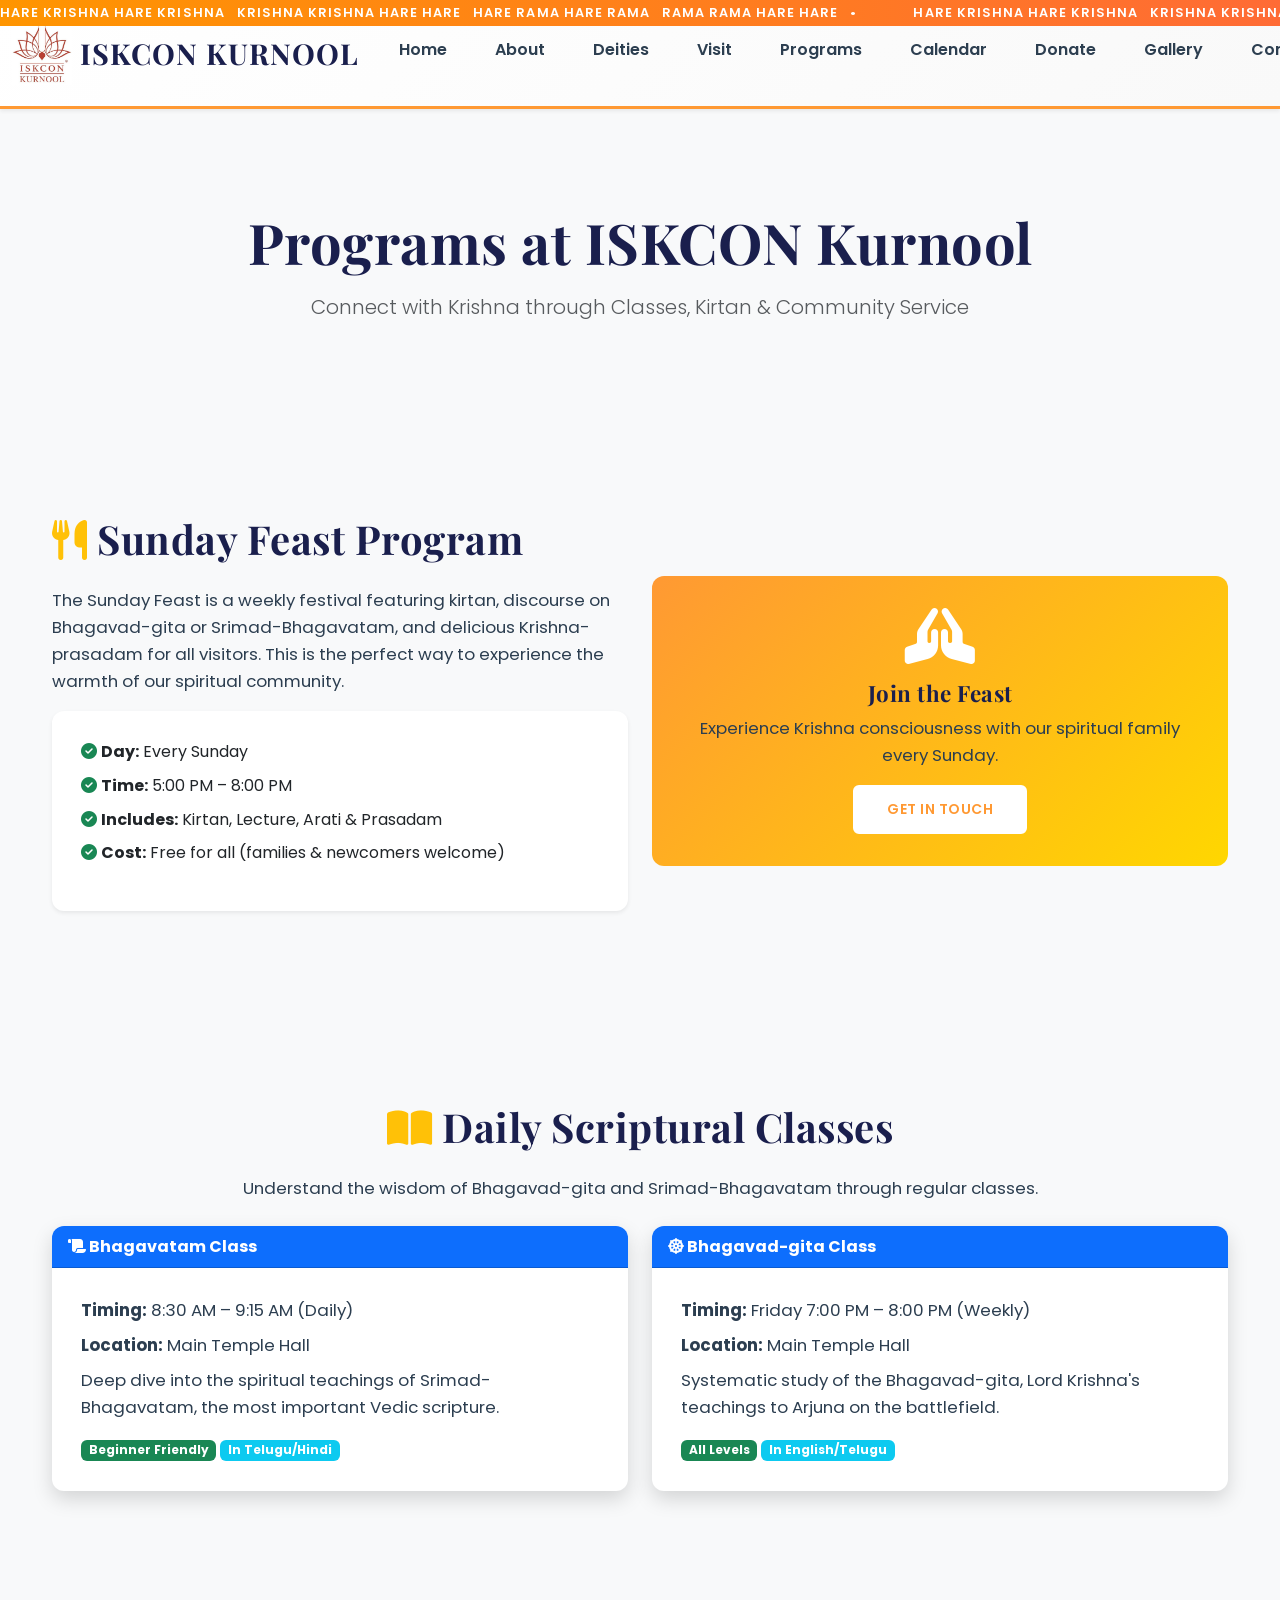
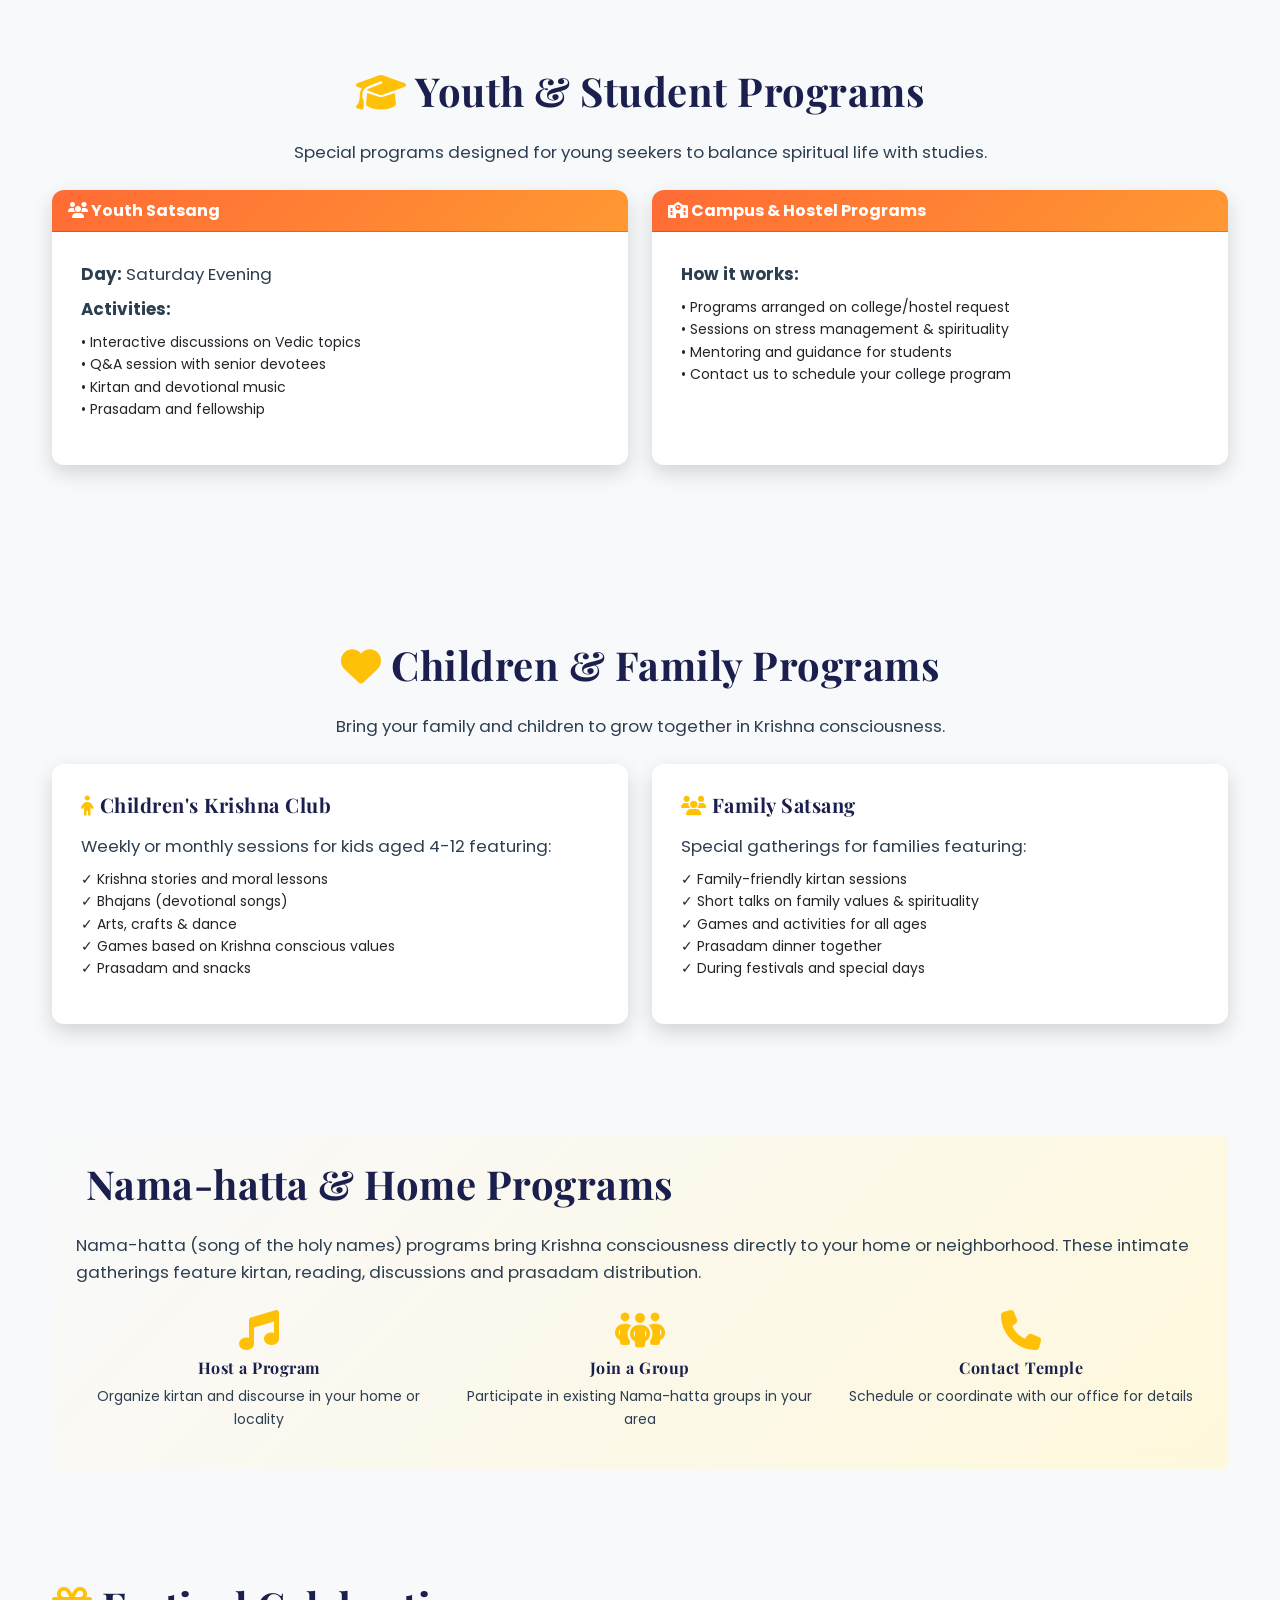
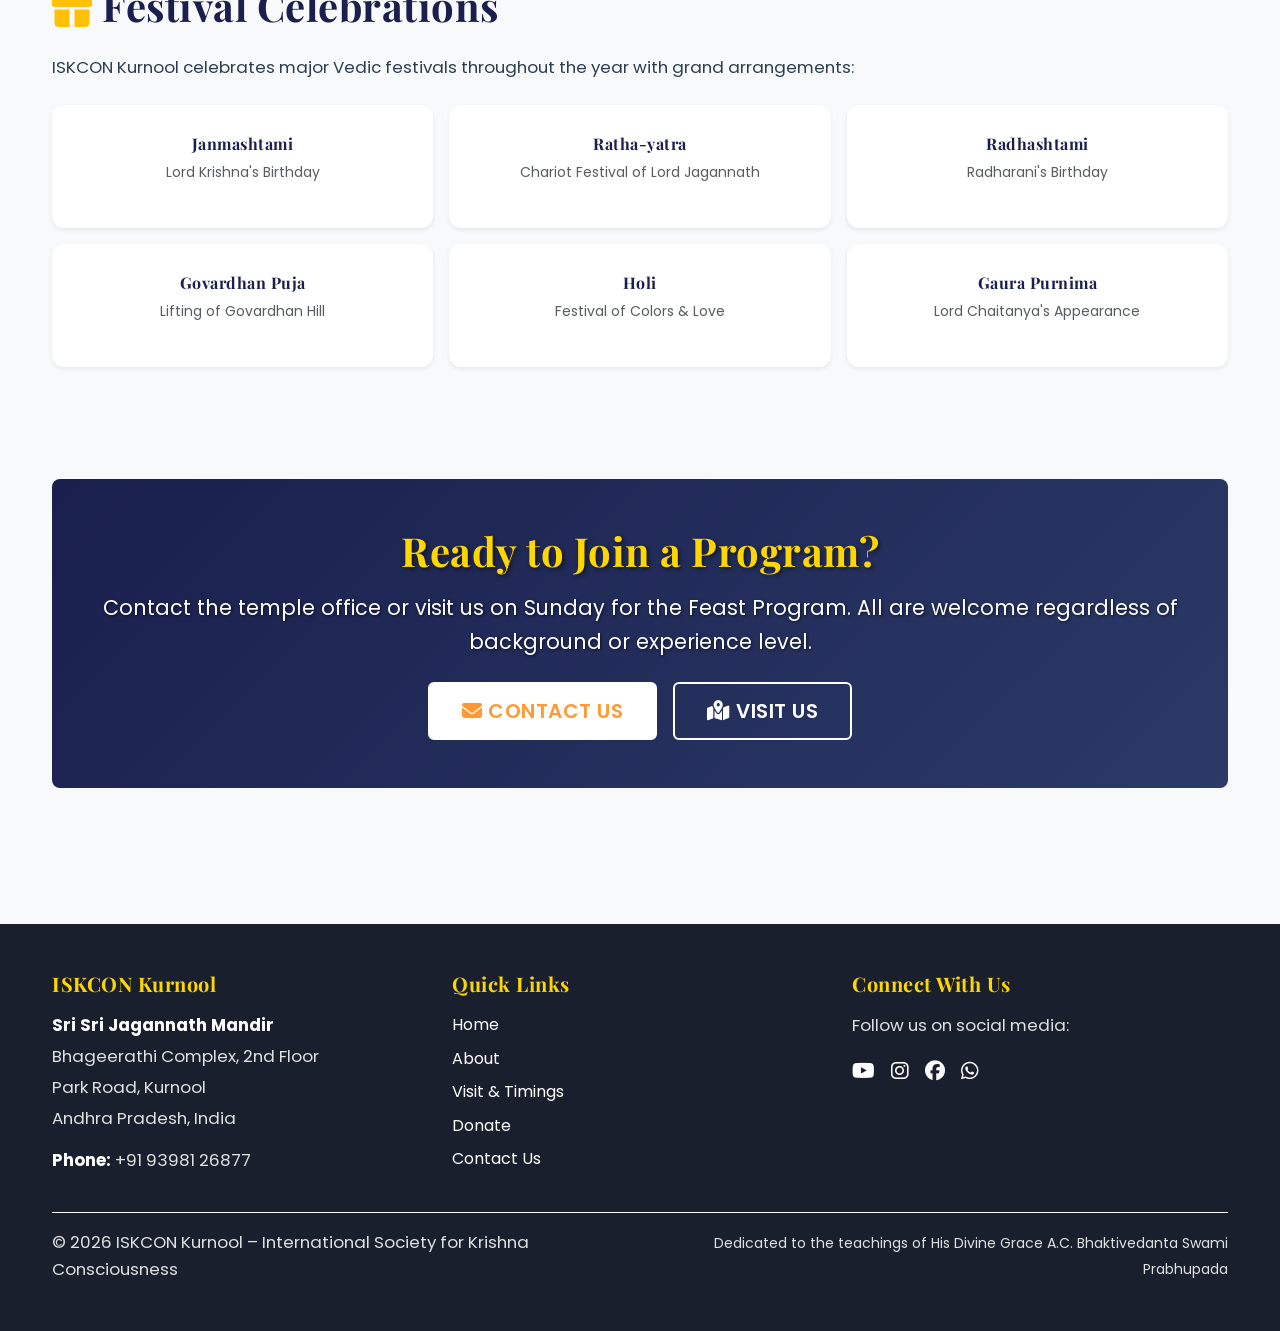
<file: programs.html>
<!DOCTYPE html>
<html lang="en">
<head>
  <meta charset="UTF-8" />
  <meta name="viewport" content="width=device-width, initial-scale=1" />
  <title>Programs | ISKCON Kurnool</title>
  <link href="https://cdn.jsdelivr.net/npm/bootstrap@5.3.3/dist/css/bootstrap.min.css" rel="stylesheet" />
  <link href="https://cdnjs.cloudflare.com/ajax/libs/font-awesome/6.4.0/css/all.min.css" rel="stylesheet" />
  <link rel="stylesheet" href="assets/css/style.css" />
</head>
<body>
  <!-- Mahamantra marquee -->
  <div class="mantra-bar">
    <div class="mantra-track">
      <span>HARE KRISHNA HARE KRISHNA &nbsp; KRISHNA KRISHNA HARE HARE &nbsp; HARE RAMA HARE RAMA &nbsp; RAMA RAMA HARE HARE &nbsp; • &nbsp;</span>
      <span>HARE KRISHNA HARE KRISHNA &nbsp; KRISHNA KRISHNA HARE HARE &nbsp; HARE RAMA HARE RAMA &nbsp; RAMA RAMA HARE HARE &nbsp; • &nbsp;</span>
    </div>
  </div>

   <!-- Navbar -->
  <nav class="navbar navbar-expand-lg navbar-light bg-white shadow-sm fixed-top">
    <div class="container-fluid">
      <a class="navbar-brand fw-bold d-flex align-items-center" href="index.html">
        <img src="assets/images/iskcon_logo.jpeg" alt="ISKCON Kurnool Logo" style="height:60px;width:auto;margin-right:8px;margin-top:4px;display:block;">
        <span data-i18n="nav.brandName">ISKCON KURNOOL</span>
      </a>

  

      <button class="navbar-toggler" type="button" data-bs-toggle="collapse" data-bs-target="#mainNavbar">
        <span class="navbar-toggler-icon"></span>
      </button>

      <div class="collapse navbar-collapse" id="mainNavbar">
        <ul class="navbar-nav ms-auto mb-2 mb-lg-0">
          <li class="nav-item"><a class="nav-link" href="index.html" data-i18n="nav.home">Home</a></li>
          <li class="nav-item"><a class="nav-link" href="about.html" data-i18n="nav.about">About</a></li>
          <li class="nav-item"><a class="nav-link" href="deities.html" data-i18n="nav.deities">Deities</a></li>
          <li class="nav-item"><a class="nav-link" href="visit.html" data-i18n="nav.visit">Visit</a></li>
          <li class="nav-item"><a class="nav-link" href="programs.html" data-i18n="nav.programs">Programs</a></li>
          <li class="nav-item"><a class="nav-link" href="calendar.html" data-i18n="nav.calendar">Calendar</a></li>
          <li class="nav-item"><a class="nav-link" href="donate.html" data-i18n="nav.donate">Donate</a></li>
          <li class="nav-item"><a class="nav-link" href="gallery.html" data-i18n="nav.gallery">Gallery</a></li>
          <li class="nav-item"><a class="nav-link" href="contact.html" data-i18n="nav.contact">Contact</a></li>
    <!-- Language Buttons (Always Visible - Right Side) -->
      <div class="d-none d-lg-flex gap-2 ms-auto me-3">
        <button type="button" class="btn btn-sm btn-warning" onclick="changeLanguage('en')" title="English" style="font-weight: 600;">EN</button>
        <button type="button" class="btn btn-sm btn-warning" onclick="changeLanguage('te')" title="Telugu" style="font-weight: 600;">TE</button>
        <button type="button" class="btn btn-sm btn-warning" onclick="changeLanguage('hi')" title="Hindi" style="font-weight: 600;">HI</button>
      </div>
          <!-- Language Buttons for Mobile (in hamburger menu) -->
          <li class="nav-item d-lg-none mt-2">
            <div class="d-flex gap-2 justify-content-center">
              <button type="button" class="btn btn-sm btn-warning" onclick="changeLanguage('en')" style="font-weight: 600;">EN</button>
              <button type="button" class="btn btn-sm btn-warning" onclick="changeLanguage('te')" style="font-weight: 600;">TE</button>
              <button type="button" class="btn btn-sm btn-warning" onclick="changeLanguage('hi')" style="font-weight: 600;">HI</button>
            </div>
          </li>
        </ul>
      </div>
    </div>
  </nav>

  <main class="py-5">
    <div class="container py-4">
      <!-- Page Title -->
      <section class="mb-5 text-center">
        <h1 class="fw-bold mb-3" data-i18n="programs.pageTitle">Programs at ISKCON Kurnool</h1>
        <p class="lead text-muted" data-i18n="programs.subtitle">Connect with Krishna through Classes, Kirtan & Community Service</p>
      </section>

      <!-- Sunday Feast -->
      <section class="mb-5">
        <div class="row align-items-center g-4">
          <div class="col-lg-6">
            <h2 class="fw-bold mb-4">
              <i class="fas fa-utensils text-warning"></i> <span data-i18n="programs.sundayFeast.title">Sunday Feast Program</span>
            </h2>
            <p class="mb-3" data-i18n="programs.sundayFeast.description">
              The Sunday Feast is a weekly festival featuring kirtan, discourse on Bhagavad-gita or Srimad-Bhagavatam, and delicious Krishna-prasadam for all visitors. This is the perfect way to experience the warmth of our spiritual community.
            </p>
            <div class="card border-0 shadow-sm mb-3">
              <div class="card-body">
                <ul class="list-unstyled">
                  <li class="mb-2"><i class="fas fa-check-circle text-success"></i> <strong data-i18n="programs.sundayFeast.dayLabel">Day:</strong> <span data-i18n="programs.sundayFeast.day">Every Sunday</span></li>
                  <li class="mb-2"><i class="fas fa-check-circle text-success"></i> <strong data-i18n="programs.sundayFeast.timeLabel">Time:</strong> <span data-i18n="programs.sundayFeast.time">5:00 PM – 8:00 PM</span></li>
                  <li class="mb-2"><i class="fas fa-check-circle text-success"></i> <strong data-i18n="programs.sundayFeast.includesLabel">Includes:</strong> <span data-i18n="programs.sundayFeast.includes">Kirtan, Lecture, Arati & Prasadam</span></li>
                  <li><i class="fas fa-check-circle text-success"></i> <strong data-i18n="programs.sundayFeast.costLabel">Cost:</strong> <span data-i18n="programs.sundayFeast.cost">Free for all (families & newcomers welcome)</span></li>
                </ul>
              </div>
            </div>
          </div>
          <div class="col-lg-6">
            <div style="background: linear-gradient(135deg, #FF9933, #FFD700); border-radius: 12px; padding: 2rem; color: white; text-align: center;">
              <i class="fas fa-hands-praying" style="font-size: 3.5rem; margin-bottom: 1rem;"></i>
              <h4 class="fw-bold" data-i18n="programs.sundayFeast.joinTitle">Join the Feast</h4>
              <p data-i18n="programs.sundayFeast.joinText">Experience Krishna consciousness with our spiritual family every Sunday.</p>
              <a href="contact.html" class="btn btn-light btn-sm" data-i18n="programs.sundayFeast.joinButton">Get in Touch</a>
            </div>
          </div>
        </div>
      </section>
      <!-- Daily Classes -->
      <section class="mb-5">
        <h2 class="fw-bold mb-4 text-center">
          <i class="fas fa-book-open text-warning"></i> <span data-i18n="programs.dailyClasses.title">Daily Scriptural Classes</span>
        </h2>
        <p class="text-center mb-4" data-i18n="programs.dailyClasses.description">Understand the wisdom of Bhagavad-gita and Srimad-Bhagavatam through regular classes.</p>
        <div class="row g-4">
          <div class="col-md-6">
            <div class="card h-100 border-0 shadow-md">
              <div class="card-header bg-primary text-white fw-bold">
                <i class="fas fa-scroll"></i> <span data-i18n="programs.bhagavatam.title">Bhagavatam Class</span>
              </div>
              <div class="card-body">
                <p class="mb-2"><strong data-i18n="programs.bhagavatam.timingLabel">Timing:</strong> <span data-i18n="programs.bhagavatam.timing">8:30 AM – 9:15 AM (Daily)</span></p>
                <p class="mb-2"><strong data-i18n="programs.bhagavatam.locationLabel">Location:</strong> <span data-i18n="programs.bhagavatam.location">Main Temple Hall</span></p>
                <p class="mb-3" data-i18n="programs.bhagavatam.description">Deep dive into the spiritual teachings of Srimad-Bhagavatam, the most important Vedic scripture.</p>
                <span class="badge bg-success" data-i18n="programs.bhagavatam.badge1">Beginner Friendly</span>
                <span class="badge bg-info" data-i18n="programs.bhagavatam.badge2">In Telugu/Hindi</span>
              </div>
            </div>
          </div>
          <div class="col-md-6">
            <div class="card h-100 border-0 shadow-md">
              <div class="card-header bg-primary text-white fw-bold">
                <i class="fas fa-dharmachakra"></i> <span data-i18n="programs.gita.title">Bhagavad-gita Class</span>
              </div>
              <div class="card-body">
                <p class="mb-2"><strong data-i18n="programs.gita.timingLabel">Timing:</strong> <span data-i18n="programs.gita.timing">Friday 7:00 PM – 8:00 PM (Weekly)</span></p>
                <p class="mb-2"><strong data-i18n="programs.gita.locationLabel">Location:</strong> <span data-i18n="programs.gita.location">Main Temple Hall</span></p>
                <p class="mb-3" data-i18n="programs.gita.description">Systematic study of the Bhagavad-gita, Lord Krishna's teachings to Arjuna on the battlefield.</p>
                <span class="badge bg-success" data-i18n="programs.gita.badge1">All Levels</span>
                <span class="badge bg-info" data-i18n="programs.gita.badge2">In English/Telugu</span>
              </div>
            </div>
          </div>
        </div>
      </section>
      <!-- Youth & Student Programs -->
      <section class="mb-5">
        <h2 class="fw-bold mb-4 text-center">
          <i class="fas fa-graduation-cap text-warning"></i> <span data-i18n="programs.youth.title">Youth & Student Programs</span>
        </h2>
        <p class="text-center mb-4" data-i18n="programs.youth.description">Special programs designed for young seekers to balance spiritual life with studies.</p>
        <div class="row g-4">
          <div class="col-md-6">
            <div class="card h-100 border-0 shadow-md">
              <div class="card-header" style="background: linear-gradient(135deg, #FF6B35, #FF9933); color: white; font-weight: bold;">
                <i class="fas fa-users"></i> <span data-i18n="programs.youthSatsang.title">Youth Satsang</span>
              </div>
              <div class="card-body">
                <p class="mb-2"><strong data-i18n="programs.youthSatsang.dayLabel">Day:</strong> <span data-i18n="programs.youthSatsang.day">Saturday Evening</span></p>
                <p class="mb-2"><strong data-i18n="programs.youthSatsang.activitiesLabel">Activities:</strong></p>
                <ul class="list-unstyled small">
                  <li data-i18n="programs.youthSatsang.activity1">• Interactive discussions on Vedic topics</li>
                  <li data-i18n="programs.youthSatsang.activity2">• Q&A session with senior devotees</li>
                  <li data-i18n="programs.youthSatsang.activity3">• Kirtan and devotional music</li>
                  <li data-i18n="programs.youthSatsang.activity4">• Prasadam and fellowship</li>
                </ul>
              </div>
            </div>
          </div>
          <div class="col-md-6">
            <div class="card h-100 border-0 shadow-md">
              <div class="card-header" style="background: linear-gradient(135deg, #FF6B35, #FF9933); color: white; font-weight: bold;">
                <i class="fas fa-school"></i> <span data-i18n="programs.campus.title">Campus & Hostel Programs</span>
              </div>
              <div class="card-body">
                <p class="mb-2"><strong data-i18n="programs.campus.howItWorksLabel">How it works:</strong></p>
                <ul class="list-unstyled small">
                  <li data-i18n="programs.campus.point1">• Programs arranged on college/hostel request</li>
                  <li data-i18n="programs.campus.point2">• Sessions on stress management & spirituality</li>
                  <li data-i18n="programs.campus.point3">• Mentoring and guidance for students</li>
                  <li data-i18n="programs.campus.point4">• Contact us to schedule your college program</li>
                </ul>
              </div>
            </div>
          </div>
        </div>
      </section>
      <!-- Children & Family Programs -->
      <section class="mb-5">
        <h2 class="fw-bold mb-4 text-center">
          <i class="fas fa-heart text-warning"></i> <span data-i18n="programs.family.title">Children & Family Programs</span>
        </h2>
        <p class="text-center mb-4" data-i18n="programs.family.description">Bring your family and children to grow together in Krishna consciousness.</p>
        <div class="row g-4">
          <div class="col-md-6">
            <div class="card h-100 border-0 shadow-md" style="border-top: 4px solid #FFD700;">
              <div class="card-body">
                <h5 class="card-title fw-bold mb-3">
                  <i class="fas fa-child text-warning"></i> <span data-i18n="programs.children.title">Children's Krishna Club</span>
                </h5>
                <p class="mb-2" data-i18n="programs.children.description">Weekly or monthly sessions for kids aged 4-12 featuring:</p>
                <ul class="list-unstyled small">
                  <li data-i18n="programs.children.point1">✓ Krishna stories and moral lessons</li>
                  <li data-i18n="programs.children.point2">✓ Bhajans (devotional songs)</li>
                  <li data-i18n="programs.children.point3">✓ Arts, crafts & dance</li>
                  <li data-i18n="programs.children.point4">✓ Games based on Krishna conscious values</li>
                  <li data-i18n="programs.children.point5">✓ Prasadam and snacks</li>
                </ul>
              </div>
            </div>
          </div>
          <div class="col-md-6">
            <div class="card h-100 border-0 shadow-md" style="border-top: 4px solid #FFD700;">
              <div class="card-body">
                <h5 class="card-title fw-bold mb-3">
                  <i class="fas fa-users text-warning"></i> <span data-i18n="programs.familySatsang.title">Family Satsang</span>
                </h5>
                <p class="mb-2" data-i18n="programs.familySatsang.description">Special gatherings for families featuring:</p>
                <ul class="list-unstyled small">
                  <li data-i18n="programs.familySatsang.point1">✓ Family-friendly kirtan sessions</li>
                  <li data-i18n="programs.familySatsang.point2">✓ Short talks on family values & spirituality</li>
                  <li data-i18n="programs.familySatsang.point3">✓ Games and activities for all ages</li>
                  <li data-i18n="programs.familySatsang.point4">✓ Prasadam dinner together</li>
                  <li data-i18n="programs.familySatsang.point5">✓ During festivals and special days</li>
                </ul>
              </div>
            </div>
          </div>
        </div>
      </section>
      <!-- Nama-hatta & Home Programs -->
      <section class="mb-5 bg-light rounded-3 p-4">
        <h2 class="fw-bold mb-4">
          <i class="fas fa-house-heart text-warning"></i> <span data-i18n="programs.namahatta.title">Nama-hatta & Home Programs</span>
        </h2>
        <p class="mb-4" data-i18n="programs.namahatta.description">
          Nama-hatta (song of the holy names) programs bring Krishna consciousness directly to your home or neighborhood. These intimate gatherings feature kirtan, reading, discussions and prasadam distribution.
        </p>
        <div class="row g-3">
          <div class="col-md-4">
            <div class="text-center">
              <i class="fas fa-music text-warning" style="font-size: 2.5rem; margin-bottom: 0.5rem;"></i>
              <h6 class="fw-bold" data-i18n="programs.namahatta.host.title">Host a Program</h6>
              <p class="small" data-i18n="programs.namahatta.host.text">Organize kirtan and discourse in your home or locality</p>
            </div>
          </div>
          <div class="col-md-4">
            <div class="text-center">
              <i class="fas fa-people-group text-warning" style="font-size: 2.5rem; margin-bottom: 0.5rem;"></i>
              <h6 class="fw-bold" data-i18n="programs.namahatta.join.title">Join a Group</h6>
              <p class="small" data-i18n="programs.namahatta.join.text">Participate in existing Nama-hatta groups in your area</p>
            </div>
          </div>
          <div class="col-md-4">
            <div class="text-center">
              <i class="fas fa-phone text-warning" style="font-size: 2.5rem; margin-bottom: 0.5rem;"></i>
              <h6 class="fw-bold" data-i18n="programs.namahatta.contact.title">Contact Temple</h6>
              <p class="small" data-i18n="programs.namahatta.contact.text">Schedule or coordinate with our office for details</p>
            </div>
          </div>
        </div>
      </section>
      <!-- Festival Celebrations -->
      <section class="mb-5">
        <h2 class="fw-bold mb-4">
          <i class="fas fa-gift text-warning"></i> <span data-i18n="programs.festivals.title">Festival Celebrations</span>
        </h2>
        <p class="mb-4" data-i18n="programs.festivals.description">ISKCON Kurnool celebrates major Vedic festivals throughout the year with grand arrangements:</p>
        <div class="row g-3">
          <div class="col-md-4">
            <div class="card border-0 shadow-sm">
              <div class="card-body text-center">
                <h6 class="fw-bold" data-i18n="programs.festivals.janmashtami">Janmashtami</h6>
                <p class="small text-muted" data-i18n="programs.festivals.janmashtamiDesc">Lord Krishna's Birthday</p>
              </div>
            </div>
          </div>
          <div class="col-md-4">
            <div class="card border-0 shadow-sm">
              <div class="card-body text-center">
                <h6 class="fw-bold" data-i18n="programs.festivals.rathayatra">Ratha-yatra</h6>
                <p class="small text-muted" data-i18n="programs.festivals.rathayatraDesc">Chariot Festival of Lord Jagannath</p>
              </div>
            </div>
          </div>
          <div class="col-md-4">
            <div class="card border-0 shadow-sm">
              <div class="card-body text-center">
                <h6 class="fw-bold" data-i18n="programs.festivals.radhashtami">Radhashtami</h6>
                <p class="small text-muted" data-i18n="programs.festivals.radhashtamiDesc">Radharani's Birthday</p>
              </div>
            </div>
          </div>
          <div class="col-md-4">
            <div class="card border-0 shadow-sm">
              <div class="card-body text-center">
                <h6 class="fw-bold" data-i18n="programs.festivals.govardhan">Govardhan Puja</h6>
                <p class="small text-muted" data-i18n="programs.festivals.govardhanDesc">Lifting of Govardhan Hill</p>
              </div>
            </div>
          </div>
          <div class="col-md-4">
            <div class="card border-0 shadow-sm">
              <div class="card-body text-center">
                <h6 class="fw-bold" data-i18n="programs.festivals.holi">Holi</h6>
                <p class="small text-muted" data-i18n="programs.festivals.holiDesc">Festival of Colors & Love</p>
              </div>
            </div>
          </div>
          <div class="col-md-4">
            <div class="card border-0 shadow-sm">
              <div class="card-body text-center">
                <h6 class="fw-bold" data-i18n="programs.festivals.gauraPurnima">Gaura Purnima</h6>
                <p class="small text-muted" data-i18n="programs.festivals.gauraPurnimaDesc">Lord Chaitanya's Appearance</p>
              </div>
            </div>
          </div>
        </div>
      </section>
<!-- Call to Action -->
<section class="py-5 rounded-3 text-center" style="background: linear-gradient(135deg, #1a1f4d 0%, #2b3a67 100%);">
  <h2 class="fw-bold mb-3" style="color: #FFD700; text-shadow: 2px 2px 4px rgba(0,0,0,0.5);" data-i18n="programs.cta.title">Ready to Join a Program?</h2>
  <p class="mb-4 lead" style="color: #ffffff; text-shadow: 1px 1px 3px rgba(0,0,0,0.6); font-size: 1.3rem; font-weight: 400;" data-i18n="programs.cta.text">
    Contact the temple office or visit us on Sunday for the Feast Program. All are welcome regardless of background or experience level.
  </p>

        <div class="d-flex gap-3 justify-content-center flex-wrap">
          <a href="contact.html" class="btn btn-light btn-lg">
            <i class="fas fa-envelope"></i> <span data-i18n="programs.cta.contactButton">Contact Us</span>
          </a>
          <a href="visit.html" class="btn btn-outline-light btn-lg">
            <i class="fas fa-map-location-dot"></i> <span data-i18n="programs.cta.visitButton">Visit Us</span>
          </a>
        </div>
      </section>
    </div>
  </main>
  <!-- Footer -->
  <footer class="py-5 bg-dark text-light">
    <div class="container">
      <div class="row g-4 mb-4">
        <div class="col-md-4">
          <h5 class="fw-bold mb-3" data-i18n="footer.title">ISKCON Kurnool</h5>
          <p class="mb-1"><strong data-i18n="footer.subtitle">Sri Sri Jagannath Mandir</strong></p>
          <p class="mb-1" data-i18n="footer.address1">Bhageerathi Complex, 2nd Floor</p>
          <p class="mb-1" data-i18n="footer.address2">Park Road, Kurnool</p>
          <p class="mb-3" data-i18n="footer.address3">Andhra Pradesh, India</p>
          <p class="mb-0"><strong data-i18n="footer.phoneLabel">Phone:</strong> +91 93981 26877</p>
        </div>
        <div class="col-md-4">
          <h5 class="fw-bold mb-3" data-i18n="footer.quickLinks">Quick Links</h5>
          <ul class="list-unstyled">
            <li class="mb-2"><a href="index.html" class="text-decoration-none text-light" data-i18n="nav.home">Home</a></li>
            <li class="mb-2"><a href="about.html" class="text-decoration-none text-light" data-i18n="nav.about">About</a></li>
            <li class="mb-2"><a href="visit.html" class="text-decoration-none text-light" data-i18n="footer.link1">Visit & Timings</a></li>
            <li class="mb-2"><a href="donate.html" class="text-decoration-none text-light" data-i18n="nav.donate">Donate</a></li>
            <li><a href="contact.html" class="text-decoration-none text-light" data-i18n="footer.link4">Contact Us</a></li>
          </ul>
        </div>
        <div class="col-md-4">
          <h5 class="fw-bold mb-3" data-i18n="footer.connect">Connect With Us</h5>
          <p class="mb-3" data-i18n="footer.followText">Follow us on social media:</p>
          <div class="d-flex gap-3">
            <a href="https://www.youtube.com/@iskconkurnool" class="text-light fs-5" title="YouTube" target="_blank" rel="noopener noreferrer"><i class="fab fa-youtube"></i></a>
            <a href="https://www.instagram.com/iskcon_kurnool/" class="text-light fs-5" title="Instagram" target="_blank" rel="noopener noreferrer"><i class="fab fa-instagram"></i></a>
            <a href="https://www.facebook.com/IskconKurnool" class="text-light fs-5" title="Facebook" target="_blank" rel="noopener noreferrer"><i class="fab fa-facebook"></i></a>
            <a href="https://wa.me/919398126877" class="text-light fs-5" title="WhatsApp" target="_blank" rel="noopener noreferrer"><i class="fab fa-whatsapp"></i></a>
          </div>
        </div>
      </div>
      <hr class="bg-light">
      <div class="row align-items-center">
        <div class="col-md-6">
          <p class="mb-0" data-i18n="footer.copyright">© <span id="year"></span> ISKCON Kurnool – International Society for Krishna Consciousness</p>
        </div>
        <div class="col-md-6 text-md-end">
          <small data-i18n="footer.dedication">Dedicated to the teachings of His Divine Grace A.C. Bhaktivedanta Swami Prabhupada</small>
        </div>
      </div>
    </div>
  </footer>

  <script src="https://cdn.jsdelivr.net/npm/bootstrap@5.3.3/dist/js/bootstrap.bundle.min.js"></script>
  <script>
    document.getElementById('year').textContent = new Date().getFullYear();
  </script>

   <!-- Multilingual Translation Script -->
  <script>
    const defaultLang = 'en';
    let translationsCache = {};

    async function loadTranslations(lang) {
      try {
        console.log('Loading language:', lang);
        
        if (translationsCache[lang]) {
          applyTranslations(translationsCache[lang]);
          localStorage.setItem('lang', lang);
          return;
        }

        const response = await fetch(`assets/lang/${lang}.json`);
        
        if (!response.ok) {
          console.error(`Failed to load ${lang}.json - Status: ${response.status}`);
          return;
        }

        const translations = await response.json();
        translationsCache[lang] = translations;
        
        applyTranslations(translations);
        localStorage.setItem('lang', lang);
        
        console.log(`✅ Successfully loaded ${lang} translations`);
      } catch (e) {
        console.error('Translation load error:', e);
      }
    }

    function applyTranslations(translations) {
      document.querySelectorAll('[data-i18n]').forEach(el => {
        const key = el.getAttribute('data-i18n');
        const text = translations[key];
        
        if (!text) return;

        const tag = el.tagName.toLowerCase();
        if (tag === 'input' || tag === 'textarea') {
          el.placeholder = text;
        } else {
          el.textContent = text;
        }
      });
    }

    function changeLanguage(lang) {
      loadTranslations(lang);
    }

    document.addEventListener('DOMContentLoaded', () => {
      const saved = localStorage.getItem('lang') || defaultLang;
      loadTranslations(saved);
    });
  </script>
</body>
</html>
</file>
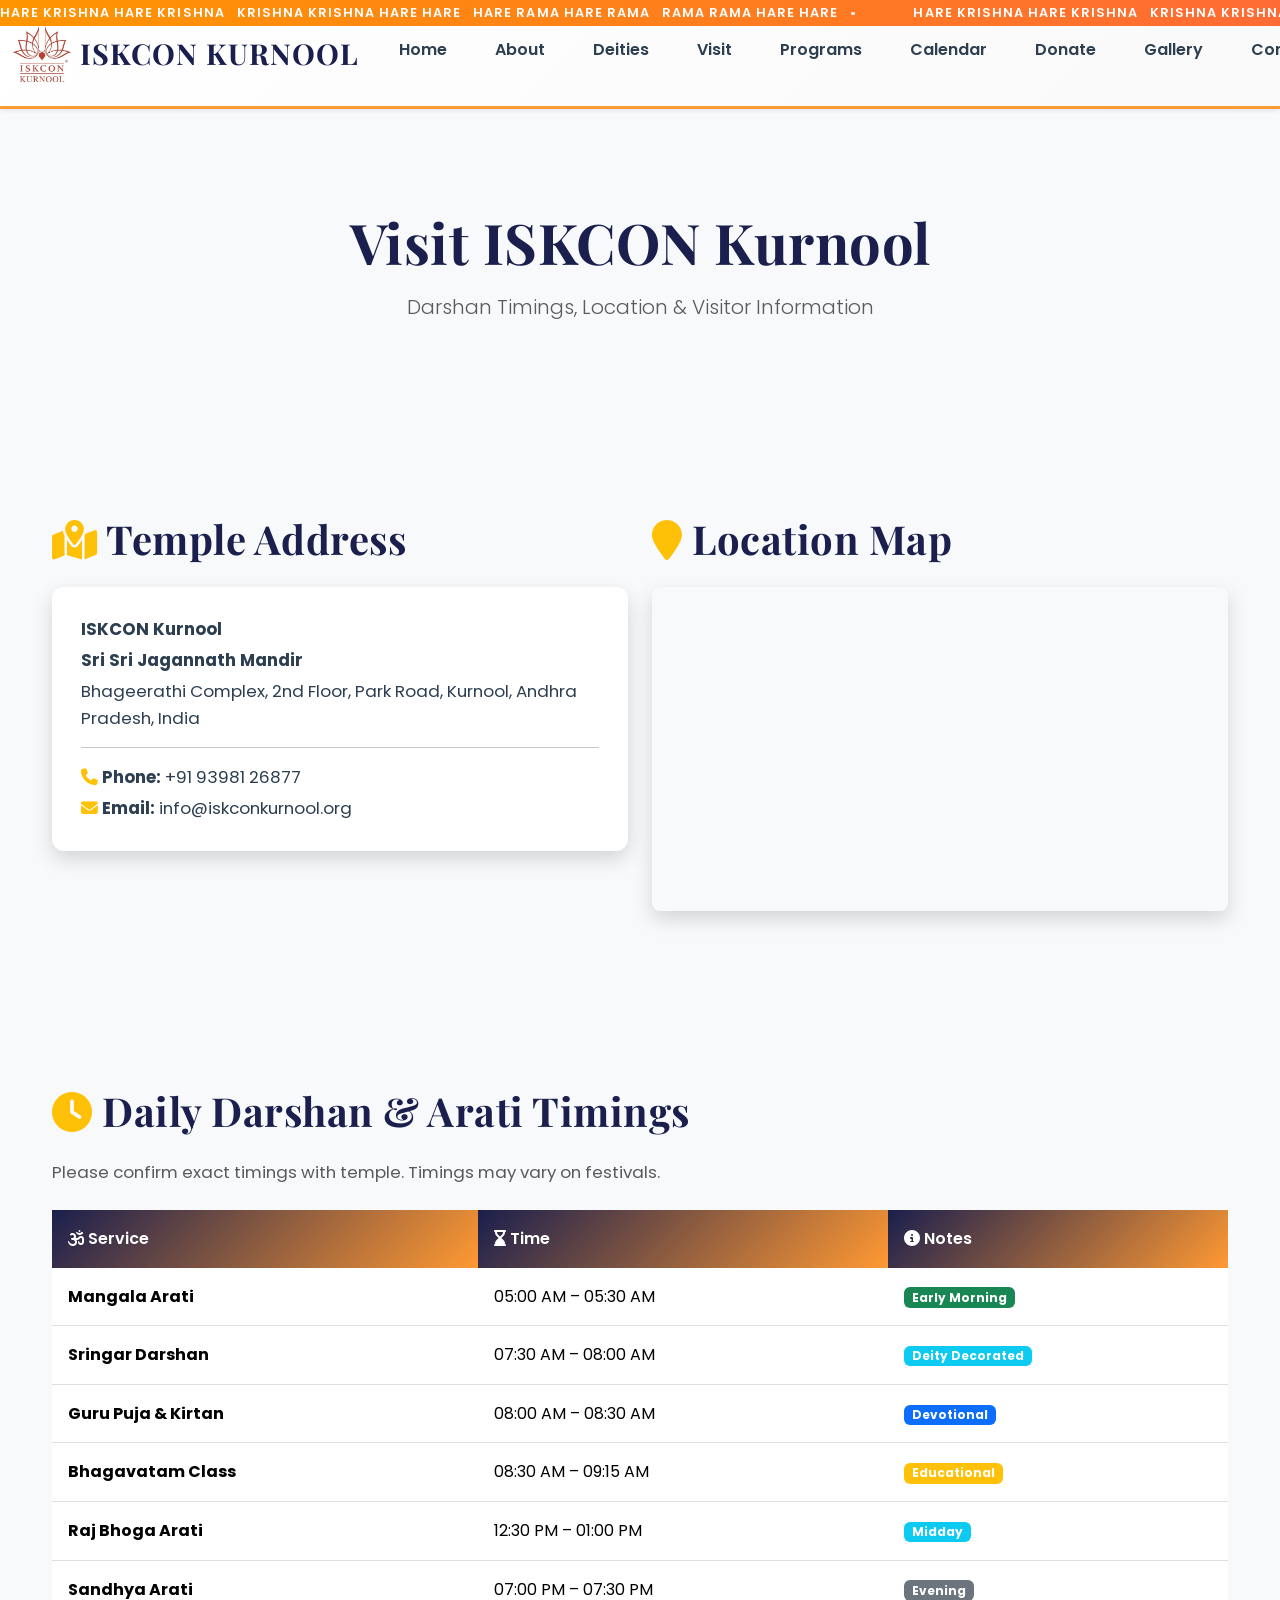
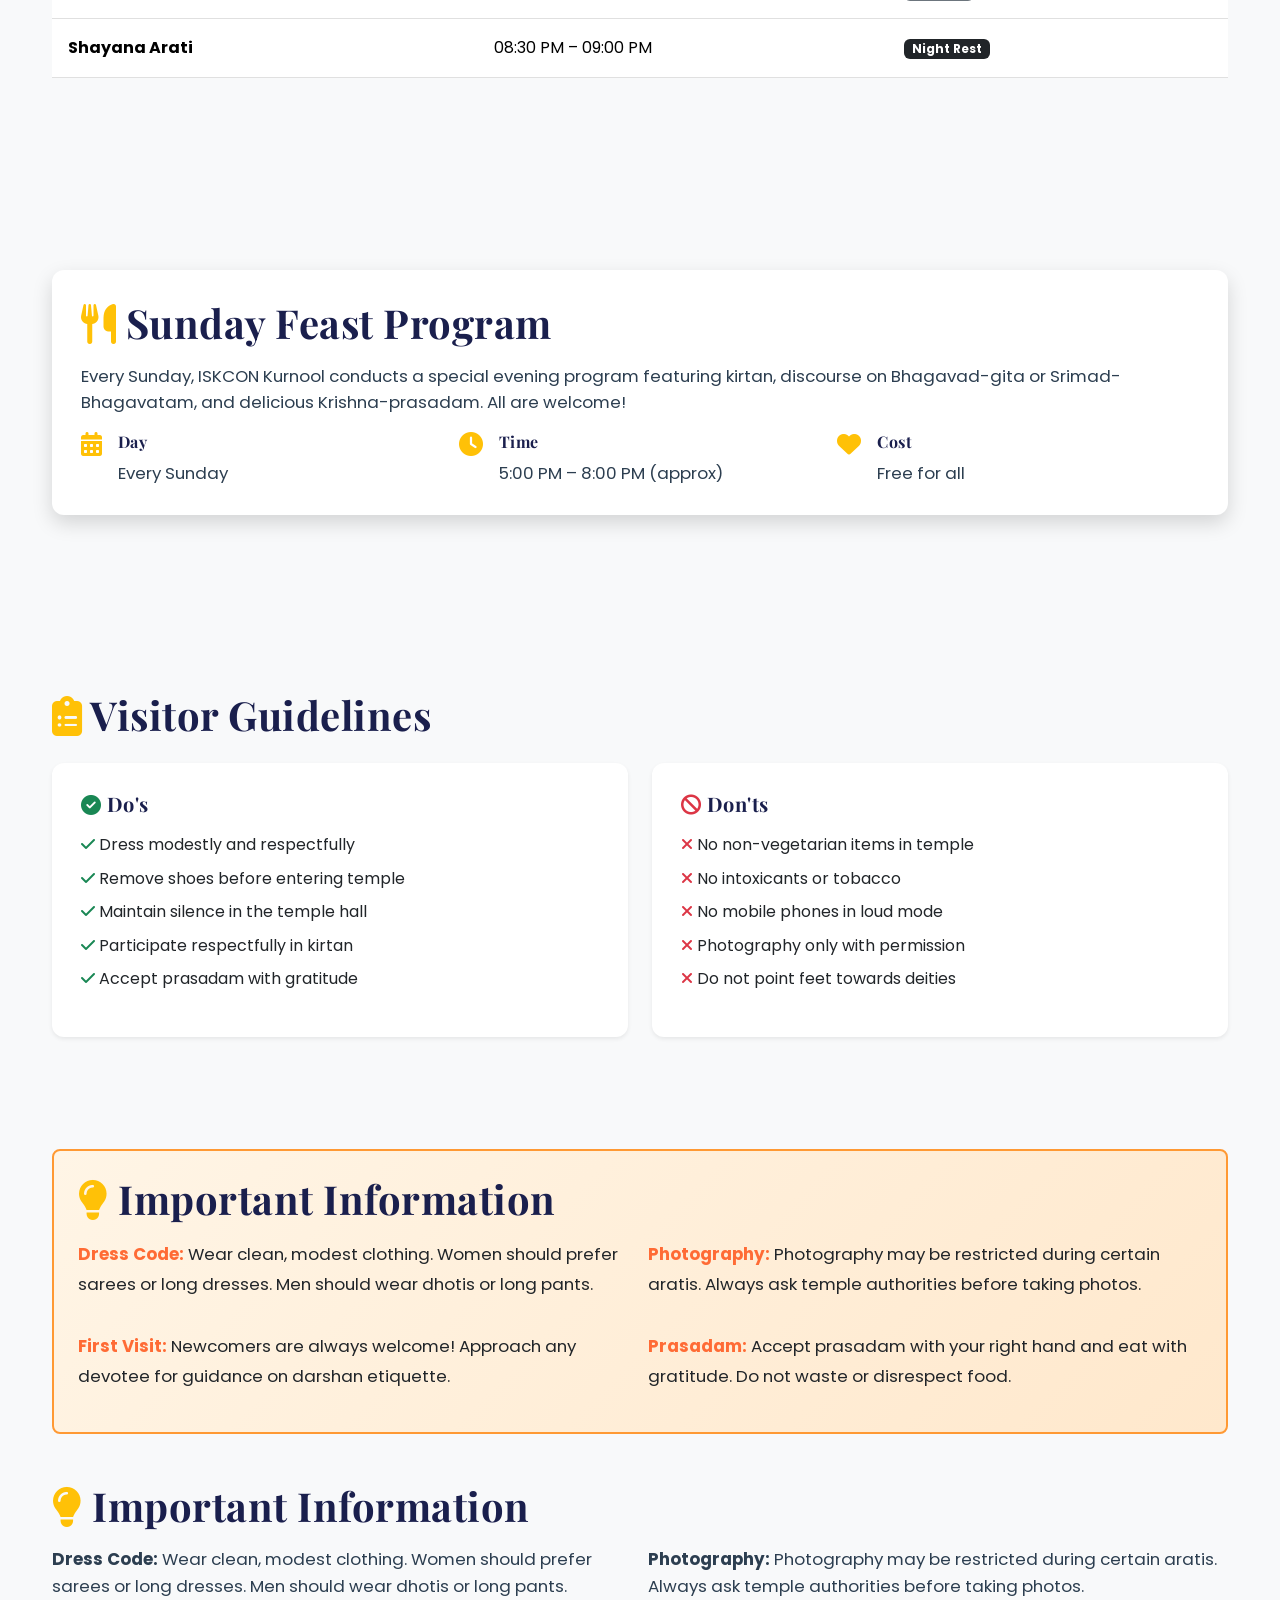
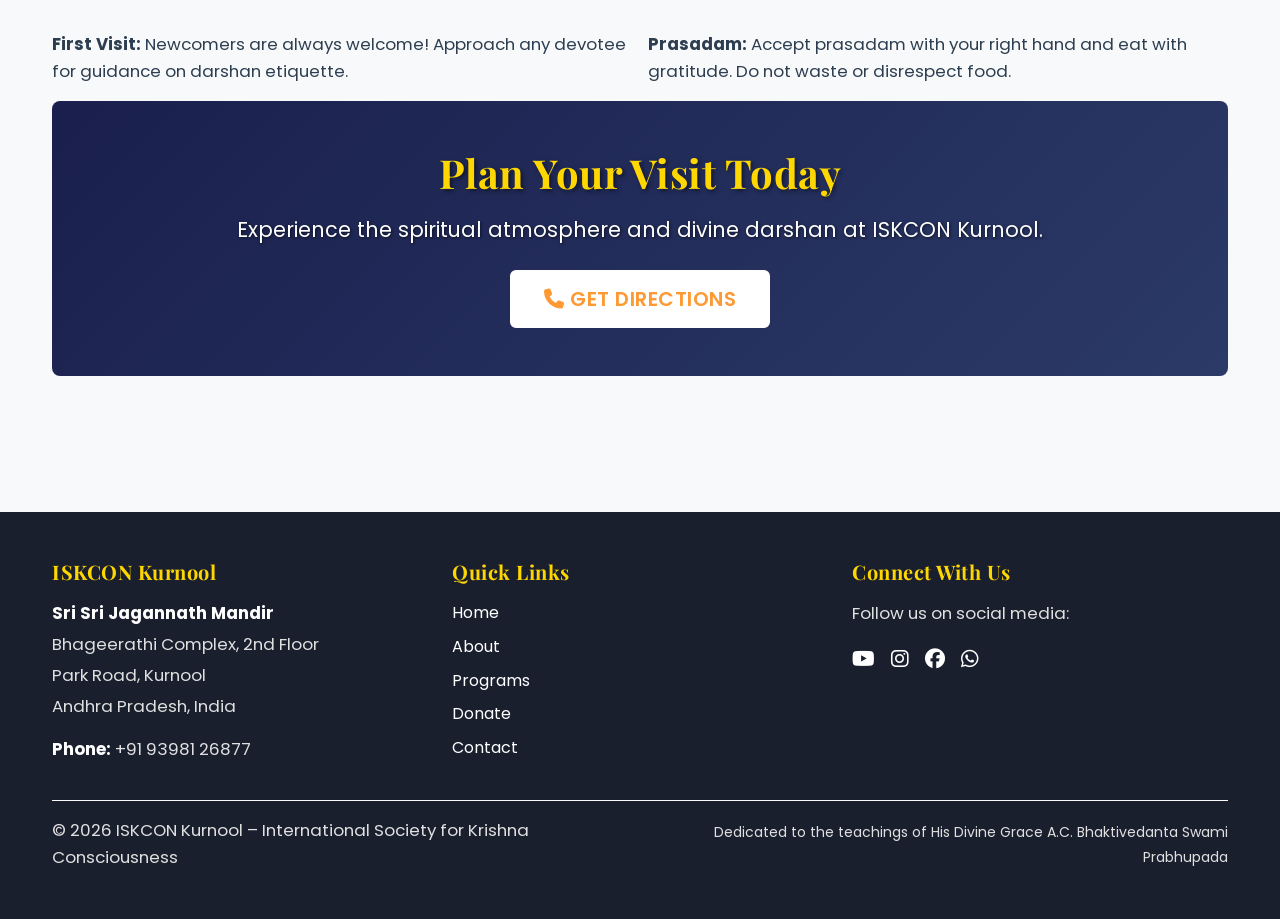
<file: visit.html>
<!DOCTYPE html>
<html lang="en">
<head>
  <meta charset="UTF-8" />
  <meta name="viewport" content="width=device-width, initial-scale=1" />
  <title>Visit & Timings | ISKCON Kurnool</title>
  <link href="https://cdn.jsdelivr.net/npm/bootstrap@5.3.3/dist/css/bootstrap.min.css" rel="stylesheet" />
  <link href="https://cdnjs.cloudflare.com/ajax/libs/font-awesome/6.4.0/css/all.min.css" rel="stylesheet" />
  <link rel="stylesheet" href="assets/css/style.css" />
</head>
<body>
  <!-- Mahamantra marquee -->
  <div class="mantra-bar">
    <div class="mantra-track">
      <span>HARE KRISHNA HARE KRISHNA &nbsp; KRISHNA KRISHNA HARE HARE &nbsp; HARE RAMA HARE RAMA &nbsp; RAMA RAMA HARE HARE &nbsp; • &nbsp;</span>
      <span>HARE KRISHNA HARE KRISHNA &nbsp; KRISHNA KRISHNA HARE HARE &nbsp; HARE RAMA HARE RAMA &nbsp; RAMA RAMA HARE HARE &nbsp; • &nbsp;</span>
    </div>
  </div>
   <!-- Navbar -->
  <nav class="navbar navbar-expand-lg navbar-light bg-white shadow-sm fixed-top">
    <div class="container-fluid">
      <a class="navbar-brand fw-bold d-flex align-items-center" href="index.html">
        <img src="assets/images/iskcon_logo.jpeg" alt="ISKCON Kurnool Logo" style="height:60px;width:auto;margin-right:8px;margin-top:4px;display:block;">
        <span data-i18n="nav.brandName">ISKCON KURNOOL</span>
      </a>

      <button class="navbar-toggler" type="button" data-bs-toggle="collapse" data-bs-target="#mainNavbar">
        <span class="navbar-toggler-icon"></span>
      </button>

      <div class="collapse navbar-collapse" id="mainNavbar">
        <ul class="navbar-nav ms-auto mb-2 mb-lg-0">
          <li class="nav-item"><a class="nav-link" href="index.html" data-i18n="nav.home">Home</a></li>
          <li class="nav-item"><a class="nav-link" href="about.html" data-i18n="nav.about">About</a></li>
          <li class="nav-item"><a class="nav-link" href="deities.html" data-i18n="nav.deities">Deities</a></li>
          <li class="nav-item"><a class="nav-link" href="visit.html" data-i18n="nav.visit">Visit</a></li>
          <li class="nav-item"><a class="nav-link" href="programs.html" data-i18n="nav.programs">Programs</a></li>
          <li class="nav-item"><a class="nav-link" href="calendar.html" data-i18n="nav.calendar">Calendar</a></li>
          <li class="nav-item"><a class="nav-link" href="donate.html" data-i18n="nav.donate">Donate</a></li>
          <li class="nav-item"><a class="nav-link" href="gallery.html" data-i18n="nav.gallery">Gallery</a></li>
          <li class="nav-item"><a class="nav-link" href="contact.html" data-i18n="nav.contact">Contact</a></li>

      <!-- Language Buttons (Always Visible - Right Side) -->
      <div class="d-none d-lg-flex gap-2 ms-auto me-3">
        <button type="button" class="btn btn-sm btn-warning" onclick="changeLanguage('en')" title="English" style="font-weight: 600;">EN</button>
        <button type="button" class="btn btn-sm btn-warning" onclick="changeLanguage('te')" title="Telugu" style="font-weight: 600;">TE</button>
        <button type="button" class="btn btn-sm btn-warning" onclick="changeLanguage('hi')" title="Hindi" style="font-weight: 600;">HI</button>
      </div>

          <!-- Language Buttons for Mobile (in hamburger menu) -->
          <li class="nav-item d-lg-none mt-2">
            <div class="d-flex gap-2 justify-content-center">
              <button type="button" class="btn btn-sm btn-warning" onclick="changeLanguage('en')" style="font-weight: 600;">EN</button>
              <button type="button" class="btn btn-sm btn-warning" onclick="changeLanguage('te')" style="font-weight: 600;">TE</button>
              <button type="button" class="btn btn-sm btn-warning" onclick="changeLanguage('hi')" style="font-weight: 600;">HI</button>
            </div>
          </li>
        </ul>
      </div>
    </div>
  </nav>


  <main class="py-5">
    <div class="container py-4">
      <!-- Page Title -->
      <section class="mb-5 text-center">
        <h1 class="fw-bold mb-3" data-i18n="visit.pageTitle">Visit ISKCON Kurnool</h1>
        <p class="lead text-muted" data-i18n="visit.subtitle">Darshan Timings, Location & Visitor Information</p>
      </section>

      <!-- Address + Map Section -->
      <section class="mb-5">
        <div class="row g-4">
          <div class="col-lg-6">
            <h2 class="fw-bold mb-4">
              <i class="fas fa-map-location-dot text-warning"></i> <span data-i18n="visit.templeAddress">Temple Address</span>
            </h2>
            <div class="card shadow-md border-0 mb-3">
              <div class="card-body">
                <p class="mb-1"><strong data-i18n="visit.templeName">ISKCON Kurnool</strong></p>
                <p class="mb-1"><strong data-i18n="visit.deityName">Sri Sri Jagannath Mandir</strong></p>
                <p class="mb-3" data-i18n="visit.addressFull">Bhageerathi Complex, 2nd Floor, Park Road, Kurnool, Andhra Pradesh, India</p>
                <hr>
                <p class="mb-1"><i class="fas fa-phone text-warning"></i> <strong data-i18n="visit.phoneLabel">Phone:</strong> +91 93981 26877</p>
                <p class="mb-0"><i class="fas fa-envelope text-warning"></i> <strong data-i18n="visit.emailLabel">Email:</strong> info@iskconkurnool.org</p>
              </div>
            </div>
          </div>
          <div class="col-lg-6">
            <h2 class="fw-bold mb-4">
              <i class="fas fa-location-pin text-warning"></i> <span data-i18n="visit.locationMap">Location Map</span>
            </h2>
            <div class="ratio ratio-16x9 rounded-3 overflow-hidden shadow-md">
              <iframe
                src="https://www.google.com/maps/embed?pb=!1m18!1m12!1m3!1d3838.5094296187854!2d78.04097517491161!3d15.82980058481552!2m3!1f0!2f0!3f0!3m2!1i1024!2i768!4f13.1!3m3!1m2!1s0x3bb5e75916c304f3%3A0x18f16b94e775330d!2sISKCON%20Shri%20Jagannatha%20Swamy%20Temple!5e0!3m2!1sen!2sus!4v1768463720958!5m2!1sen!2sus"
                style="border:0;"
                allowfullscreen=""
                loading="lazy"
                referrerpolicy="no-referrer-when-downgrade"></iframe>
            </div>
          </div>
        </div>
      </section>
      <!-- Daily Darshan & Arati Timings -->
      <section class="mb-5">
        <h2 class="fw-bold mb-4">
          <i class="fas fa-clock text-warning"></i> <span data-i18n="visit.timingsTitle">Daily Darshan & Arati Timings</span>
        </h2>
        <p class="mb-4 text-muted" data-i18n="visit.timingsNote">Please confirm exact timings with temple. Timings may vary on festivals.</p>
        <div class="table-responsive">
          <table class="table table-hover align-middle">
            <thead class="table-dark">
              <tr>
                <th><i class="fas fa-om"></i> <span data-i18n="visit.table.service">Service</span></th>
                <th><i class="fas fa-hourglass-end"></i> <span data-i18n="visit.table.time">Time</span></th>
                <th><i class="fas fa-info-circle"></i> <span data-i18n="visit.table.notes">Notes</span></th>
              </tr>
            </thead>
            <tbody>
              <tr>
                <td><strong data-i18n="visit.mangalaArati">Mangala Arati</strong></td>
                <td>05:00 AM – 05:30 AM</td>
                <td><span class="badge bg-success" data-i18n="visit.earlyMorning">Early Morning</span></td>
              </tr>
              <tr>
                <td><strong data-i18n="visit.sringarDarshan">Sringar Darshan</strong></td>
                <td>07:30 AM – 08:00 AM</td>
                <td><span class="badge bg-info" data-i18n="visit.deityDecorated">Deity Decorated</span></td>
              </tr>
              <tr>
                <td><strong data-i18n="visit.guruPuja">Guru Puja & Kirtan</strong></td>
                <td>08:00 AM – 08:30 AM</td>
                <td><span class="badge bg-primary" data-i18n="visit.devotional">Devotional</span></td>
              </tr>
              <tr>
                <td><strong data-i18n="visit.bhagavatamClass">Bhagavatam Class</strong></td>
                <td>08:30 AM – 09:15 AM</td>
                <td><span class="badge bg-warning" data-i18n="visit.educational">Educational</span></td>
              </tr>
              <tr>
                <td><strong data-i18n="visit.rajBhoga">Raj Bhoga Arati</strong></td>
                <td>12:30 PM – 01:00 PM</td>
                <td><span class="badge bg-info" data-i18n="visit.midday">Midday</span></td>
              </tr>
              <tr>
                <td><strong data-i18n="visit.sandhyaArati">Sandhya Arati</strong></td>
                <td>07:00 PM – 07:30 PM</td>
                <td><span class="badge bg-secondary" data-i18n="visit.evening">Evening</span></td>
              </tr>
              <tr>
                <td><strong data-i18n="visit.shayanaArati">Shayana Arati</strong></td>
                <td>08:30 PM – 09:00 PM</td>
                <td><span class="badge bg-dark" data-i18n="visit.nightRest">Night Rest</span></td>
              </tr>
            </tbody>
          </table>
        </div>
      </section>
      <!-- Sunday Feast Section -->
      <section class="mb-5">
        <div class="card border-0 shadow-md" style="border-left: 4px solid #FF9933;">
          <div class="card-body">
            <h2 class="fw-bold mb-3">
              <i class="fas fa-utensils text-warning"></i> <span data-i18n="visit.sundayFeast.title">Sunday Feast Program</span>
            </h2>
            <p class="mb-3" data-i18n="visit.sundayFeast.description">
              Every Sunday, ISKCON Kurnool conducts a special evening program featuring kirtan, discourse on Bhagavad-gita or Srimad-Bhagavatam, and delicious Krishna-prasadam. All are welcome!
            </p>
            <div class="row g-3">
              <div class="col-md-4">
                <div class="d-flex">
                  <div class="me-3">
                    <i class="fas fa-calendar-days text-warning" style="font-size: 1.5rem;"></i>
                  </div>
                  <div>
                    <h6 class="fw-bold" data-i18n="visit.sundayFeast.dayLabel">Day</h6>
                    <p class="mb-0" data-i18n="visit.sundayFeast.day">Every Sunday</p>
                  </div>
                </div>
              </div>
              <div class="col-md-4">
                <div class="d-flex">
                  <div class="me-3">
                    <i class="fas fa-clock text-warning" style="font-size: 1.5rem;"></i>
                  </div>
                  <div>
                    <h6 class="fw-bold" data-i18n="visit.sundayFeast.timeLabel">Time</h6>
                    <p class="mb-0" data-i18n="visit.sundayFeast.time">5:00 PM – 8:00 PM (approx)</p>
                  </div>
                </div>
              </div>
              <div class="col-md-4">
                <div class="d-flex">
                  <div class="me-3">
                    <i class="fas fa-heart text-warning" style="font-size: 1.5rem;"></i>
                  </div>
                  <div>
                    <h6 class="fw-bold" data-i18n="visit.sundayFeast.costLabel">Cost</h6>
                    <p class="mb-0" data-i18n="visit.sundayFeast.cost">Free for all</p>
                  </div>
                </div>
              </div>
            </div>
          </div>
        </div>
      </section>

      <!-- Visitor Guidelines -->
      <section class="mb-5">
        <h2 class="fw-bold mb-4">
          <i class="fas fa-clipboard-list text-warning"></i> <span data-i18n="visit.guidelines.title">Visitor Guidelines</span>
        </h2>
        <div class="row g-4">
          <div class="col-md-6">
            <div class="card h-100 border-0 shadow-sm">
              <div class="card-body">
                <h5 class="card-title fw-bold mb-3">
                  <i class="fas fa-check-circle text-success"></i> <span data-i18n="visit.dos.title">Do's</span>
                </h5>
                <ul class="list-unstyled">
                  <li class="mb-2"><i class="fas fa-check text-success"></i> <span data-i18n="visit.dos.item1">Dress modestly and respectfully</span></li>
                  <li class="mb-2"><i class="fas fa-check text-success"></i> <span data-i18n="visit.dos.item2">Remove shoes before entering temple</span></li>
                  <li class="mb-2"><i class="fas fa-check text-success"></i> <span data-i18n="visit.dos.item3">Maintain silence in the temple hall</span></li>
                  <li class="mb-2"><i class="fas fa-check text-success"></i> <span data-i18n="visit.dos.item4">Participate respectfully in kirtan</span></li>
                  <li><i class="fas fa-check text-success"></i> <span data-i18n="visit.dos.item5">Accept prasadam with gratitude</span></li>
                </ul>
              </div>
            </div>
          </div>
          <div class="col-md-6">
            <div class="card h-100 border-0 shadow-sm">
              <div class="card-body">
                <h5 class="card-title fw-bold mb-3">
                  <i class="fas fa-ban text-danger"></i> <span data-i18n="visit.donts.title">Don'ts</span>
                </h5>
                <ul class="list-unstyled">
                  <li class="mb-2"><i class="fas fa-times text-danger"></i> <span data-i18n="visit.donts.item1">No non-vegetarian items in temple</span></li>
                  <li class="mb-2"><i class="fas fa-times text-danger"></i> <span data-i18n="visit.donts.item2">No intoxicants or tobacco</span></li>
                  <li class="mb-2"><i class="fas fa-times text-danger"></i> <span data-i18n="visit.donts.item3">No mobile phones in loud mode</span></li>
                  <li class="mb-2"><i class="fas fa-times text-danger"></i> <span data-i18n="visit.donts.item4">Photography only with permission</span></li>
                  <li><i class="fas fa-times text-danger"></i> <span data-i18n="visit.donts.item5">Do not point feet towards deities</span></li>
                </ul>
              </div>
            </div>
          </div>
        </div>
      </section>
     <!-- Special Information -->
<section class="mb-5 rounded-3 p-4" style="background: linear-gradient(135deg, #fff5e6 0%, #ffe8cc 100%); border: 2px solid #FF9933;">
  <h2 class="fw-bold mb-3">
    <i class="fas fa-lightbulb text-warning"></i> <span data-i18n="visit.info.title" style="color: #1a1f4d;">Important Information</span>
  </h2>
  <div class="row g-3">
    <div class="col-md-6">
      <p style="color: #212529; line-height: 1.8;"><strong style="color: #FF6B35;" data-i18n="visit.info.dressCodeLabel">Dress Code:</strong> <span data-i18n="visit.info.dressCodeText">Wear clean, modest clothing. Women should prefer sarees or long dresses. Men should wear dhotis or long pants.</span></p>
    </div>
    <div class="col-md-6">
      <p style="color: #212529; line-height: 1.8;"><strong style="color: #FF6B35;" data-i18n="visit.info.photographyLabel">Photography:</strong> <span data-i18n="visit.info.photographyText">Photography may be restricted during certain aratis. Always ask temple authorities before taking photos.</span></p>
    </div>
    <div class="col-md-6">
      <p style="color: #212529; line-height: 1.8;"><strong style="color: #FF6B35;" data-i18n="visit.info.firstVisitLabel">First Visit:</strong> <span data-i18n="visit.info.firstVisitText">Newcomers are always welcome! Approach any devotee for guidance on darshan etiquette.</span></p>
    </div>
    <div class="col-md-6">
      <p style="color: #212529; line-height: 1.8;"><strong style="color: #FF6B35;" data-i18n="visit.info.prasadamLabel">Prasadam:</strong> <span data-i18n="visit.info.prasadamText">Accept prasadam with your right hand and eat with gratitude. Do not waste or disrespect food.</span></p>
    </div>
  </div>
</section>

        <h2 class="fw-bold mb-3">
          <i class="fas fa-lightbulb text-warning"></i> <span data-i18n="visit.info.title">Important Information</span>
        </h2>
        <div class="row g-3">
          <div class="col-md-6">
            <p><strong data-i18n="visit.info.dressCodeLabel">Dress Code:</strong> <span data-i18n="visit.info.dressCodeText">Wear clean, modest clothing. Women should prefer sarees or long dresses. Men should wear dhotis or long pants.</span></p>
          </div>
          <div class="col-md-6">
            <p><strong data-i18n="visit.info.photographyLabel">Photography:</strong> <span data-i18n="visit.info.photographyText">Photography may be restricted during certain aratis. Always ask temple authorities before taking photos.</span></p>
          </div>
          <div class="col-md-6">
            <p><strong data-i18n="visit.info.firstVisitLabel">First Visit:</strong> <span data-i18n="visit.info.firstVisitText">Newcomers are always welcome! Approach any devotee for guidance on darshan etiquette.</span></p>
          </div>
          <div class="col-md-6">
            <p><strong data-i18n="visit.info.prasadamLabel">Prasadam:</strong> <span data-i18n="visit.info.prasadamText">Accept prasadam with your right hand and eat with gratitude. Do not waste or disrespect food.</span></p>
          </div>
        </div>
      </section>

 <!-- CTA -->
<section class="py-5 rounded-3 text-center" style="background: linear-gradient(135deg, #1a1f4d 0%, #2b3a67 100%);">
  <h2 class="fw-bold mb-3" style="color: #FFD700; text-shadow: 2px 2px 4px rgba(0,0,0,0.5);" data-i18n="visit.cta.title">Plan Your Visit Today</h2>
  <p class="mb-4 lead" style="color: #ffffff; text-shadow: 1px 1px 3px rgba(0,0,0,0.6); font-size: 1.3rem; font-weight: 400;" data-i18n="visit.cta.text">
    Experience the spiritual atmosphere and divine darshan at ISKCON Kurnool.
  </p>
  <a href="contact.html" class="btn btn-light btn-lg">
    <i class="fas fa-phone"></i> <span data-i18n="visit.cta.button">Get Directions</span>
  </a>
</section>

      
    </div>
  </main>
  <!-- Footer -->
  <footer class="py-5 bg-dark text-light">
    <div class="container">
      <div class="row g-4 mb-4">
        <div class="col-md-4">
          <h5 class="fw-bold mb-3" data-i18n="footer.title">ISKCON Kurnool</h5>
          <p class="mb-1"><strong data-i18n="footer.subtitle">Sri Sri Jagannath Mandir</strong></p>
          <p class="mb-1" data-i18n="footer.address1">Bhageerathi Complex, 2nd Floor</p>
          <p class="mb-1" data-i18n="footer.address2">Park Road, Kurnool</p>
          <p class="mb-3" data-i18n="footer.address3">Andhra Pradesh, India</p>
          <p class="mb-0"><strong data-i18n="footer.phoneLabel">Phone:</strong> +91 93981 26877</p>
        </div>
        <div class="col-md-4">
          <h5 class="fw-bold mb-3" data-i18n="footer.quickLinks">Quick Links</h5>
          <ul class="list-unstyled">
            <li class="mb-2"><a href="index.html" class="text-decoration-none text-light" data-i18n="nav.home">Home</a></li>
            <li class="mb-2"><a href="about.html" class="text-decoration-none text-light" data-i18n="nav.about">About</a></li>
            <li class="mb-2"><a href="programs.html" class="text-decoration-none text-light" data-i18n="nav.programs">Programs</a></li>
            <li class="mb-2"><a href="donate.html" class="text-decoration-none text-light" data-i18n="nav.donate">Donate</a></li>
            <li><a href="contact.html" class="text-decoration-none text-light" data-i18n="nav.contact">Contact Us</a></li>
          </ul>
        </div>
        <div class="col-md-4">
          <h5 class="fw-bold mb-3" data-i18n="footer.connect">Connect With Us</h5>
          <p class="mb-3" data-i18n="footer.followText">Follow us on social media:</p>
          <div class="d-flex gap-3">
            <a href="https://www.youtube.com/@iskconkurnool" class="text-light fs-5" title="YouTube" target="_blank" rel="noopener noreferrer"><i class="fab fa-youtube"></i></a>
            <a href="https://www.instagram.com/iskcon_kurnool/" class="text-light fs-5" title="Instagram" target="_blank" rel="noopener noreferrer"><i class="fab fa-instagram"></i></a>
            <a href="https://www.facebook.com/IskconKurnool" class="text-light fs-5" title="Facebook" target="_blank" rel="noopener noreferrer"><i class="fab fa-facebook"></i></a>
            <a href="https://wa.me/919398126877" class="text-light fs-5" title="WhatsApp" target="_blank" rel="noopener noreferrer"><i class="fab fa-whatsapp"></i></a>
          </div>
        </div>
      </div>
      <hr class="bg-light">
      <div class="row align-items-center">
        <div class="col-md-6">
          <p class="mb-0" data-i18n="footer.copyright">© <span id="year"></span> ISKCON Kurnool – International Society for Krishna Consciousness</p>
        </div>
        <div class="col-md-6 text-md-end">
          <small data-i18n="footer.dedication">Dedicated to the teachings of His Divine Grace A.C. Bhaktivedanta Swami Prabhupada</small>
        </div>
      </div>
    </div>
  </footer>

  <script src="https://cdn.jsdelivr.net/npm/bootstrap@5.3.3/dist/js/bootstrap.bundle.min.js"></script>
  <script>
    document.getElementById('year').textContent = new Date().getFullYear();
  </script>

  <!-- Multilingual Translation Script -->
  <script>
    const defaultLang = 'en';
    let translationsCache = {};

    async function loadTranslations(lang) {
      try {
        console.log('Loading language:', lang);
        
        if (translationsCache[lang]) {
          applyTranslations(translationsCache[lang]);
          localStorage.setItem('lang', lang);
          console.log('Translations applied from cache:', lang);
          return;
        }

        const response = await fetch(`assets/lang/${lang}.json`);
        
        if (!response.ok) {
          console.error(`Failed to load ${lang}.json - Status: ${response.status}`);
          alert(`Language file not found: assets/lang/${lang}.json`);
          return;
        }

        const translations = await response.json();
        translationsCache[lang] = translations;
        
        applyTranslations(translations);
        localStorage.setItem('lang', lang);
        
        console.log(`✅ Successfully loaded and applied ${lang} translations`);
      } catch (e) {
        console.error('Translation load error:', e);
        alert('Error loading translations. Check console for details.');
      }
    }

    function applyTranslations(translations) {
      document.querySelectorAll('[data-i18n]').forEach(el => {
        const key = el.getAttribute('data-i18n');
        const text = translations[key];
        
        if (!text) {
          console.warn(`Missing translation key: ${key}`);
          return;
        }

        const tag = el.tagName.toLowerCase();
        if (tag === 'input' || tag === 'textarea') {
          el.placeholder = text;
        } else {
          el.textContent = text;
        }
      });
    }

    function changeLanguage(lang) {
      console.log('changeLanguage called with:', lang);
      loadTranslations(lang);
    }

    document.addEventListener('DOMContentLoaded', () => {
      const saved = localStorage.getItem('lang') || defaultLang;
      console.log('Page loaded. Saved language:', saved);
      loadTranslations(saved);
    });
  </script>
</body>
</html>
</file>
<file: assets/css/style.css>
/* ===== IMPORTS & VARIABLES ===== */
@import url('https://fonts.googleapis.com/css2?family=Playfair+Display:wght@600;700;900&family=Poppins:wght@300;400;500;600;700&display=swap');

:root {
  /* ISKCON Spiritual Colors */
  --primary-saffron: #FF9933;
  --primary-gold: #FFD700;
  --primary-blue: #1a1f4d;
  --primary-white: #ffffff;
  --accent-orange: #FF6B35;
  --accent-light-gold: #FFF8DC;
  --text-dark: #2c3e50;
  --text-light: #ecf0f1;
  --bg-light: #f8f9fa;
  --shadow-sm: 0 2px 8px rgba(0, 0, 0, 0.1);
  --shadow-md: 0 8px 20px rgba(0, 0, 0, 0.15);
  --shadow-lg: 0 16px 40px rgba(0, 0, 0, 0.2);
}
.mantra-bar {
  position: fixed;
  top: 0;
  left: 0;
  right: 0;
  height: 26px;
  background: linear-gradient(90deg, #ff9500, #ff6b35);
  color: #fff;
  overflow: hidden;
  z-index: 1040; /* above navbar */
  display: flex;
  align-items: center;
}

.mantra-track {
  display: inline-flex;
  white-space: nowrap;
  animation: mantraScroll 25s linear infinite;
  font-size: 0.8rem;
  letter-spacing: 0.08em;
  text-transform: uppercase;
  font-weight: 600;
}

.mantra-track span {
  padding-right: 3rem;
}


/* Pause on hover */
.mantra-bar:hover .mantra-track {
  animation-play-state: paused;
}


@keyframes mantraScroll {
  0%   { transform: translateX(0); }
  100% { transform: translateX(-50%); }
}

.navbar-brand img {
  transition: transform 0.25s ease, filter 0.25s ease;
}

.navbar-brand img:hover {
  transform: scale(1.06);
  filter: drop-shadow(0 0 6px rgba(255, 149, 0, 0.6));
}

.fade-in-up {
  outline: 2px solid red;
}


/* ===== BASE STYLES ===== */
* {
  margin: 0;
  padding: 0;
  box-sizing: border-box;
}

body {
  font-family: 'Poppins', sans-serif;
  color: var(--text-dark);
  line-height: 1.6;
  padding-top: 72px;
  background-color: var(--bg-light);
  overflow-x: hidden;
}

html {
  scroll-behavior: smooth;
}

/* ===== TYPOGRAPHY ===== */
h1, h2, h3, h4, h5, h6 {
  font-family: 'Playfair Display', serif;
  font-weight: 700;
  color: var(--primary-blue);
  letter-spacing: 0.5px;
}

h1 {
  font-size: 3.5rem;
  font-weight: 900;
}

h2 {
  font-size: 2.5rem;
}

h3 {
  font-size: 1.8rem;
}

h4 {
  font-size: 1.4rem;
}

p {
  font-size: 1.05rem;
  color: var(--text-dark);
}

/* ===== NAVBAR ===== */
.navbar {
  background: linear-gradient(135deg, var(--primary-white) 0%, #f9f9f9 100%) !important;
  padding: 1rem 0;
  border-bottom: 3px solid var(--primary-saffron);
  box-shadow: var(--shadow-md);
  backdrop-filter: blur(10px);
}

.navbar-brand {
  font-family: 'Playfair Display', serif;
  font-size: 1.8rem;
  color: var(--primary-blue) !important;
  font-weight: 900;
  text-transform: uppercase;
  letter-spacing: 1px;
  transition: all 0.3s ease;
}

.navbar-brand:hover {
  color: var(--primary-saffron) !important;
  transform: scale(1.05);
}

.nav-link {
  font-weight: 600;
  color: var(--text-dark) !important;
  margin: 0 0.5rem;
  padding: 0.5rem 1rem !important;
  border-radius: 4px;
  transition: all 0.3s ease;
  position: relative;
}

.nav-link:hover,
.nav-link.active {
  color: var(--primary-saffron) !important;
  background-color: rgba(255, 153, 51, 0.1);
  transform: translateY(-2px);
}

.nav-link.active::after {
  content: '';
  position: absolute;
  bottom: 0;
  left: 1rem;
  right: 1rem;
  height: 3px;
  background: var(--primary-saffron);
  border-radius: 2px;
}

/* ===== HERO SECTION ===== */
.hero-section {
  background: linear-gradient(135deg, rgba(26, 31, 77, 0.85) 0%, rgba(255, 107, 53, 0.4) 100%),
              url("../img/temple-hero.jpg") center/cover no-repeat;
  min-height: 75vh;
  display: flex;
  align-items: center;
  justify-content: center;
  color: var(--primary-white);
  position: relative;
  overflow: hidden;
  margin-top: -72px;
  padding-top: 72px;
}

.hero-section::before {
  content: '';
  position: absolute;
  top: 0;
  left: 0;
  right: 0;
  bottom: 0;
  background: radial-gradient(circle at 20% 50%, rgba(255, 153, 51, 0.1) 0%, transparent 50%);
  pointer-events: none;
}

.hero-section h1 {
  color: var(--primary-white);
  font-size: 4rem;
  text-shadow: 0 4px 20px rgba(0, 0, 0, 0.4);
  animation: slideInDown 0.8s ease-out;
  margin-bottom: 1.5rem;
}

.hero-section p {
  color: var(--accent-light-gold);
  font-size: 1.3rem;
  max-width: 600px;
  animation: slideInUp 0.8s ease-out 0.2s both;
  text-shadow: 0 2px 10px rgba(0, 0, 0, 0.3);
}

.hero-section .btn {
  animation: slideInUp 0.8s ease-out 0.4s both;
}
/* Prevent hero heading from going under navbar on mobile */
@media (max-width: 768px) {
  .hero-section {
    padding-top: 130px;   /* increase until the title is fully visible */
  }
}


/* ===== BUTTONS ===== */
.btn {
  font-weight: 600;
  padding: 0.75rem 2rem;
  border-radius: 6px;
  transition: all 0.3s ease;
  text-transform: uppercase;
  letter-spacing: 0.5px;
  border: 2px solid transparent;
}

.btn-primary {
  background: linear-gradient(135deg, var(--primary-saffron) 0%, var(--accent-orange) 100%);
  color: var(--primary-white);
  border-color: var(--primary-saffron);
}

.btn-primary:hover {
  transform: translateY(-3px);
  box-shadow: 0 8px 25px rgba(255, 107, 53, 0.4);
  background: linear-gradient(135deg, var(--accent-orange) 0%, var(--primary-saffron) 100%);
}

.btn-light {
  background: var(--primary-white);
  color: var(--primary-saffron);
  border-color: var(--primary-white);
}

.btn-light:hover {
  background: var(--accent-light-gold);
  color: var(--primary-blue);
  transform: translateY(-3px);
  box-shadow: 0 8px 25px rgba(255, 255, 255, 0.3);
}

.btn-outline-light {
  color: var(--primary-white);
  border-color: var(--primary-white);
}

.btn-outline-light:hover {
  background: var(--primary-white);
  color: var(--primary-blue);
  transform: translateY(-3px);
}

.btn-outline-primary {
  color: var(--primary-saffron);
  border-color: var(--primary-saffron);
}

.btn-outline-primary:hover {
  background: var(--primary-saffron);
  color: var(--primary-white);
  transform: translateY(-3px);
  box-shadow: 0 8px 25px rgba(255, 153, 51, 0.3);
}

/* ===== CARDS ===== */
.card {
  border: none;
  border-radius: 12px;
  overflow: hidden;
  transition: all 0.4s cubic-bezier(0.25, 0.46, 0.45, 0.94);
  background: var(--primary-white);
  position: relative;
}

.card:hover {
  transform: translateY(-8px);
  box-shadow: var(--shadow-lg);
}

.card::before {
  content: '';
  position: absolute;
  top: 0;
  left: 0;
  right: 0;
  height: 4px;
  background: linear-gradient(90deg, var(--primary-saffron), var(--primary-gold), var(--accent-orange));
  transform: scaleX(0);
  transform-origin: left;
  transition: transform 0.4s ease;
}

.card:hover::before {
  transform: scaleX(1);
}

.card-body {
  padding: 1.8rem;
}

.card-title {
  color: var(--primary-blue);
  font-weight: 700;
  margin-bottom: 1rem;
  font-family: 'Playfair Display', serif;
}

.card-text {
  color: var(--text-dark);
  font-size: 1rem;
}

/* ===== SECTIONS ===== */
section {
  padding: 4rem 0;
  position: relative;
}

section.bg-light {
  background: linear-gradient(135deg, var(--bg-light) 0%, var(--accent-light-gold) 100%);
}

section.bg-primary {
  background: linear-gradient(135deg, var(--primary-blue) 0%, #2d2f5c 100%);
  color: var(--primary-white);
}

section.bg-primary h2,
section.bg-primary h3,
section.bg-primary h4,
section.bg-primary h5,
section.bg-primary h6 {
  color: var(--primary-gold);
}

section.bg-dark {
  background: linear-gradient(135deg, var(--primary-blue) 0%, #0f1219 100%);
}

/* ===== ANIMATIONS ===== */
@keyframes slideInDown {
  from {
    opacity: 0;
    transform: translateY(-40px);
  }
  to {
    opacity: 1;
    transform: translateY(0);
  }
}

@keyframes slideInUp {
  from {
    opacity: 0;
    transform: translateY(40px);
  }
  to {
    opacity: 1;
    transform: translateY(0);
  }
}

@keyframes fadeIn {
  from {
    opacity: 0;
  }
  to {
    opacity: 1;
  }
}

@keyframes pulse {
  0%, 100% {
    opacity: 1;
  }
  50% {
    opacity: 0.7;
  }
}

/* Scroll animations */
.fade-in {
  animation: fadeIn 0.8s ease-out;
}

/* ===== TABLES ===== */
.table {
  border-collapse: collapse;
}

.table thead th {
  background: linear-gradient(135deg, var(--primary-blue) 0%, var(--primary-saffron) 100%);
  color: var(--primary-white);
  border: none;
  font-weight: 600;
  padding: 1rem;
}

.table tbody tr {
  border-bottom: 1px solid #e0e0e0;
  transition: all 0.3s ease;
}

.table tbody tr:hover {
  background-color: var(--accent-light-gold);
  box-shadow: inset 4px 0 0 var(--primary-saffron);
}

.table td {
  padding: 1rem;
  vertical-align: middle;
}

/* ===== FORMS ===== */
.form-control,
.form-select {
  border: 2px solid #e0e0e0;
  border-radius: 8px;
  padding: 0.75rem 1rem;
  font-size: 1rem;
  transition: all 0.3s ease;
}

.form-control:focus,
.form-select:focus {
  border-color: var(--primary-saffron);
  box-shadow: 0 0 0 0.2rem rgba(255, 153, 51, 0.25);
}

.form-label {
  font-weight: 600;
  color: var(--primary-blue);
  margin-bottom: 0.5rem;
}

/* ===== FOOTER ===== */
footer {
  margin-top: 4rem;
}

footer a {
  color: var(--primary-gold);
  text-decoration: none;
  transition: all 0.3s ease;
}

footer a:hover {
  color: var(--primary-saffron);
  text-decoration: underline;
}
/* Footer text visibility improvements */
footer.bg-dark {
  background-color: #1a1f2e !important;
}

footer h5 {
  color: #FFD700 !important;
  font-weight: 700;
}

footer p,
footer small,
footer li,
footer a {
  color: #e0e0e0 !important;
}

footer a:hover {
  color: #FFD700 !important;
}

footer strong {
  color: #ffffff !important;
}

footer hr {
  border-color: rgba(255, 255, 255, 0.2) !important;
  opacity: 1 !important;
}

footer .text-light {
  color: #ffffff !important;
}

footer .text-muted {
  color: #b0b0b0 !important;
}

/* ===== UTILITIES ===== */
.container {
  max-width: 1200px;
}

.text-center {
  text-align: center;
}

.shadow-sm {
  box-shadow: var(--shadow-sm);
}

.shadow-md {
  box-shadow: var(--shadow-md);
}

.shadow-lg {
  box-shadow: var(--shadow-lg);
}

/* ===== RESPONSIVE ===== */
@media (max-width: 768px) {
  h1 {
    font-size: 2.5rem;
  }

  h2 {
    font-size: 2rem;
  }

  .hero-section h1 {
    font-size: 2rem;
  }

  .hero-section p {
    font-size: 1rem;
  }

  body {
    padding-top: 70px;
  }

  section {
    padding: 2.5rem 0;
  }
}

@media (max-width: 576px) {
  h1 {
    font-size: 2rem;
  }

  .hero-section h1 {
    font-size: 1.5rem;
  }

 /* Contact page address card */
.contact-card .card-body {
  padding-top: 0.75rem;
  padding-bottom: 0.75rem;
}

.contact-card h5 {
  margin-bottom: 0.4rem;
}

.contact-card p {
  margin-bottom: 0.25rem;
}
/* Fix ALL dark gradient CTA sections */
section[style*="linear-gradient"] h2 {
  color: #FFD700 !important;
  text-shadow: 3px 3px 8px rgba(0, 0, 0, 0.9);
  font-weight: 700;
}

section[style*="linear-gradient"] p,
section[style*="linear-gradient"] .lead {
  color: #FFFFFF !important;
  text-shadow: 2px 2px 6px rgba(0, 0, 0, 0.9);
  font-size: 1.25rem !important;
  font-weight: 500 !important;
  line-height: 1.8;
}

/* Fix calendar header */
.calendar-header h1 {
  color: #FFD700 !important;
  text-shadow: 3px 3px 8px rgba(0, 0, 0, 0.9);
}

.calendar-header p {
  color: #FFFFFF !important;
  text-shadow: 2px 2px 6px rgba(0, 0, 0, 0.9);
  font-size: 1.2rem !important;
}


@media (max-width: 768px) {
  .navbar {
    display: flex;
    align-items: center;
    justify-content: space-between;
  }

  .navbar-brand {
    font-size: 1.25rem;
    max-width: 75%;        /* enough space for full text */
    white-space: nowrap;
    overflow: hidden;
    text-overflow: ellipsis;
  }

  .navbar-toggler {
    margin-left: auto;     /* push menu to right */
  }
}
</file>
